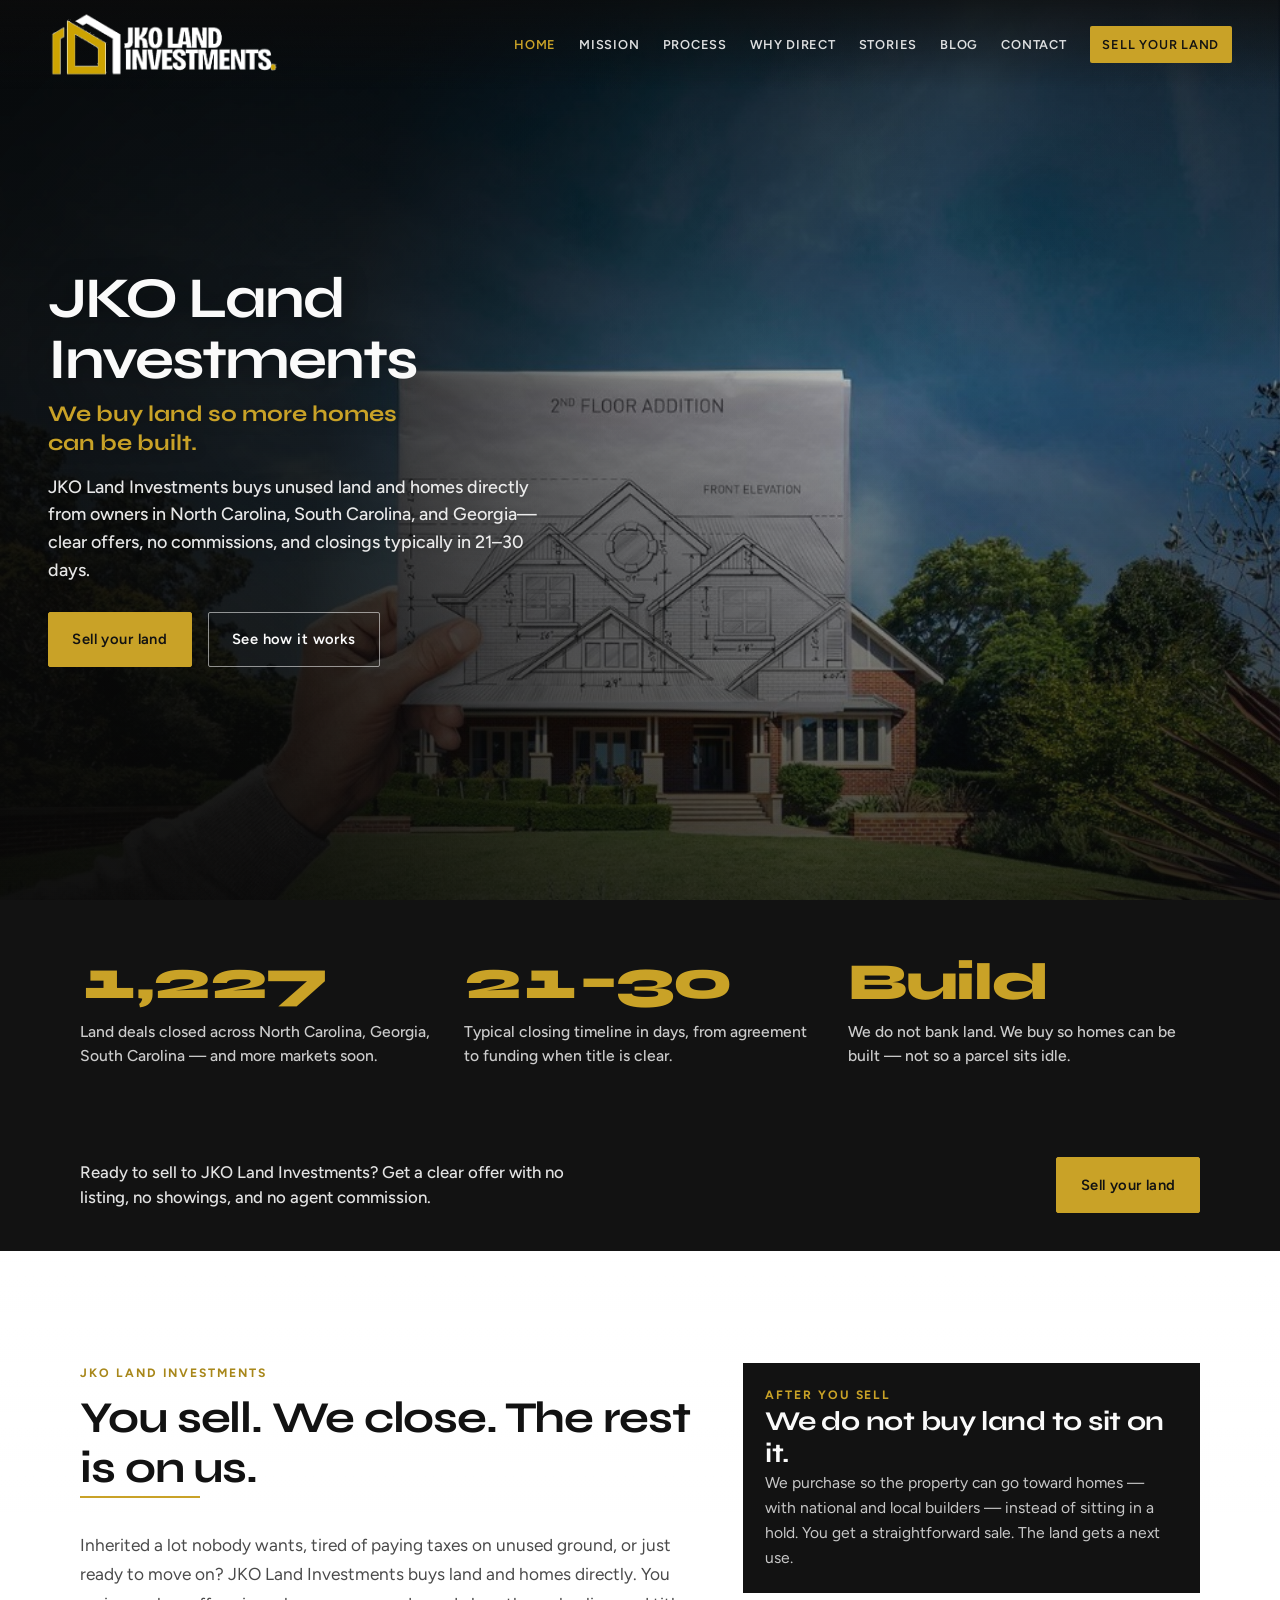
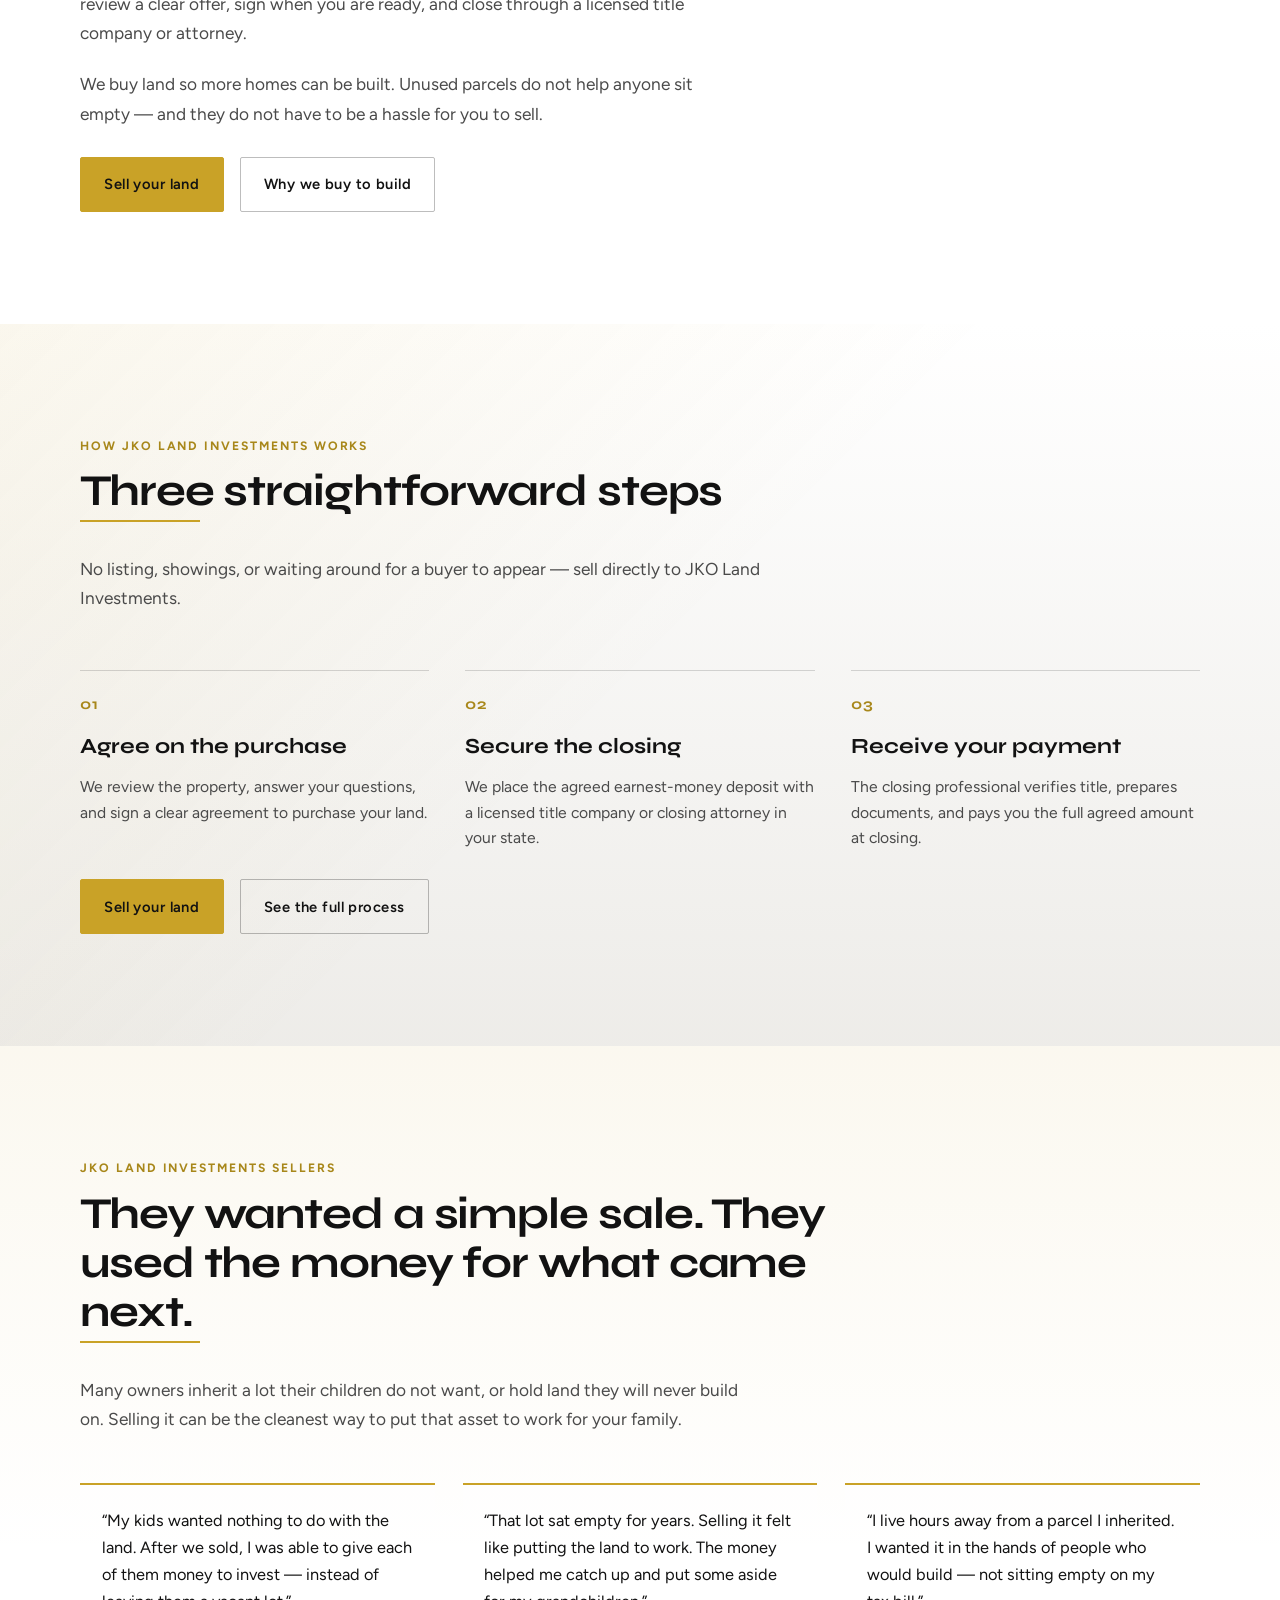
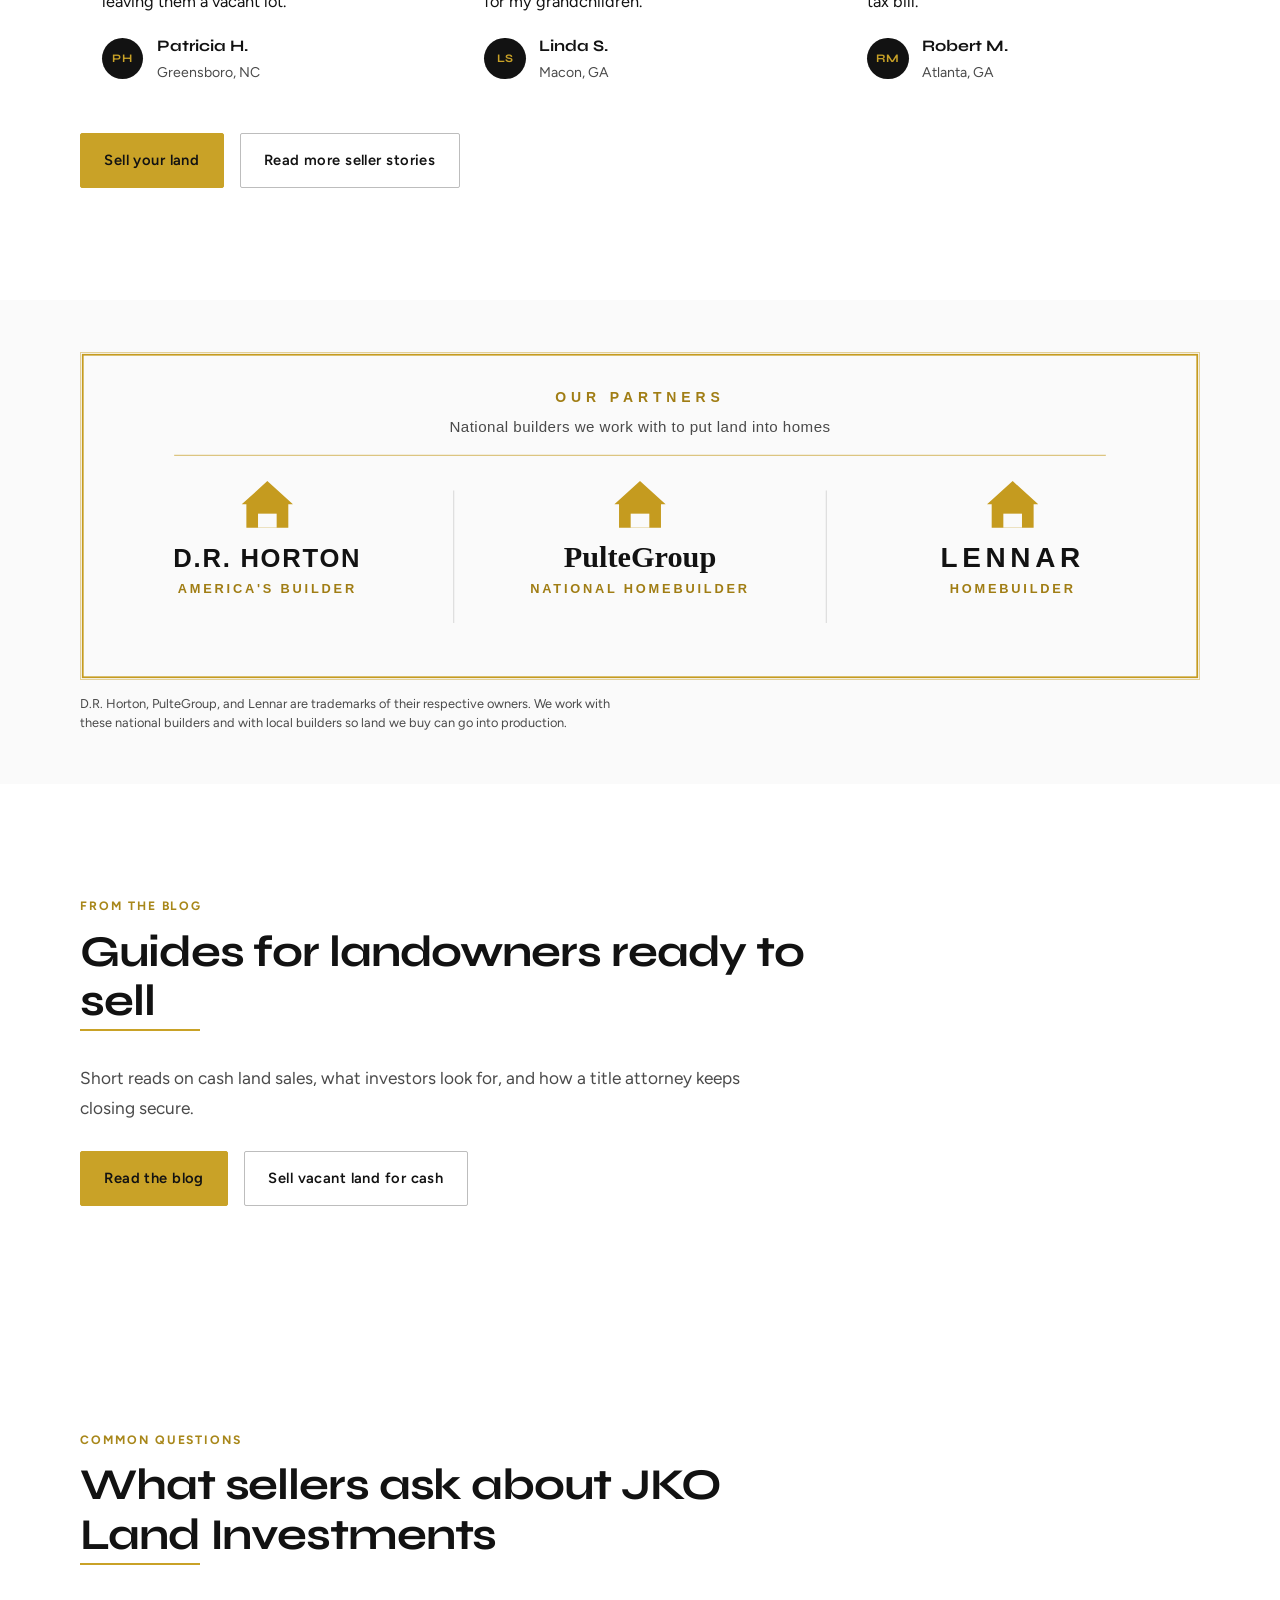
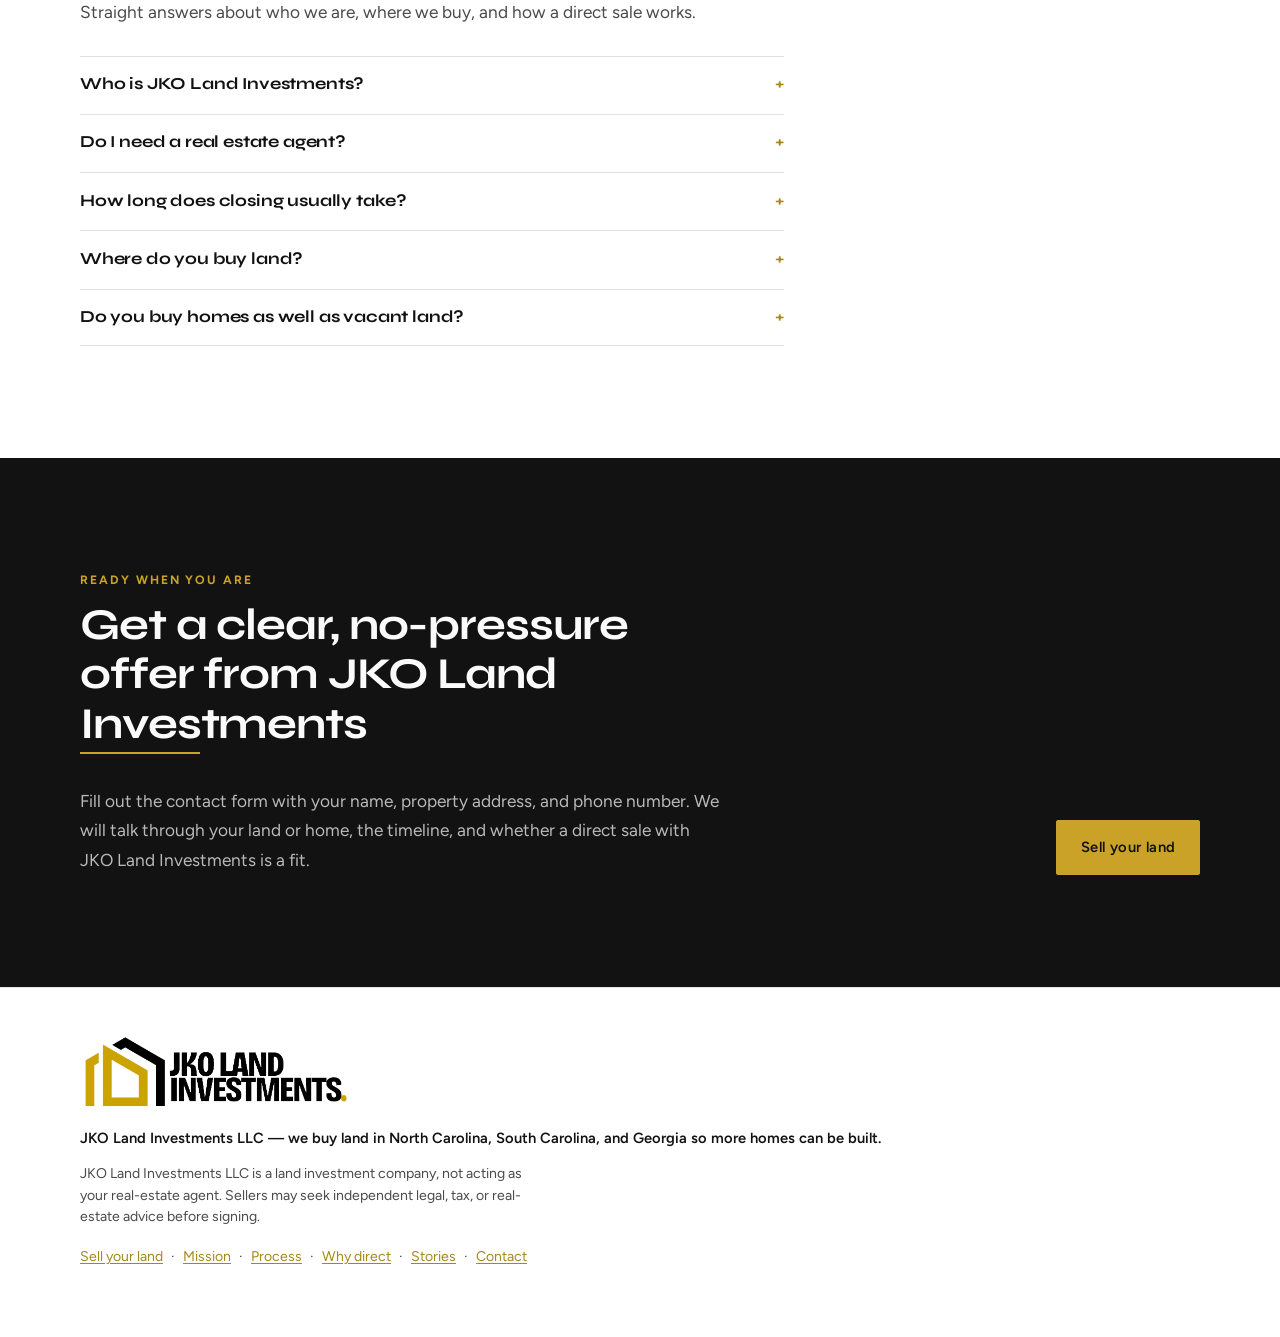
<file: index.html>
<!DOCTYPE html>
<html lang="en">
  <head>
    <meta charset="UTF-8" />
    <meta name="viewport" content="width=device-width, initial-scale=1.0" />
    <script>
      document.documentElement.classList.add("js");
    </script>
    <title>JKO Land Investments LLC - We buy vacant land for cash.</title>
    <meta
      name="description"
      content="JKO Land Investments LLC buys vacant land for cash in North Carolina, South Carolina, and Georgia. Fair offers, no agent hassle, no commissions—typical closings in 21–30 days."
    />
    <meta
      name="keywords"
      content="JKO Land Investments LLC, we buy vacant land for cash, sell vacant land, cash offer for land, North Carolina, South Carolina, Georgia"
    />
    <link rel="canonical" href="https://jkolandinvestments.com/" />
    <meta name="robots" content="index, follow, max-image-preview:large, max-snippet:-1" />
    <meta name="author" content="JKO Land Investments LLC" />
    <meta property="og:type" content="website" />
    <meta property="og:site_name" content="JKO Land Investments LLC" />
    <meta property="og:locale" content="en_US" />
    <meta property="og:url" content="https://jkolandinvestments.com/" />
    <meta
      property="og:title"
      content="JKO Land Investments LLC - We buy vacant land for cash."
    />
    <meta
      property="og:description"
      content="Sell vacant land for cash directly to JKO Land Investments LLC. Fair offers, no agent commissions, typical 21–30 day closings in NC, SC, and GA."
    />
    <meta property="og:image" content="https://jkolandinvestments.com/assets/hero.jpg" />
    <meta property="og:image:width" content="974" />
    <meta property="og:image:height" content="1024" />
    <meta property="og:image:alt" content="JKO Land Investments LLC - We buy vacant land for cash" />
    <meta name="twitter:card" content="summary_large_image" />
    <meta
      name="twitter:title"
      content="JKO Land Investments LLC - We buy vacant land for cash."
    />
    <meta
      name="twitter:description"
      content="Sell vacant land for cash. Fair offers, no commissions, typical 21–30 day closings in NC, SC, and GA."
    />
    <meta name="twitter:image" content="https://jkolandinvestments.com/assets/hero.jpg" />
    <script type="application/ld+json">
      {
        "@context": "https://schema.org",
        "@graph": [
          {
            "@type": ["Organization", "RealEstateAgent"],
            "@id": "https://jkolandinvestments.com/#organization",
            "name": "JKO Land Investments LLC",
            "alternateName": ["JKO Land Investments", "JKO"],
            "legalName": "JKO Land Investments LLC",
            "email": "acquisitions@jkolandinvestments.com",
            "url": "https://jkolandinvestments.com/",
            "logo": {
              "@type": "ImageObject",
              "url": "https://jkolandinvestments.com/assets/logo.png"
            },
            "image": "https://jkolandinvestments.com/assets/hero.jpg",
            "slogan": "We buy vacant land for cash.",
            "description": "JKO Land Investments LLC buys vacant land for cash from owners in North Carolina, South Carolina, and Georgia. Fair offers, no listing commissions, and closings through a licensed title company or attorney—typically in 21–30 days.",
            "areaServed": [
              { "@type": "State", "name": "North Carolina" },
              { "@type": "State", "name": "South Carolina" },
              { "@type": "State", "name": "Georgia" }
            ],
            "contactPoint": [
              {
                "@type": "ContactPoint",
                "email": "acquisitions@jkolandinvestments.com",
                "contactType": "sales",
                "areaServed": ["US-NC", "US-SC", "US-GA"],
                "availableLanguage": "English",
                "url": "https://jkolandinvestments.com/contact.html"
              }
            ],
            "knowsAbout": [
              "buying vacant land",
              "direct land purchase",
              "selling inherited land",
              "residential land for home building",
              "we buy land North Carolina",
              "we buy land South Carolina",
              "we buy land Georgia"
            ]
          },
          {
            "@type": "WebSite",
            "@id": "https://jkolandinvestments.com/#website",
            "url": "https://jkolandinvestments.com/",
            "name": "JKO Land Investments LLC",
            "alternateName": "JKO Land Investments",
            "description": "JKO Land Investments LLC - We buy vacant land for cash.",
            "publisher": { "@id": "https://jkolandinvestments.com/#organization" },
            "inLanguage": "en-US"
          },
          {
            "@type": "WebPage",
            "@id": "https://jkolandinvestments.com/#webpage",
            "url": "https://jkolandinvestments.com/",
            "name": "JKO Land Investments LLC - We buy vacant land for cash.",
            "isPartOf": { "@id": "https://jkolandinvestments.com/#website" },
            "about": { "@id": "https://jkolandinvestments.com/#organization" },
            "description": "JKO Land Investments LLC buys vacant land for cash in North Carolina, South Carolina, and Georgia. Fair offers, no commissions, typical closings in 21–30 days.",
            "inLanguage": "en-US",
            "primaryImageOfPage": {
              "@type": "ImageObject",
              "url": "https://jkolandinvestments.com/assets/hero.jpg"
            }
          },
          {
            "@type": "FAQPage",
            "@id": "https://jkolandinvestments.com/#faq",
            "mainEntity": [
              {
                "@type": "Question",
                "name": "Who is JKO Land Investments?",
                "acceptedAnswer": {
                  "@type": "Answer",
                  "text": "JKO Land Investments LLC is a land investment company that buys unused land and homes directly from owners in North Carolina, South Carolina, and Georgia so more homes can be built."
                }
              },
              {
                "@type": "Question",
                "name": "Do I need a real estate agent to sell land to JKO Land Investments?",
                "acceptedAnswer": {
                  "@type": "Answer",
                  "text": "No. You can sell directly to JKO Land Investments with no listing, no showings, and no agent commission. Closings still run through a licensed title company or attorney in your state."
                }
              },
              {
                "@type": "Question",
                "name": "How long does it take to sell land to JKO Land Investments?",
                "acceptedAnswer": {
                  "@type": "Answer",
                  "text": "Typical closings take 21–30 days from agreement to funding when title is clear, depending on title status and closing-provider requirements."
                }
              },
              {
                "@type": "Question",
                "name": "Where does JKO Land Investments buy land?",
                "acceptedAnswer": {
                  "@type": "Answer",
                  "text": "JKO Land Investments buys land and homes in North Carolina, South Carolina, and Georgia."
                }
              },
              {
                "@type": "Question",
                "name": "Does JKO Land Investments buy homes as well as vacant land?",
                "acceptedAnswer": {
                  "@type": "Answer",
                  "text": "Yes. JKO Land Investments buys unused land and homes directly from owners, then works toward putting properties into productive use rather than holding them idle."
                }
              }
            ]
          }
        ]
      }
    </script>
    <link rel="icon" href="assets/favicon.ico" sizes="any" />
    <link rel="icon" type="image/png" sizes="32x32" href="assets/favicon.png" />
    <link rel="icon" type="image/png" sizes="48x48" href="assets/favicon-48.png" />
    <link rel="apple-touch-icon" sizes="180x180" href="assets/apple-touch-icon.png" />
    <link rel="manifest" href="site.webmanifest" />
    <meta name="theme-color" content="#c9a227" />
    <link rel="preconnect" href="https://fonts.googleapis.com" />
    <link rel="preconnect" href="https://fonts.gstatic.com" crossorigin />
    <link
      href="https://fonts.googleapis.com/css2?family=Figtree:wght@400;500;600;700&family=Syne:wght@600;700;800&display=swap"
      rel="stylesheet"
    />
    <link rel="stylesheet" href="styles.css?v=20260912favicon" />
    <script defer src="script.js?v=20260912favicon"></script>
  </head>
  <body>
    <a class="skip-link" href="#main">Skip to content</a>
    <header class="site-header site-header-home" data-header>
      <a class="site-brand" href="index.html" aria-label="JKO Land Investments home">
        <img
          class="brand-light"
          src="assets/logo-light.png"
          alt=""
          width="799"
          height="318"
        />
        <img
          class="brand-dark"
          src="assets/logo.png"
          alt=""
          width="799"
          height="318"
        />
      </a>
      <button
        class="nav-toggle"
        type="button"
        aria-expanded="false"
        aria-controls="site-nav"
        aria-label="Open menu"
      >
        <span class="nav-toggle-bars" aria-hidden="true">
          <span></span><span></span><span></span>
        </span>
      </button>
      <nav id="site-nav" class="site-nav" aria-label="Primary">
        <a href="index.html" aria-current="page">Home</a>
        <a href="mission.html">Mission</a>
        <a href="process.html">Process</a>
        <a href="why-direct.html">Why direct</a>
        <a href="stories.html">Stories</a>
        <a href="blog.html">Blog</a>
        <a href="contact.html">Contact</a>
        <a class="nav-cta" href="contact.html">Sell your land</a>
      </nav>
    </header>

    <main id="main">
      <section class="hero" aria-label="Welcome">
        <div class="hero-media" aria-hidden="true">
          <img
            class="hero-image"
            src="assets/hero.jpg"
            alt=""
            width="974"
            height="1024"
          />
          <div class="hero-veil"></div>
        </div>
        <div class="hero-content">
          <h1>JKO Land Investments</h1>
          <p class="hero-purpose">We buy land so more homes can be built.</p>
          <p class="lede">
            JKO Land Investments buys unused land and homes directly from owners
            in North Carolina, South Carolina, and Georgia—clear offers, no
            commissions, and closings typically in 21–30 days.
          </p>
          <div class="cta-group">
            <a class="btn btn-primary" href="contact.html">Sell your land</a>
            <a class="btn btn-ghost" href="process.html">See how it works</a>
          </div>
        </div>
      </section>

      <section class="section proof" aria-label="Company snapshot">
        <div class="section-inner proof-grid reveal" data-reveal>
          <div class="proof-item">
            <p class="proof-value">1,227</p>
            <p class="proof-label">
              Land deals closed across North Carolina, Georgia, South Carolina —
              and more markets soon.
            </p>
          </div>
          <div class="proof-item">
            <p class="proof-value">21–30</p>
            <p class="proof-label">
              Typical closing timeline in days, from agreement to funding when
              title is clear.
            </p>
          </div>
          <div class="proof-item">
            <p class="proof-value proof-value-text">Build</p>
            <p class="proof-label">
              We do not bank land. We buy so homes can be built — not so a
              parcel sits idle.
            </p>
          </div>
        </div>
      </section>

      <section class="cta-band" aria-label="Sell your land">
        <div class="cta-band-inner reveal" data-reveal>
          <p>
            Ready to sell to JKO Land Investments? Get a clear offer with no
            listing, no showings, and no agent commission.
          </p>
          <a class="btn btn-primary" href="contact.html">Sell your land</a>
        </div>
      </section>

      <section class="section about">
        <div class="section-inner">
          <div class="mission-split">
            <header class="section-header reveal" data-reveal>
              <p class="eyebrow">JKO Land Investments</p>
              <h2 class="section-title" data-title>
                You sell. We close. The rest is on us.
              </h2>
              <p class="section-lede">
                Inherited a lot nobody wants, tired of paying taxes on unused
                ground, or just ready to move on? JKO Land Investments buys land
                and homes directly. You review a clear offer, sign when you are
                ready, and close through a licensed title company or attorney.
              </p>
              <p class="section-lede">
                We buy land so more homes can be built. Unused parcels do not
                help anyone sit empty — and they do not have to be a hassle for
                you to sell.
              </p>
              <p class="section-footer-link">
                <a class="btn btn-primary" href="contact.html">Sell your land</a>
                <a class="btn btn-ghost-ink" href="mission.html"
                  >Why we buy to build</a
                >
              </p>
            </header>
            <aside class="pledge reveal" data-reveal style="--delay: 120ms">
              <p class="pledge-kicker">After you sell</p>
              <p class="pledge-title">We do not buy land to sit on it.</p>
              <p class="pledge-body">
                We purchase so the property can go toward homes — with national
                and local builders — instead of sitting in a hold. You get a
                straightforward sale. The land gets a next use.
              </p>
            </aside>
          </div>
        </div>
      </section>

      <section class="section process">
        <div class="section-inner">
          <header class="section-header reveal" data-reveal>
            <p class="eyebrow">How JKO Land Investments works</p>
            <h2 class="section-title" data-title>Three straightforward steps</h2>
            <p class="section-lede">
              No listing, showings, or waiting around for a buyer to appear —
              sell directly to JKO Land Investments.
            </p>
          </header>

          <ol class="steps">
            <li class="step reveal" data-reveal style="--delay: 0ms">
              <span class="step-index" aria-hidden="true">01</span>
              <h3>Agree on the purchase</h3>
              <p>
                We review the property, answer your questions, and sign a clear
                agreement to purchase your land.
              </p>
            </li>
            <li class="step reveal" data-reveal style="--delay: 120ms">
              <span class="step-index" aria-hidden="true">02</span>
              <h3>Secure the closing</h3>
              <p>
                We place the agreed earnest-money deposit with a licensed title
                company or closing attorney in your state.
              </p>
            </li>
            <li class="step reveal" data-reveal style="--delay: 240ms">
              <span class="step-index" aria-hidden="true">03</span>
              <h3>Receive your payment</h3>
              <p>
                The closing professional verifies title, prepares documents, and
                pays you the full agreed amount at closing.
              </p>
            </li>
          </ol>
          <p class="section-footer-link reveal" data-reveal>
            <a class="btn btn-primary" href="contact.html">Sell your land</a>
            <a class="btn btn-ghost-ink" href="process.html"
              >See the full process</a
            >
          </p>
        </div>
      </section>

      <section class="section trust">
        <div class="section-inner">
          <header class="section-header reveal" data-reveal>
            <p class="eyebrow">JKO Land Investments sellers</p>
            <h2 class="section-title" data-title>
              They wanted a simple sale. They used the money for what came next.
            </h2>
            <p class="section-lede">
              Many owners inherit a lot their children do not want, or hold land
              they will never build on. Selling it can be the cleanest way to
              put that asset to work for your family.
            </p>
          </header>

          <div class="stories-preview">
            <article class="story-card reveal" data-reveal>
              <p class="story-quote">
                “My kids wanted nothing to do with the land. After we sold, I
                was able to give each of them money to invest — instead of
                leaving them a vacant lot.”
              </p>
              <footer>
                <span class="story-avatar" aria-hidden="true">PH</span>
                <cite>
                  <strong>Patricia H.</strong>
                  <span>Greensboro, NC</span>
                </cite>
              </footer>
            </article>
            <article class="story-card reveal" data-reveal style="--delay: 80ms">
              <p class="story-quote">
                “That lot sat empty for years. Selling it felt like putting the
                land to work. The money helped me catch up and put some aside
                for my grandchildren.”
              </p>
              <footer>
                <span class="story-avatar" aria-hidden="true">LS</span>
                <cite>
                  <strong>Linda S.</strong>
                  <span>Macon, GA</span>
                </cite>
              </footer>
            </article>
            <article
              class="story-card reveal"
              data-reveal
              style="--delay: 160ms"
            >
              <p class="story-quote">
                “I live hours away from a parcel I inherited. I wanted it in the
                hands of people who would build — not sitting empty on my tax
                bill.”
              </p>
              <footer>
                <span class="story-avatar" aria-hidden="true">RM</span>
                <cite>
                  <strong>Robert M.</strong>
                  <span>Atlanta, GA</span>
                </cite>
              </footer>
            </article>
          </div>
          <p class="section-footer-link reveal" data-reveal>
            <a class="btn btn-primary" href="contact.html">Sell your land</a>
            <a class="btn btn-ghost-ink" href="stories.html"
              >Read more seller stories</a
            >
          </p>
        </div>
      </section>

      <section class="partners" aria-label="Builder partners">
        <div class="partners-inner reveal" data-reveal>
          <img
            class="partners-graphic"
            src="assets/builder-partners.svg"
            alt="Our partners: D.R. Horton, PulteGroup, and Lennar"
            width="960"
            height="280"
          />
          <p class="partners-note">
            D.R. Horton, PulteGroup, and Lennar are trademarks of their
            respective owners. We work with these national builders and with
            local builders so land we buy can go into production.
          </p>
        </div>
      </section>


      <section class="section blog-promo">
        <div class="section-inner reveal" data-reveal>
          <header class="section-header">
            <p class="eyebrow">From the blog</p>
            <h2 class="section-title" data-title>Guides for landowners ready to sell</h2>
            <p class="section-lede">
              Short reads on cash land sales, what investors look for, and how a
              title attorney keeps closing secure.
            </p>
            <p class="section-footer-link">
              <a class="btn btn-primary" href="blog.html">Read the blog</a>
              <a class="btn btn-ghost-ink" href="blog-sell-vacant-land-for-cash.html"
                >Sell vacant land for cash</a
              >
            </p>
          </header>
        </div>
      </section>

      <section class="section faq" aria-labelledby="faq-title">
        <div class="section-inner">
          <header class="section-header reveal" data-reveal>
            <p class="eyebrow">Common questions</p>
            <h2 id="faq-title" class="section-title" data-title>
              What sellers ask about JKO Land Investments
            </h2>
            <p class="section-lede">
              Straight answers about who we are, where we buy, and how a direct
              sale works.
            </p>
          </header>
          <div class="faq-list">
            <details class="faq-item reveal" data-reveal>
              <summary>Who is JKO Land Investments?</summary>
              <p>
                JKO Land Investments LLC buys unused land and homes directly from
                owners in North Carolina, South Carolina, and Georgia so more
                homes can be built—not so parcels sit idle.
              </p>
            </details>
            <details class="faq-item reveal" data-reveal style="--delay: 60ms">
              <summary>Do I need a real estate agent?</summary>
              <p>
                No. Sell directly with no listing, no showings, and no agent
                commission. Closing still runs through a licensed title company
                or attorney in your state.
              </p>
            </details>
            <details class="faq-item reveal" data-reveal style="--delay: 120ms">
              <summary>How long does closing usually take?</summary>
              <p>
                Typically 21–30 days from agreement to funding when title is
                clear. Timing depends on title status and the closing provider.
              </p>
            </details>
            <details class="faq-item reveal" data-reveal style="--delay: 180ms">
              <summary>Where do you buy land?</summary>
              <p>
                North Carolina, South Carolina, and Georgia. Share your property
                details on our
                <a href="contact.html">contact form</a>.
              </p>
            </details>
            <details class="faq-item reveal" data-reveal style="--delay: 240ms">
              <summary>Do you buy homes as well as vacant land?</summary>
              <p>
                Yes. We buy unused land and homes, then work toward putting the
                property into productive use rather than holding it empty.
              </p>
            </details>
          </div>
        </div>
      </section>

      <section class="section guide">
        <div class="section-inner guide-inner reveal" data-reveal>
          <div>
            <p class="eyebrow">Ready when you are</p>
            <h2 class="section-title" data-title>
              Get a clear, no-pressure offer from JKO Land Investments
            </h2>
            <p class="section-lede">
              Fill out the contact form with your name, property address, and
              phone number. We will talk through your land or home, the
              timeline, and whether a direct sale with JKO Land Investments is a
              fit.
            </p>
          </div>
          <a class="btn btn-primary" href="contact.html">Sell your land</a>
        </div>
      </section>
    </main>

    <footer class="site-footer">
      <div class="footer-inner">
        <a class="footer-logo" href="index.html" aria-label="JKO Land Investments home">
          <img src="assets/logo.png" alt="JKO Land Investments" width="799" height="318" />
        </a>
        <p class="footer-tag">
          JKO Land Investments LLC — we buy land in North Carolina, South
          Carolina, and Georgia so more homes can be built.
        </p>
        <p class="footer-legal">
          JKO Land Investments LLC is a land investment company,
          not acting as your real-estate agent. Sellers may seek independent
          legal, tax, or real-estate advice before signing.
        </p>
        <p class="footer-links">
          <a href="contact.html">Sell your land</a>
          <span class="footer-sep" aria-hidden="true">·</span>
          <a href="mission.html">Mission</a>
          <span class="footer-sep" aria-hidden="true">·</span>
          <a href="process.html">Process</a>
          <span class="footer-sep" aria-hidden="true">·</span>
          <a href="why-direct.html">Why direct</a>
          <span class="footer-sep" aria-hidden="true">·</span>
          <a href="stories.html">Stories</a>
          <span class="footer-sep" aria-hidden="true">·</span>
          <a href="contact.html">Contact</a>
        </p>
        <p class="footer-links">
        </p>
      </div>
    </footer>
  </body>
</html>
</file>
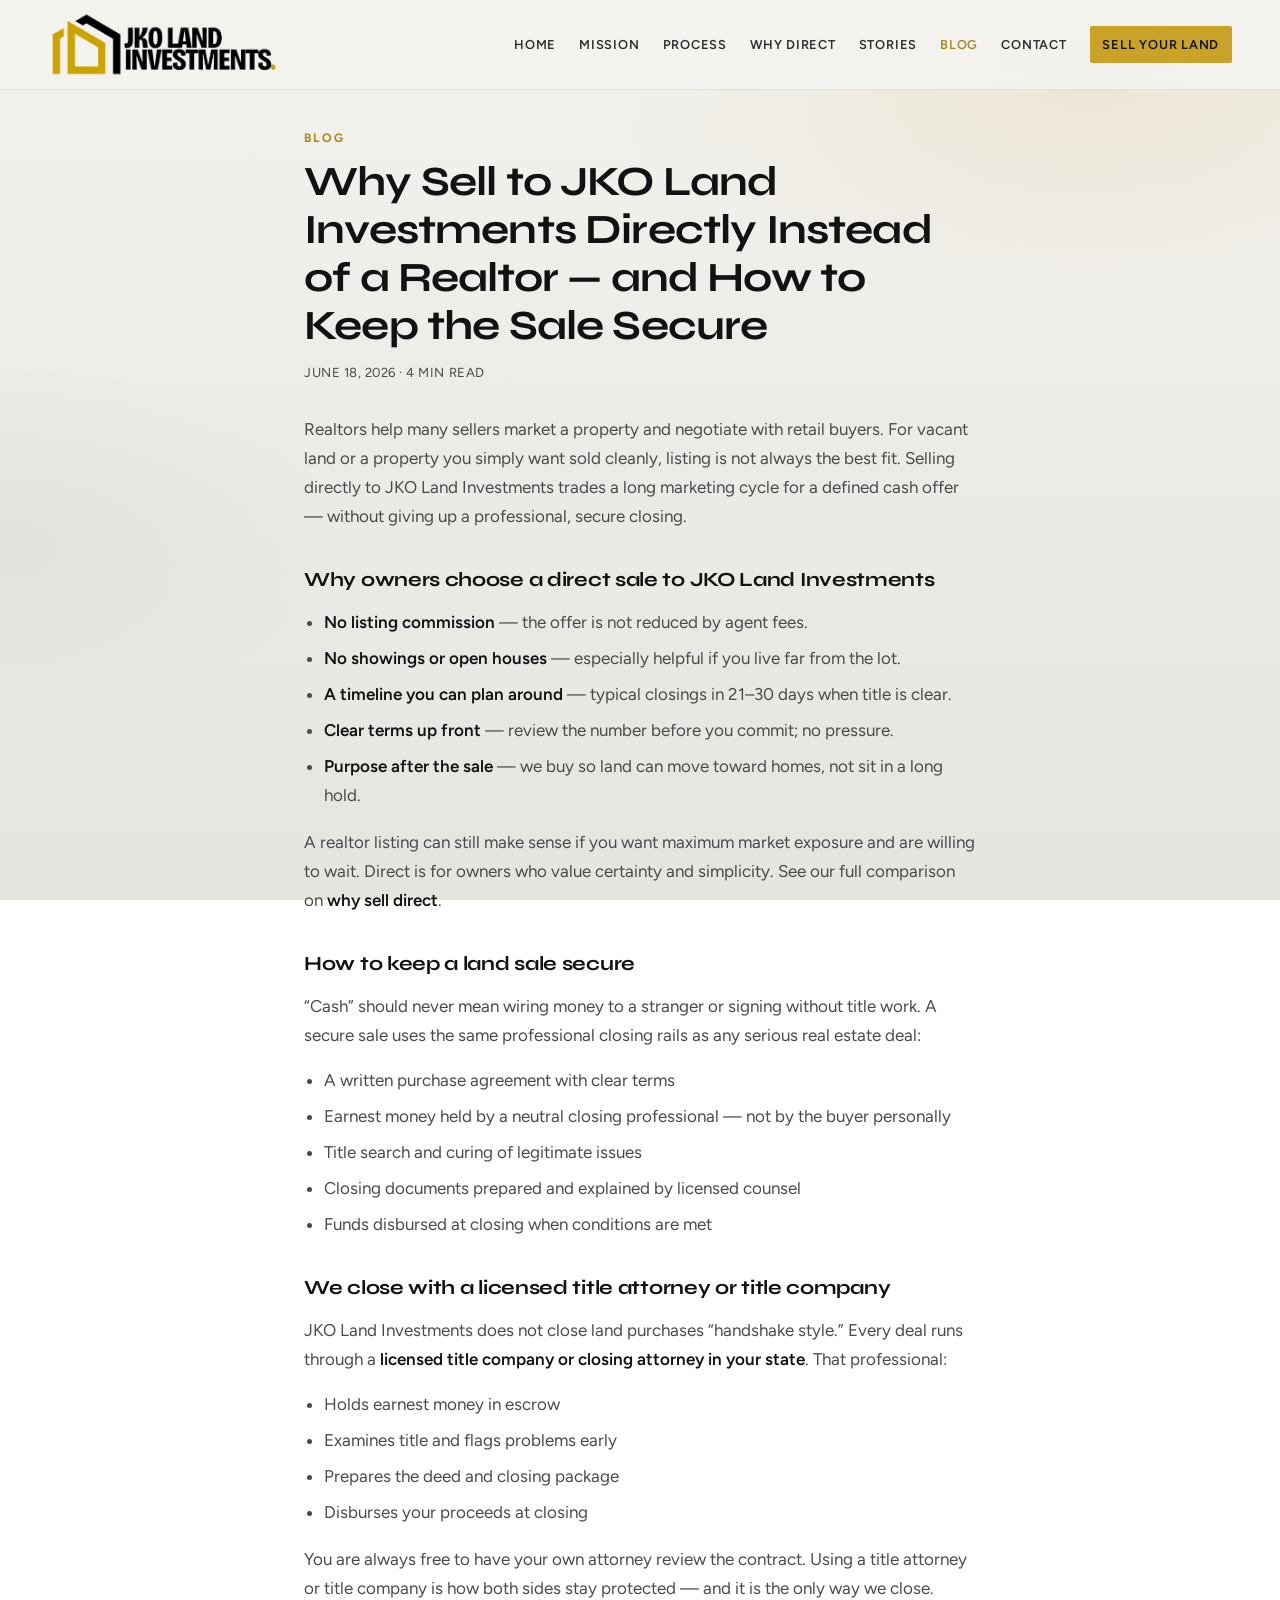
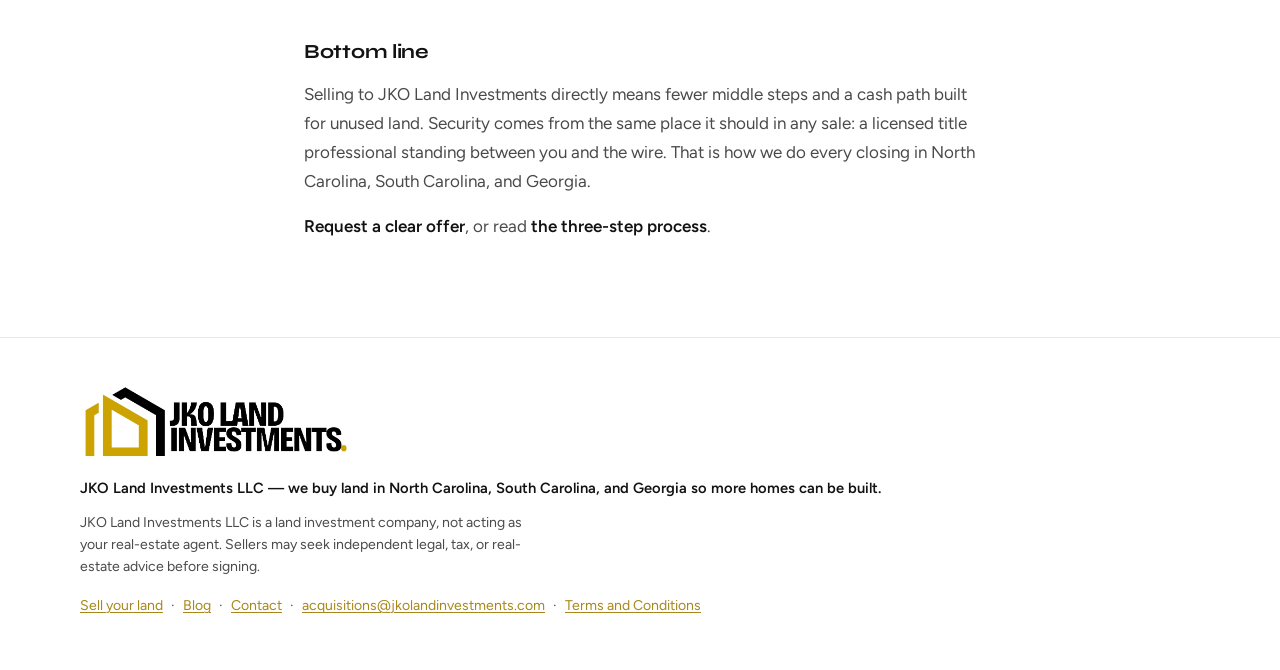
<file: blog-sell-direct-vs-realtor-secure-closing.html>
<!DOCTYPE html>
<html lang="en">
  <head>
    <meta charset="UTF-8" />
    <meta name="viewport" content="width=device-width, initial-scale=1.0" />
    <script>
      document.documentElement.classList.add("js");
    </script>
    <title>
      Sell to JKO Land Investments vs a Realtor — Secure Closings with a Title
      Attorney
    </title>
    <meta
      name="description"
      content="Why sell land directly to JKO Land Investments instead of listing with a realtor, and how a licensed title attorney or title company keeps your cash sale secure."
    />
    <link
      rel="canonical"
      href="https://jkolandinvestments.com/blog-sell-direct-vs-realtor-secure-closing.html"
    />
    <meta name="robots" content="index, follow" />
    <meta property="og:type" content="article" />
    <meta property="og:site_name" content="JKO Land Investments LLC" />
    <meta property="og:locale" content="en_US" />
    <meta
      property="og:url"
      content="https://jkolandinvestments.com/blog-sell-direct-vs-realtor-secure-closing.html"
    />
    <meta
      property="og:title"
      content="Sell to JKO Land Investments vs a Realtor — Secure Closings with a Title Attorney"
    />
    <meta
      property="og:description"
      content="Direct sale vs listing, plus why JKO Land Investments closes every deal through a licensed title attorney or title company."
    />
    <meta property="og:image" content="https://jkolandinvestments.com/assets/hero.jpg" />
    <meta name="twitter:card" content="summary_large_image" />
    <meta
      name="twitter:title"
      content="Sell to JKO Land Investments vs a Realtor — Secure Title Closings"
    />
    <meta
      name="twitter:description"
      content="Why sell direct, and how a title attorney keeps your land sale secure."
    />
    <meta name="twitter:image" content="https://jkolandinvestments.com/assets/hero.jpg" />
    <script type="application/ld+json">
      {
        "@context": "https://schema.org",
        "@type": "BlogPosting",
        "headline": "Why Sell to JKO Land Investments Directly Instead of a Realtor — and How to Keep the Sale Secure",
        "description": "Why sell land directly to JKO Land Investments instead of listing with a realtor, and how a title attorney keeps the sale secure.",
        "datePublished": "2026-06-18",
        "dateModified": "2026-06-18",
        "author": {
          "@type": "Organization",
          "name": "JKO Land Investments LLC"
        },
        "publisher": {
          "@type": "Organization",
          "name": "JKO Land Investments LLC",
          "logo": {
            "@type": "ImageObject",
            "url": "https://jkolandinvestments.com/assets/logo.png"
          }
        },
        "mainEntityOfPage": "https://jkolandinvestments.com/blog-sell-direct-vs-realtor-secure-closing.html",
        "image": "https://jkolandinvestments.com/assets/hero.jpg"
      }
    </script>
    <link rel="icon" href="assets/favicon.ico" sizes="any" />
    <link rel="icon" type="image/png" sizes="32x32" href="assets/favicon.png" />
    <link rel="icon" type="image/png" sizes="48x48" href="assets/favicon-48.png" />
    <link rel="apple-touch-icon" sizes="180x180" href="assets/apple-touch-icon.png" />
    <link rel="manifest" href="site.webmanifest" />
    <meta name="theme-color" content="#c9a227" />
    <link rel="preconnect" href="https://fonts.googleapis.com" />
    <link rel="preconnect" href="https://fonts.gstatic.com" crossorigin />
    <link
      href="https://fonts.googleapis.com/css2?family=Figtree:wght@400;500;600;700&family=Syne:wght@600;700;800&display=swap"
      rel="stylesheet"
    />
    <link rel="stylesheet" href="styles.css?v=20260912favicon" />
    <script defer src="script.js?v=20260912favicon"></script>
  </head>
  <body>
    <a class="skip-link" href="#main">Skip to content</a>
    <header class="site-header site-header-solid" data-header>
      <a class="site-brand" href="index.html" aria-label="JKO Land Investments home">
        <img class="brand-light" src="assets/logo-light.png" alt="" width="799" height="318" />
        <img class="brand-dark" src="assets/logo.png" alt="" width="799" height="318" />
      </a>
      <button
        class="nav-toggle"
        type="button"
        aria-expanded="false"
        aria-controls="site-nav"
        aria-label="Open menu"
      >
        <span class="nav-toggle-bars" aria-hidden="true">
          <span></span><span></span><span></span>
        </span>
      </button>
      <nav id="site-nav" class="site-nav" aria-label="Primary">
        <a href="index.html">Home</a>
        <a href="mission.html">Mission</a>
        <a href="process.html">Process</a>
        <a href="why-direct.html">Why direct</a>
        <a href="stories.html">Stories</a>
        <a href="blog.html" aria-current="page">Blog</a>
        <a href="contact.html">Contact</a>
        <a class="nav-cta" href="contact.html">Sell your land</a>
      </nav>
    </header>

    <main id="main" class="blog-post">
      <article class="blog-article">
        <header class="blog-article-header reveal" data-reveal>
          <p class="eyebrow"><a href="blog.html">Blog</a></p>
          <h1>
            Why Sell to JKO Land Investments Directly Instead of a Realtor —
            and How to Keep the Sale Secure
          </h1>
          <p class="blog-date">June 18, 2026 · 4 min read</p>
        </header>

        <div class="blog-body reveal" data-reveal>
          <p>
            Realtors help many sellers market a property and negotiate with
            retail buyers. For vacant land or a property you simply want sold
            cleanly, listing is not always the best fit. Selling directly to
            JKO Land Investments trades a long marketing cycle for a defined
            cash offer — without giving up a professional, secure closing.
          </p>

          <h2>Why owners choose a direct sale to JKO Land Investments</h2>
          <ul>
            <li>
              <strong>No listing commission</strong> — the offer is not reduced
              by agent fees.
            </li>
            <li>
              <strong>No showings or open houses</strong> — especially helpful
              if you live far from the lot.
            </li>
            <li>
              <strong>A timeline you can plan around</strong> — typical closings
              in 21–30 days when title is clear.
            </li>
            <li>
              <strong>Clear terms up front</strong> — review the number before
              you commit; no pressure.
            </li>
            <li>
              <strong>Purpose after the sale</strong> — we buy so land can move
              toward homes, not sit in a long hold.
            </li>
          </ul>
          <p>
            A realtor listing can still make sense if you want maximum market
            exposure and are willing to wait. Direct is for owners who value
            certainty and simplicity. See our full comparison on
            <a href="why-direct.html">why sell direct</a>.
          </p>

          <h2>How to keep a land sale secure</h2>
          <p>
            “Cash” should never mean wiring money to a stranger or signing
            without title work. A secure sale uses the same professional
            closing rails as any serious real estate deal:
          </p>
          <ul>
            <li>A written purchase agreement with clear terms</li>
            <li>
              Earnest money held by a neutral closing professional — not by the
              buyer personally
            </li>
            <li>Title search and curing of legitimate issues</li>
            <li>Closing documents prepared and explained by licensed counsel</li>
            <li>Funds disbursed at closing when conditions are met</li>
          </ul>

          <h2>We close with a licensed title attorney or title company</h2>
          <p>
            JKO Land Investments does not close land purchases “handshake style.”
            Every deal runs through a <strong>licensed title company or closing
            attorney in your state</strong>. That professional:
          </p>
          <ul>
            <li>Holds earnest money in escrow</li>
            <li>Examines title and flags problems early</li>
            <li>Prepares the deed and closing package</li>
            <li>Disburses your proceeds at closing</li>
          </ul>
          <p>
            You are always free to have your own attorney review the contract.
            Using a title attorney or title company is how both sides stay
            protected — and it is the only way we close.
          </p>

          <h2>Bottom line</h2>
          <p>
            Selling to JKO Land Investments directly means fewer middle steps and
            a cash path built for unused land. Security comes from the same place
            it should in any sale: a licensed title professional standing between
            you and the wire. That is how we do every closing in North Carolina,
            South Carolina, and Georgia.
          </p>

          <p>
            <a href="contact.html">Request a clear offer</a>, or read
            <a href="process.html">the three-step process</a>.
          </p>
        </div>
      </article>
    </main>

    <footer class="site-footer">
      <div class="footer-inner">
        <a class="footer-logo" href="index.html" aria-label="JKO Land Investments home">
          <img src="assets/logo.png" alt="JKO Land Investments" width="799" height="318" />
        </a>
        <p class="footer-tag">
          JKO Land Investments LLC — we buy land in North Carolina, South
          Carolina, and Georgia so more homes can be built.
        </p>
        <p class="footer-legal">
          JKO Land Investments LLC is a land investment company,
          not acting as your real-estate agent. Sellers may seek independent
          legal, tax, or real-estate advice before signing.
        </p>
        <p class="footer-links">
          <a href="contact.html">Sell your land</a>
          <span class="footer-sep" aria-hidden="true">·</span>
          <a href="blog.html">Blog</a>
          <span class="footer-sep" aria-hidden="true">·</span>
          <a href="contact.html">Contact</a>
          <span class="footer-sep" aria-hidden="true">·</span>
          <a href="mailto:acquisitions@jkolandinvestments.com">acquisitions@jkolandinvestments.com</a>
          <span class="footer-sep" aria-hidden="true">·</span>
          <a href="terms.html">Terms and Conditions</a>
        </p>
      </div>
    </footer>
  </body>
</html>
</file>
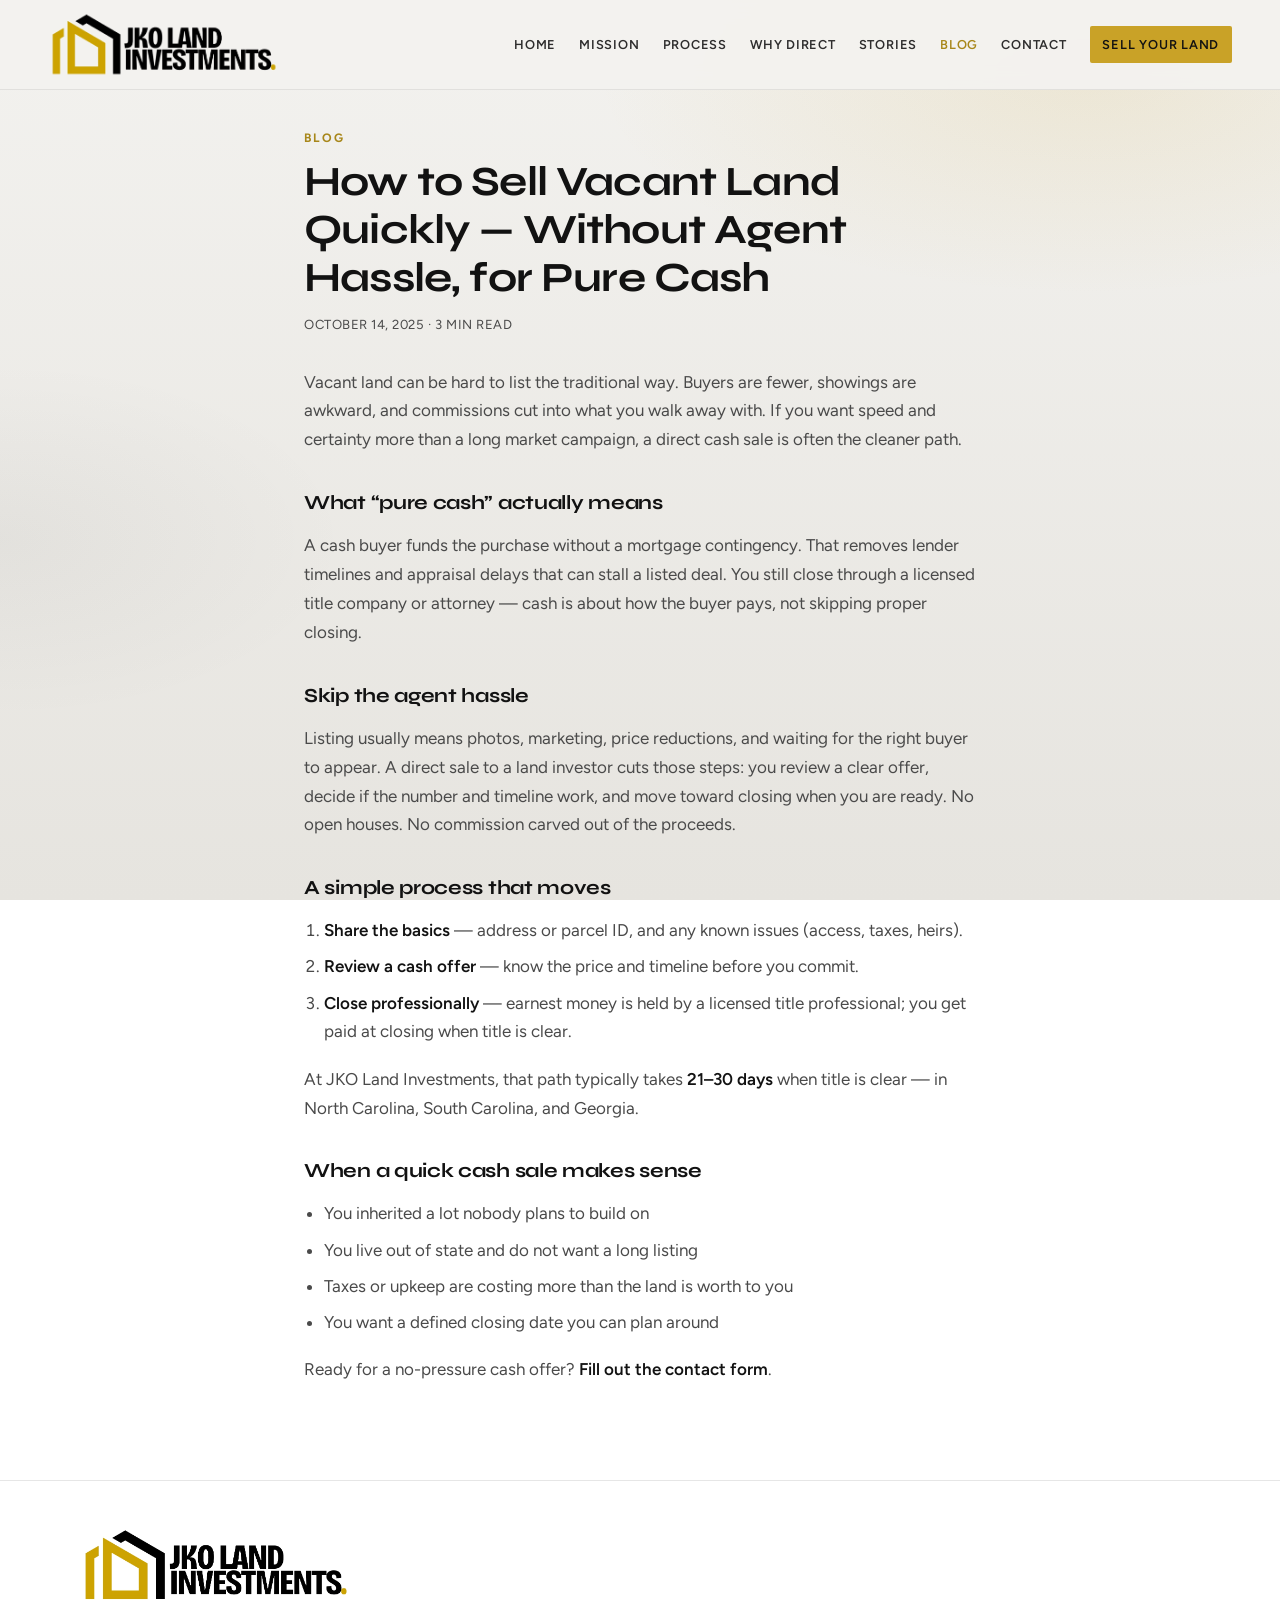
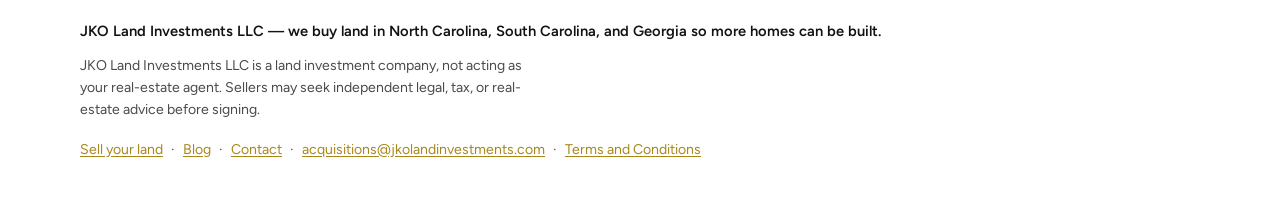
<file: blog-sell-vacant-land-for-cash.html>
<!DOCTYPE html>
<html lang="en">
  <head>
    <meta charset="UTF-8" />
    <meta name="viewport" content="width=device-width, initial-scale=1.0" />
    <script>
      document.documentElement.classList.add("js");
    </script>
    <title>
      How to Sell Vacant Land Quickly for Cash | JKO Land Investments
    </title>
    <meta
      name="description"
      content="Sell vacant land quickly for cash without listing or agent commissions. How a direct sale to JKO Land Investments works in NC, SC, and GA — typically in 21–30 days."
    />
    <link
      rel="canonical"
      href="https://jkolandinvestments.com/blog-sell-vacant-land-for-cash.html"
    />
    <meta name="robots" content="index, follow" />
    <meta property="og:type" content="article" />
    <meta property="og:site_name" content="JKO Land Investments LLC" />
    <meta property="og:locale" content="en_US" />
    <meta
      property="og:url"
      content="https://jkolandinvestments.com/blog-sell-vacant-land-for-cash.html"
    />
    <meta
      property="og:title"
      content="How to Sell Vacant Land Quickly for Cash | JKO Land Investments"
    />
    <meta
      property="og:description"
      content="Skip the agent hassle. Sell vacant land for cash with a clear offer and a typical 21–30 day closing."
    />
    <meta property="og:image" content="https://jkolandinvestments.com/assets/hero.jpg" />
    <meta name="twitter:card" content="summary_large_image" />
    <meta
      name="twitter:title"
      content="How to Sell Vacant Land Quickly for Cash"
    />
    <meta
      name="twitter:description"
      content="A no-hassle path to selling vacant land for cash in NC, SC, and GA."
    />
    <meta name="twitter:image" content="https://jkolandinvestments.com/assets/hero.jpg" />
    <script type="application/ld+json">
      {
        "@context": "https://schema.org",
        "@type": "BlogPosting",
        "headline": "How to Sell Vacant Land Quickly — Without Agent Hassle, for Pure Cash",
        "description": "Sell vacant land quickly for cash without listing or agent commissions through a direct sale.",
        "datePublished": "2025-10-14",
        "dateModified": "2025-10-14",
        "author": {
          "@type": "Organization",
          "name": "JKO Land Investments LLC"
        },
        "publisher": {
          "@type": "Organization",
          "name": "JKO Land Investments LLC",
          "logo": {
            "@type": "ImageObject",
            "url": "https://jkolandinvestments.com/assets/logo.png"
          }
        },
        "mainEntityOfPage": "https://jkolandinvestments.com/blog-sell-vacant-land-for-cash.html",
        "image": "https://jkolandinvestments.com/assets/hero.jpg"
      }
    </script>
    <link rel="icon" href="assets/favicon.ico" sizes="any" />
    <link rel="icon" type="image/png" sizes="32x32" href="assets/favicon.png" />
    <link rel="icon" type="image/png" sizes="48x48" href="assets/favicon-48.png" />
    <link rel="apple-touch-icon" sizes="180x180" href="assets/apple-touch-icon.png" />
    <link rel="manifest" href="site.webmanifest" />
    <meta name="theme-color" content="#c9a227" />
    <link rel="preconnect" href="https://fonts.googleapis.com" />
    <link rel="preconnect" href="https://fonts.gstatic.com" crossorigin />
    <link
      href="https://fonts.googleapis.com/css2?family=Figtree:wght@400;500;600;700&family=Syne:wght@600;700;800&display=swap"
      rel="stylesheet"
    />
    <link rel="stylesheet" href="styles.css?v=20260912favicon" />
    <script defer src="script.js?v=20260912favicon"></script>
  </head>
  <body>
    <a class="skip-link" href="#main">Skip to content</a>
    <header class="site-header site-header-solid" data-header>
      <a class="site-brand" href="index.html" aria-label="JKO Land Investments home">
        <img class="brand-light" src="assets/logo-light.png" alt="" width="799" height="318" />
        <img class="brand-dark" src="assets/logo.png" alt="" width="799" height="318" />
      </a>
      <button
        class="nav-toggle"
        type="button"
        aria-expanded="false"
        aria-controls="site-nav"
        aria-label="Open menu"
      >
        <span class="nav-toggle-bars" aria-hidden="true">
          <span></span><span></span><span></span>
        </span>
      </button>
      <nav id="site-nav" class="site-nav" aria-label="Primary">
        <a href="index.html">Home</a>
        <a href="mission.html">Mission</a>
        <a href="process.html">Process</a>
        <a href="why-direct.html">Why direct</a>
        <a href="stories.html">Stories</a>
        <a href="blog.html" aria-current="page">Blog</a>
        <a href="contact.html">Contact</a>
        <a class="nav-cta" href="contact.html">Sell your land</a>
      </nav>
    </header>

    <main id="main" class="blog-post">
      <article class="blog-article">
        <header class="blog-article-header reveal" data-reveal>
          <p class="eyebrow"><a href="blog.html">Blog</a></p>
          <h1>
            How to Sell Vacant Land Quickly — Without Agent Hassle, for Pure
            Cash
          </h1>
          <p class="blog-date">October 14, 2025 · 3 min read</p>
        </header>

        <div class="blog-body reveal" data-reveal>
          <p>
            Vacant land can be hard to list the traditional way. Buyers are
            fewer, showings are awkward, and commissions cut into what you walk
            away with. If you want speed and certainty more than a long market
            campaign, a direct cash sale is often the cleaner path.
          </p>

          <h2>What “pure cash” actually means</h2>
          <p>
            A cash buyer funds the purchase without a mortgage contingency. That
            removes lender timelines and appraisal delays that can stall a
            listed deal. You still close through a licensed title company or
            attorney — cash is about how the buyer pays, not skipping proper
            closing.
          </p>

          <h2>Skip the agent hassle</h2>
          <p>
            Listing usually means photos, marketing, price reductions, and
            waiting for the right buyer to appear. A direct sale to a land
            investor cuts those steps: you review a clear offer, decide if the
            number and timeline work, and move toward closing when you are
            ready. No open houses. No commission carved out of the proceeds.
          </p>

          <h2>A simple process that moves</h2>
          <ol>
            <li>
              <strong>Share the basics</strong> — address or parcel ID, and any
              known issues (access, taxes, heirs).
            </li>
            <li>
              <strong>Review a cash offer</strong> — know the price and timeline
              before you commit.
            </li>
            <li>
              <strong>Close professionally</strong> — earnest money is held by a
              licensed title professional; you get paid at closing when title is
              clear.
            </li>
          </ol>
          <p>
            At JKO Land Investments, that path typically takes
            <a href="process.html">21–30 days</a> when title is clear — in North
            Carolina, South Carolina, and Georgia.
          </p>

          <h2>When a quick cash sale makes sense</h2>
          <ul>
            <li>You inherited a lot nobody plans to build on</li>
            <li>You live out of state and do not want a long listing</li>
            <li>Taxes or upkeep are costing more than the land is worth to you</li>
            <li>You want a defined closing date you can plan around</li>
          </ul>

          <p>
            Ready for a no-pressure cash offer?
            <a href="contact.html">Fill out the contact form</a>.
          </p>
        </div>
      </article>
    </main>

    <footer class="site-footer">
      <div class="footer-inner">
        <a class="footer-logo" href="index.html" aria-label="JKO Land Investments home">
          <img src="assets/logo.png" alt="JKO Land Investments" width="799" height="318" />
        </a>
        <p class="footer-tag">
          JKO Land Investments LLC — we buy land in North Carolina, South
          Carolina, and Georgia so more homes can be built.
        </p>
        <p class="footer-legal">
          JKO Land Investments LLC is a land investment company,
          not acting as your real-estate agent. Sellers may seek independent
          legal, tax, or real-estate advice before signing.
        </p>
        <p class="footer-links">
          <a href="contact.html">Sell your land</a>
          <span class="footer-sep" aria-hidden="true">·</span>
          <a href="blog.html">Blog</a>
          <span class="footer-sep" aria-hidden="true">·</span>
          <a href="contact.html">Contact</a>
          <span class="footer-sep" aria-hidden="true">·</span>
          <a href="mailto:acquisitions@jkolandinvestments.com">acquisitions@jkolandinvestments.com</a>
          <span class="footer-sep" aria-hidden="true">·</span>
          <a href="terms.html">Terms and Conditions</a>
        </p>
      </div>
    </footer>
  </body>
</html>
</file>
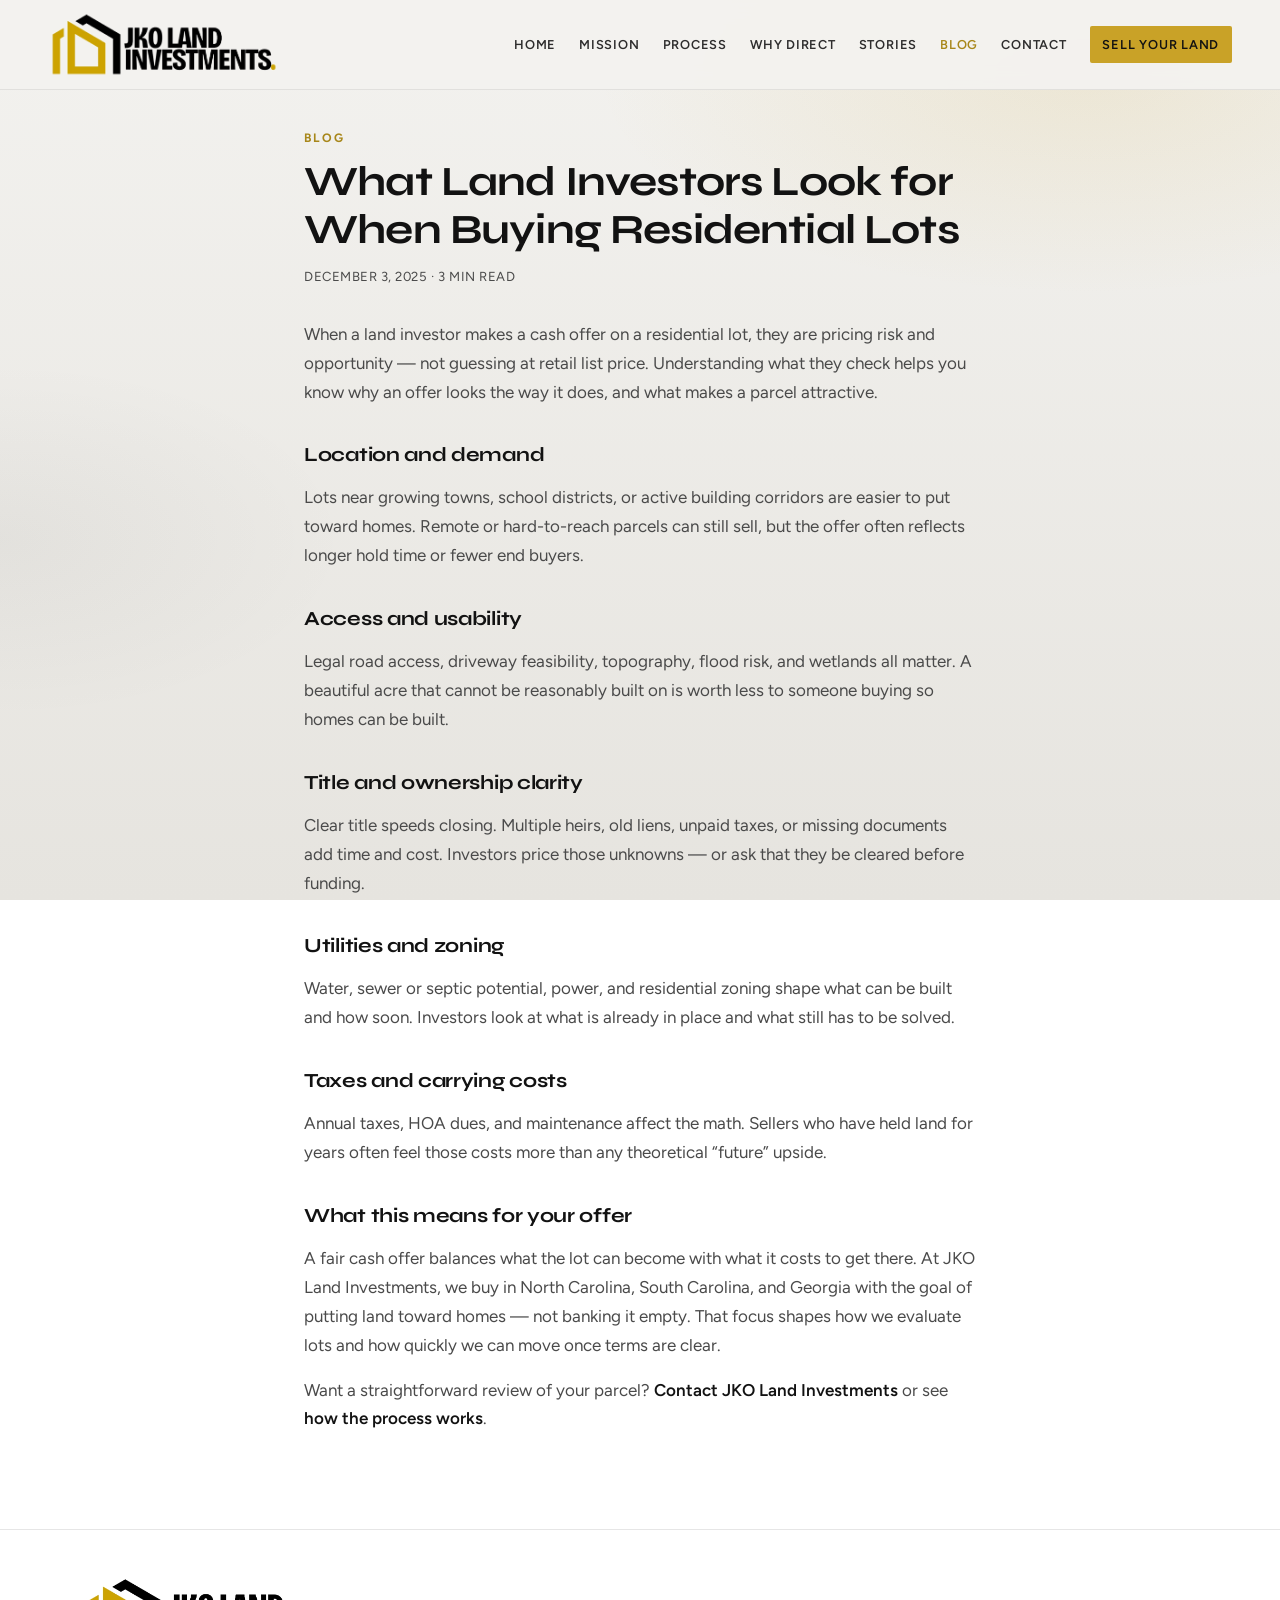
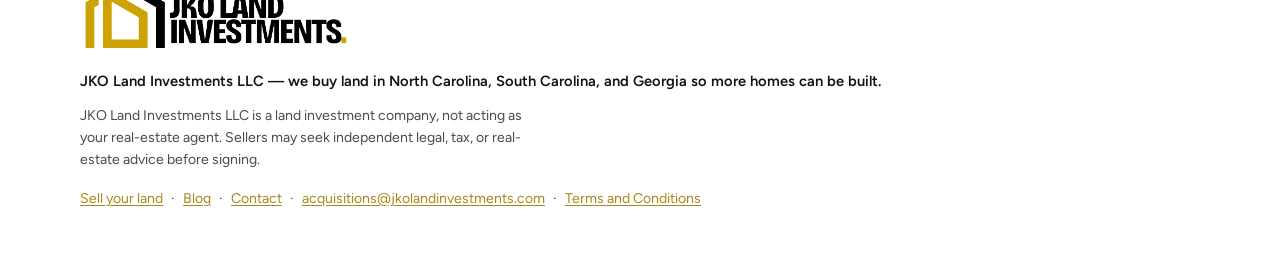
<file: blog-what-land-investors-look-for.html>
<!DOCTYPE html>
<html lang="en">
  <head>
    <meta charset="UTF-8" />
    <meta name="viewport" content="width=device-width, initial-scale=1.0" />
    <script>
      document.documentElement.classList.add("js");
    </script>
    <title>
      What Land Investors Look for in Residential Lots | JKO Land Investments
    </title>
    <meta
      name="description"
      content="What land investors evaluate when buying residential lots: location, access, title, utilities, zoning, and buildability — and how that shapes a fair cash offer."
    />
    <link
      rel="canonical"
      href="https://jkolandinvestments.com/blog-what-land-investors-look-for.html"
    />
    <meta name="robots" content="index, follow" />
    <meta property="og:type" content="article" />
    <meta property="og:site_name" content="JKO Land Investments LLC" />
    <meta property="og:locale" content="en_US" />
    <meta
      property="og:url"
      content="https://jkolandinvestments.com/blog-what-land-investors-look-for.html"
    />
    <meta
      property="og:title"
      content="What Land Investors Look for in Residential Lots | JKO Land Investments"
    />
    <meta
      property="og:description"
      content="Location, access, title, utilities, and buildability — how investors price residential lots."
    />
    <meta property="og:image" content="https://jkolandinvestments.com/assets/hero.jpg" />
    <meta name="twitter:card" content="summary_large_image" />
    <meta
      name="twitter:title"
      content="What Land Investors Look for in Residential Lots"
    />
    <meta
      name="twitter:description"
      content="The factors that shape a fair cash offer on a residential lot."
    />
    <meta name="twitter:image" content="https://jkolandinvestments.com/assets/hero.jpg" />
    <script type="application/ld+json">
      {
        "@context": "https://schema.org",
        "@type": "BlogPosting",
        "headline": "What Land Investors Look for When Buying Residential Lots",
        "description": "What land investors evaluate when buying residential lots and how that shapes a fair cash offer.",
        "datePublished": "2025-12-03",
        "dateModified": "2025-12-03",
        "author": {
          "@type": "Organization",
          "name": "JKO Land Investments LLC"
        },
        "publisher": {
          "@type": "Organization",
          "name": "JKO Land Investments LLC",
          "logo": {
            "@type": "ImageObject",
            "url": "https://jkolandinvestments.com/assets/logo.png"
          }
        },
        "mainEntityOfPage": "https://jkolandinvestments.com/blog-what-land-investors-look-for.html",
        "image": "https://jkolandinvestments.com/assets/hero.jpg"
      }
    </script>
    <link rel="icon" href="assets/favicon.ico" sizes="any" />
    <link rel="icon" type="image/png" sizes="32x32" href="assets/favicon.png" />
    <link rel="icon" type="image/png" sizes="48x48" href="assets/favicon-48.png" />
    <link rel="apple-touch-icon" sizes="180x180" href="assets/apple-touch-icon.png" />
    <link rel="manifest" href="site.webmanifest" />
    <meta name="theme-color" content="#c9a227" />
    <link rel="preconnect" href="https://fonts.googleapis.com" />
    <link rel="preconnect" href="https://fonts.gstatic.com" crossorigin />
    <link
      href="https://fonts.googleapis.com/css2?family=Figtree:wght@400;500;600;700&family=Syne:wght@600;700;800&display=swap"
      rel="stylesheet"
    />
    <link rel="stylesheet" href="styles.css?v=20260912favicon" />
    <script defer src="script.js?v=20260912favicon"></script>
  </head>
  <body>
    <a class="skip-link" href="#main">Skip to content</a>
    <header class="site-header site-header-solid" data-header>
      <a class="site-brand" href="index.html" aria-label="JKO Land Investments home">
        <img class="brand-light" src="assets/logo-light.png" alt="" width="799" height="318" />
        <img class="brand-dark" src="assets/logo.png" alt="" width="799" height="318" />
      </a>
      <button
        class="nav-toggle"
        type="button"
        aria-expanded="false"
        aria-controls="site-nav"
        aria-label="Open menu"
      >
        <span class="nav-toggle-bars" aria-hidden="true">
          <span></span><span></span><span></span>
        </span>
      </button>
      <nav id="site-nav" class="site-nav" aria-label="Primary">
        <a href="index.html">Home</a>
        <a href="mission.html">Mission</a>
        <a href="process.html">Process</a>
        <a href="why-direct.html">Why direct</a>
        <a href="stories.html">Stories</a>
        <a href="blog.html" aria-current="page">Blog</a>
        <a href="contact.html">Contact</a>
        <a class="nav-cta" href="contact.html">Sell your land</a>
      </nav>
    </header>

    <main id="main" class="blog-post">
      <article class="blog-article">
        <header class="blog-article-header reveal" data-reveal>
          <p class="eyebrow"><a href="blog.html">Blog</a></p>
          <h1>What Land Investors Look for When Buying Residential Lots</h1>
          <p class="blog-date">December 3, 2025 · 3 min read</p>
        </header>

        <div class="blog-body reveal" data-reveal>
          <p>
            When a land investor makes a cash offer on a residential lot, they
            are pricing risk and opportunity — not guessing at retail list
            price. Understanding what they check helps you know why an offer
            looks the way it does, and what makes a parcel attractive.
          </p>

          <h2>Location and demand</h2>
          <p>
            Lots near growing towns, school districts, or active building
            corridors are easier to put toward homes. Remote or hard-to-reach
            parcels can still sell, but the offer often reflects longer hold
            time or fewer end buyers.
          </p>

          <h2>Access and usability</h2>
          <p>
            Legal road access, driveway feasibility, topography, flood risk,
            and wetlands all matter. A beautiful acre that cannot be reasonably
            built on is worth less to someone buying so homes can be built.
          </p>

          <h2>Title and ownership clarity</h2>
          <p>
            Clear title speeds closing. Multiple heirs, old liens, unpaid taxes,
            or missing documents add time and cost. Investors price those
            unknowns — or ask that they be cleared before funding.
          </p>

          <h2>Utilities and zoning</h2>
          <p>
            Water, sewer or septic potential, power, and residential zoning
            shape what can be built and how soon. Investors look at what is
            already in place and what still has to be solved.
          </p>

          <h2>Taxes and carrying costs</h2>
          <p>
            Annual taxes, HOA dues, and maintenance affect the math. Sellers
            who have held land for years often feel those costs more than any
            theoretical “future” upside.
          </p>

          <h2>What this means for your offer</h2>
          <p>
            A fair cash offer balances what the lot can become with what it
            costs to get there. At JKO Land Investments, we buy in North
            Carolina, South Carolina, and Georgia with the goal of putting land
            toward homes — not banking it empty. That focus shapes how we
            evaluate lots and how quickly we can move once terms are clear.
          </p>

          <p>
            Want a straightforward review of your parcel?
            <a href="contact.html">Contact JKO Land Investments</a> or see
            <a href="process.html">how the process works</a>.
          </p>
        </div>
      </article>
    </main>

    <footer class="site-footer">
      <div class="footer-inner">
        <a class="footer-logo" href="index.html" aria-label="JKO Land Investments home">
          <img src="assets/logo.png" alt="JKO Land Investments" width="799" height="318" />
        </a>
        <p class="footer-tag">
          JKO Land Investments LLC — we buy land in North Carolina, South
          Carolina, and Georgia so more homes can be built.
        </p>
        <p class="footer-legal">
          JKO Land Investments LLC is a land investment company,
          not acting as your real-estate agent. Sellers may seek independent
          legal, tax, or real-estate advice before signing.
        </p>
        <p class="footer-links">
          <a href="contact.html">Sell your land</a>
          <span class="footer-sep" aria-hidden="true">·</span>
          <a href="blog.html">Blog</a>
          <span class="footer-sep" aria-hidden="true">·</span>
          <a href="contact.html">Contact</a>
          <span class="footer-sep" aria-hidden="true">·</span>
          <a href="mailto:acquisitions@jkolandinvestments.com">acquisitions@jkolandinvestments.com</a>
          <span class="footer-sep" aria-hidden="true">·</span>
          <a href="terms.html">Terms and Conditions</a>
        </p>
      </div>
    </footer>
  </body>
</html>
</file>
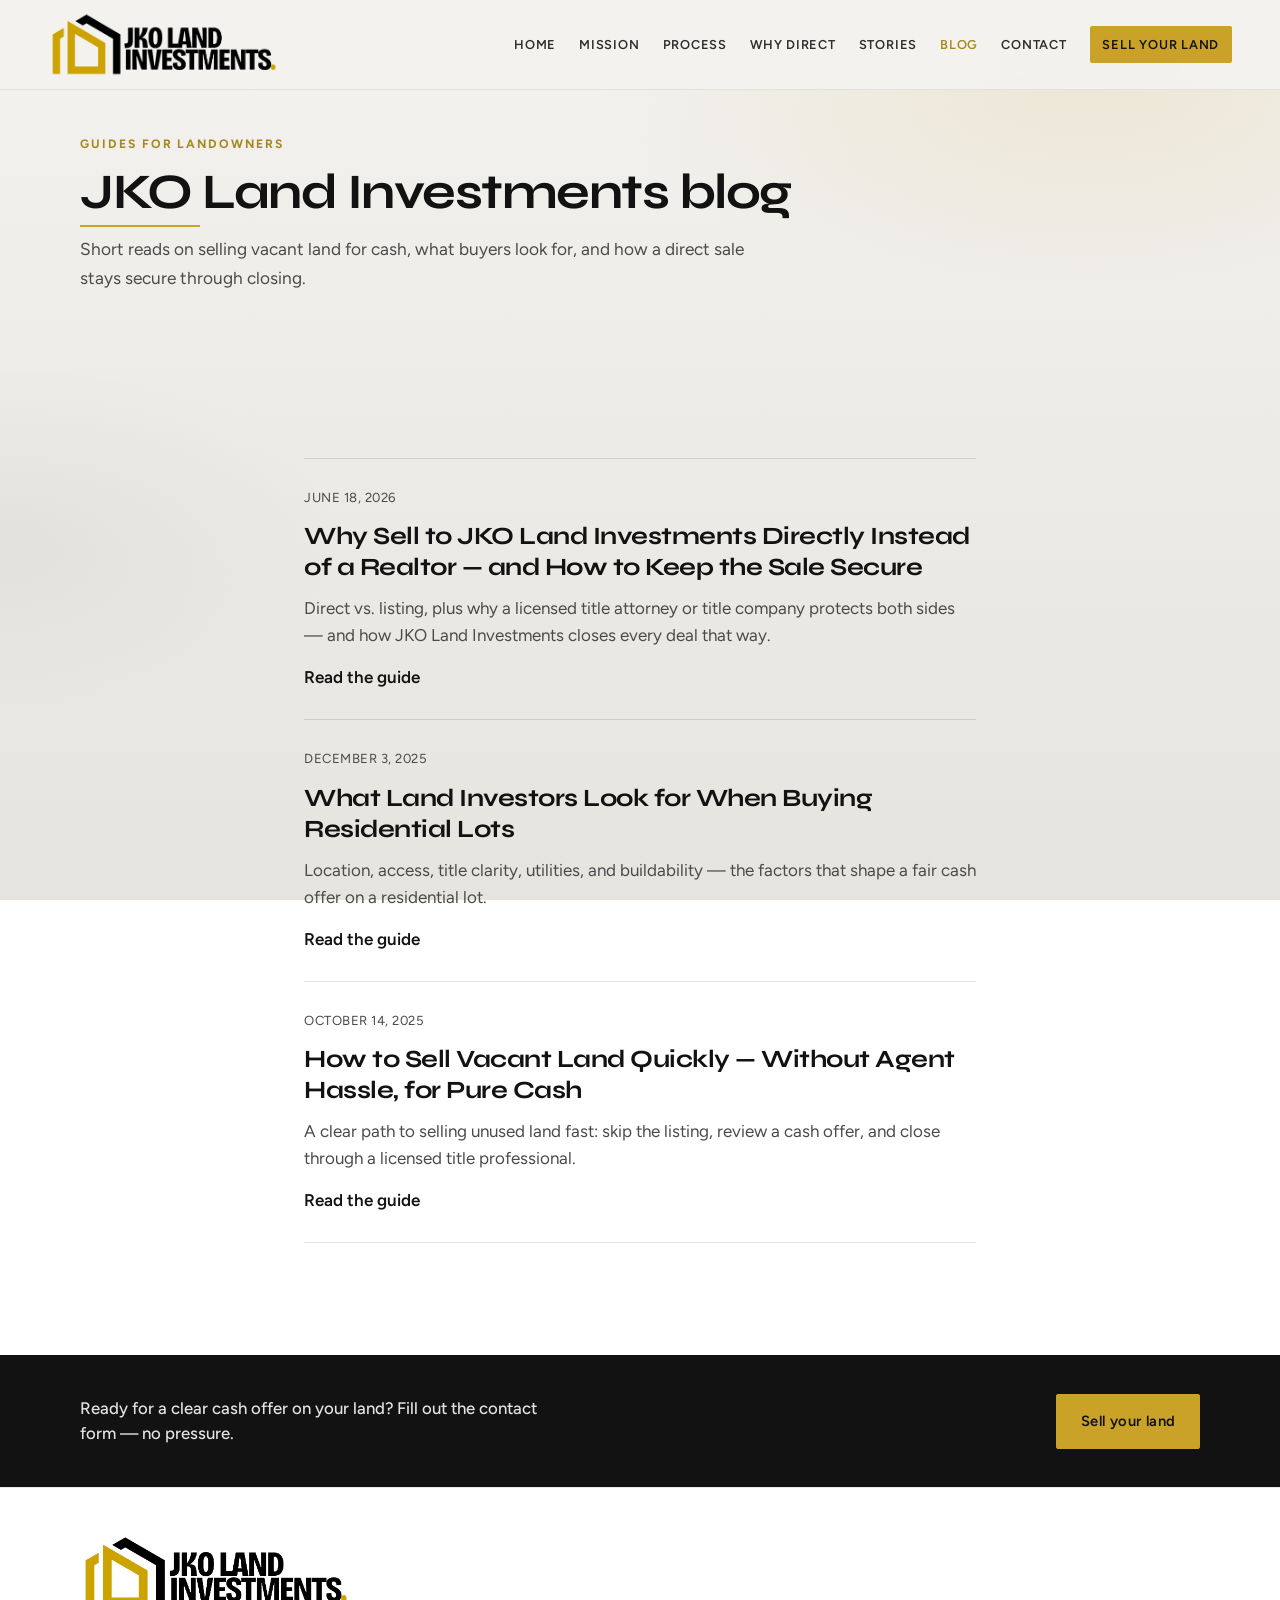
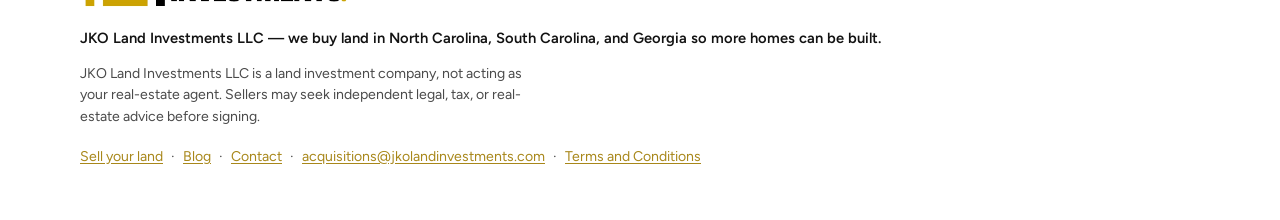
<file: blog.html>
<!DOCTYPE html>
<html lang="en">
  <head>
    <meta charset="UTF-8" />
    <meta name="viewport" content="width=device-width, initial-scale=1.0" />
    <script>
      document.documentElement.classList.add("js");
    </script>
    <title>Land Selling Blog | JKO Land Investments</title>
    <meta
      name="description"
      content="Short guides from JKO Land Investments on selling vacant land for cash, what land investors look for, and why a direct sale with a title attorney is more secure."
    />
    <link rel="canonical" href="https://jkolandinvestments.com/blog.html" />
    <meta name="robots" content="index, follow" />
    <meta property="og:type" content="website" />
    <meta property="og:site_name" content="JKO Land Investments LLC" />
    <meta property="og:locale" content="en_US" />
    <meta property="og:url" content="https://jkolandinvestments.com/blog.html" />
    <meta property="og:title" content="Land Selling Blog | JKO Land Investments" />
    <meta
      property="og:description"
      content="Mini guides on selling vacant land for cash, what investors look for, and secure closings with a title attorney."
    />
    <meta property="og:image" content="https://jkolandinvestments.com/assets/hero.jpg" />
    <meta name="twitter:card" content="summary_large_image" />
    <meta name="twitter:title" content="Land Selling Blog | JKO Land Investments" />
    <meta
      name="twitter:description"
      content="Short guides on cash land sales, investor criteria, and secure closings."
    />
    <meta name="twitter:image" content="https://jkolandinvestments.com/assets/hero.jpg" />
    <link rel="icon" href="assets/favicon.ico" sizes="any" />
    <link rel="icon" type="image/png" sizes="32x32" href="assets/favicon.png" />
    <link rel="icon" type="image/png" sizes="48x48" href="assets/favicon-48.png" />
    <link rel="apple-touch-icon" sizes="180x180" href="assets/apple-touch-icon.png" />
    <link rel="manifest" href="site.webmanifest" />
    <meta name="theme-color" content="#c9a227" />
    <link rel="preconnect" href="https://fonts.googleapis.com" />
    <link rel="preconnect" href="https://fonts.gstatic.com" crossorigin />
    <link
      href="https://fonts.googleapis.com/css2?family=Figtree:wght@400;500;600;700&family=Syne:wght@600;700;800&display=swap"
      rel="stylesheet"
    />
    <link rel="stylesheet" href="styles.css?v=20260912favicon" />
    <script defer src="script.js?v=20260912favicon"></script>
  </head>
  <body>
    <a class="skip-link" href="#main">Skip to content</a>
    <header class="site-header site-header-solid" data-header>
      <a class="site-brand" href="index.html" aria-label="JKO Land Investments home">
        <img
          class="brand-light"
          src="assets/logo-light.png"
          alt=""
          width="799"
          height="318"
        />
        <img
          class="brand-dark"
          src="assets/logo.png"
          alt=""
          width="799"
          height="318"
        />
      </a>
      <button
        class="nav-toggle"
        type="button"
        aria-expanded="false"
        aria-controls="site-nav"
        aria-label="Open menu"
      >
        <span class="nav-toggle-bars" aria-hidden="true">
          <span></span><span></span><span></span>
        </span>
      </button>
      <nav id="site-nav" class="site-nav" aria-label="Primary">
        <a href="index.html">Home</a>
        <a href="mission.html">Mission</a>
        <a href="process.html">Process</a>
        <a href="why-direct.html">Why direct</a>
        <a href="stories.html">Stories</a>
        <a href="blog.html" aria-current="page">Blog</a>
        <a href="contact.html">Contact</a>
        <a class="nav-cta" href="contact.html">Sell your land</a>
      </nav>
    </header>

    <main id="main">
      <header class="page-hero">
        <div class="page-hero-inner reveal" data-reveal>
          <p class="eyebrow">Guides for landowners</p>
          <h1 class="section-title" data-title>JKO Land Investments blog</h1>
          <p class="page-lede">
            Short reads on selling vacant land for cash, what buyers look for,
            and how a direct sale stays secure through closing.
          </p>
        </div>
      </header>

      <section class="section blog-index">
        <div class="section-inner blog-index-list">
          <article class="blog-teaser reveal" data-reveal>
            <p class="blog-date">June 18, 2026</p>
            <h2>
              <a href="blog-sell-direct-vs-realtor-secure-closing.html"
                >Why Sell to JKO Land Investments Directly Instead of a Realtor
                — and How to Keep the Sale Secure</a
              >
            </h2>
            <p>
              Direct vs. listing, plus why a licensed title attorney or title
              company protects both sides — and how JKO Land Investments closes
              every deal that way.
            </p>
            <a
              class="text-link"
              href="blog-sell-direct-vs-realtor-secure-closing.html"
              >Read the guide</a
            >
          </article>

          <article class="blog-teaser reveal" data-reveal style="--delay: 80ms">
            <p class="blog-date">December 3, 2025</p>
            <h2>
              <a href="blog-what-land-investors-look-for.html"
                >What Land Investors Look for When Buying Residential Lots</a
              >
            </h2>
            <p>
              Location, access, title clarity, utilities, and buildability —
              the factors that shape a fair cash offer on a residential lot.
            </p>
            <a class="text-link" href="blog-what-land-investors-look-for.html"
              >Read the guide</a
            >
          </article>

          <article class="blog-teaser reveal" data-reveal style="--delay: 160ms">
            <p class="blog-date">October 14, 2025</p>
            <h2>
              <a href="blog-sell-vacant-land-for-cash.html"
                >How to Sell Vacant Land Quickly — Without Agent Hassle, for Pure
                Cash</a
              >
            </h2>
            <p>
              A clear path to selling unused land fast: skip the listing,
              review a cash offer, and close through a licensed title
              professional.
            </p>
            <a class="text-link" href="blog-sell-vacant-land-for-cash.html"
              >Read the guide</a
            >
          </article>
        </div>
      </section>

      <section class="cta-band" aria-label="Sell your land">
        <div class="cta-band-inner reveal" data-reveal>
          <p>
            Ready for a clear cash offer on your land? Fill out the contact form
            — no pressure.
          </p>
          <a class="btn btn-primary" href="contact.html">Sell your land</a>
        </div>
      </section>
    </main>

    <footer class="site-footer">
      <div class="footer-inner">
        <a class="footer-logo" href="index.html" aria-label="JKO Land Investments home">
          <img src="assets/logo.png" alt="JKO Land Investments" width="799" height="318" />
        </a>
        <p class="footer-tag">
          JKO Land Investments LLC — we buy land in North Carolina, South
          Carolina, and Georgia so more homes can be built.
        </p>
        <p class="footer-legal">
          JKO Land Investments LLC is a land investment company,
          not acting as your real-estate agent. Sellers may seek independent
          legal, tax, or real-estate advice before signing.
        </p>
        <p class="footer-links">
          <a href="contact.html">Sell your land</a>
          <span class="footer-sep" aria-hidden="true">·</span>
          <a href="blog.html">Blog</a>
          <span class="footer-sep" aria-hidden="true">·</span>
          <a href="contact.html">Contact</a>
          <span class="footer-sep" aria-hidden="true">·</span>
          <a href="mailto:acquisitions@jkolandinvestments.com">acquisitions@jkolandinvestments.com</a>
          <span class="footer-sep" aria-hidden="true">·</span>
          <a href="terms.html">Terms and Conditions</a>
        </p>
      </div>
    </footer>
  </body>
</html>
</file>
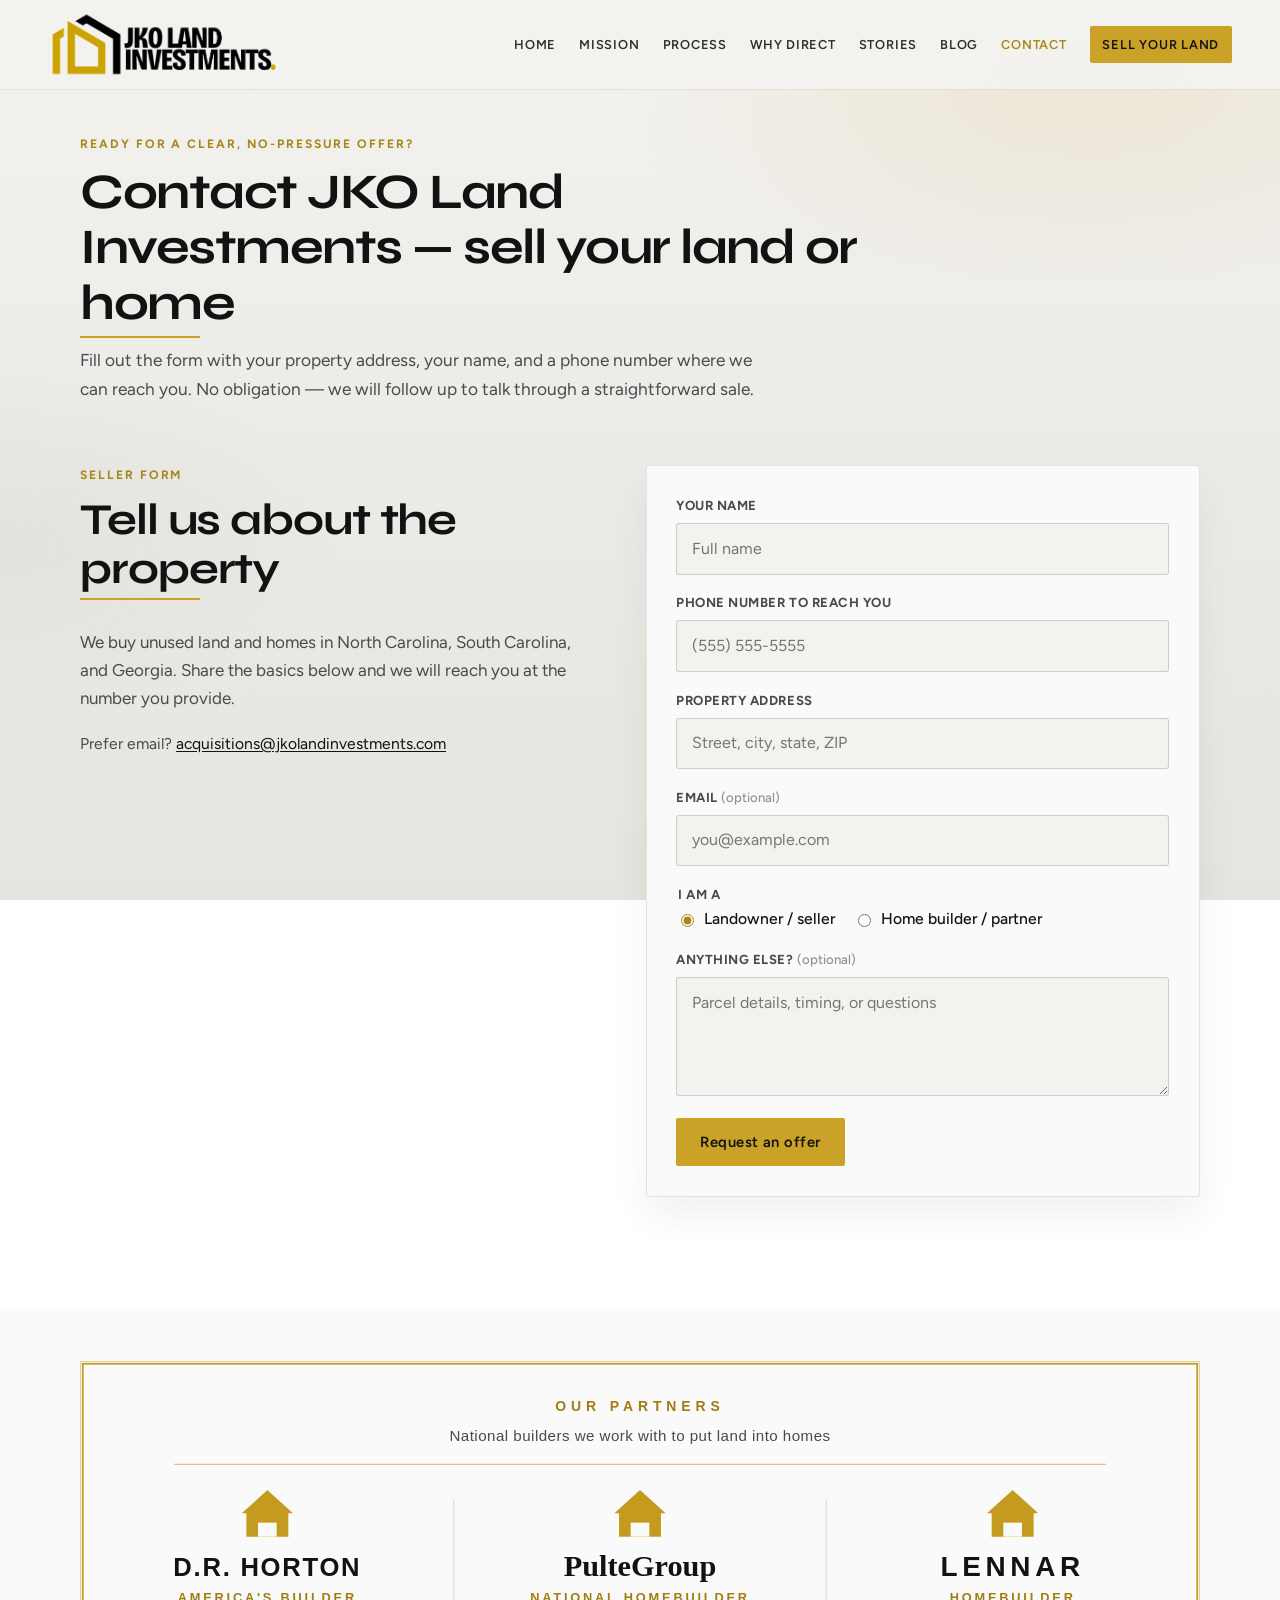
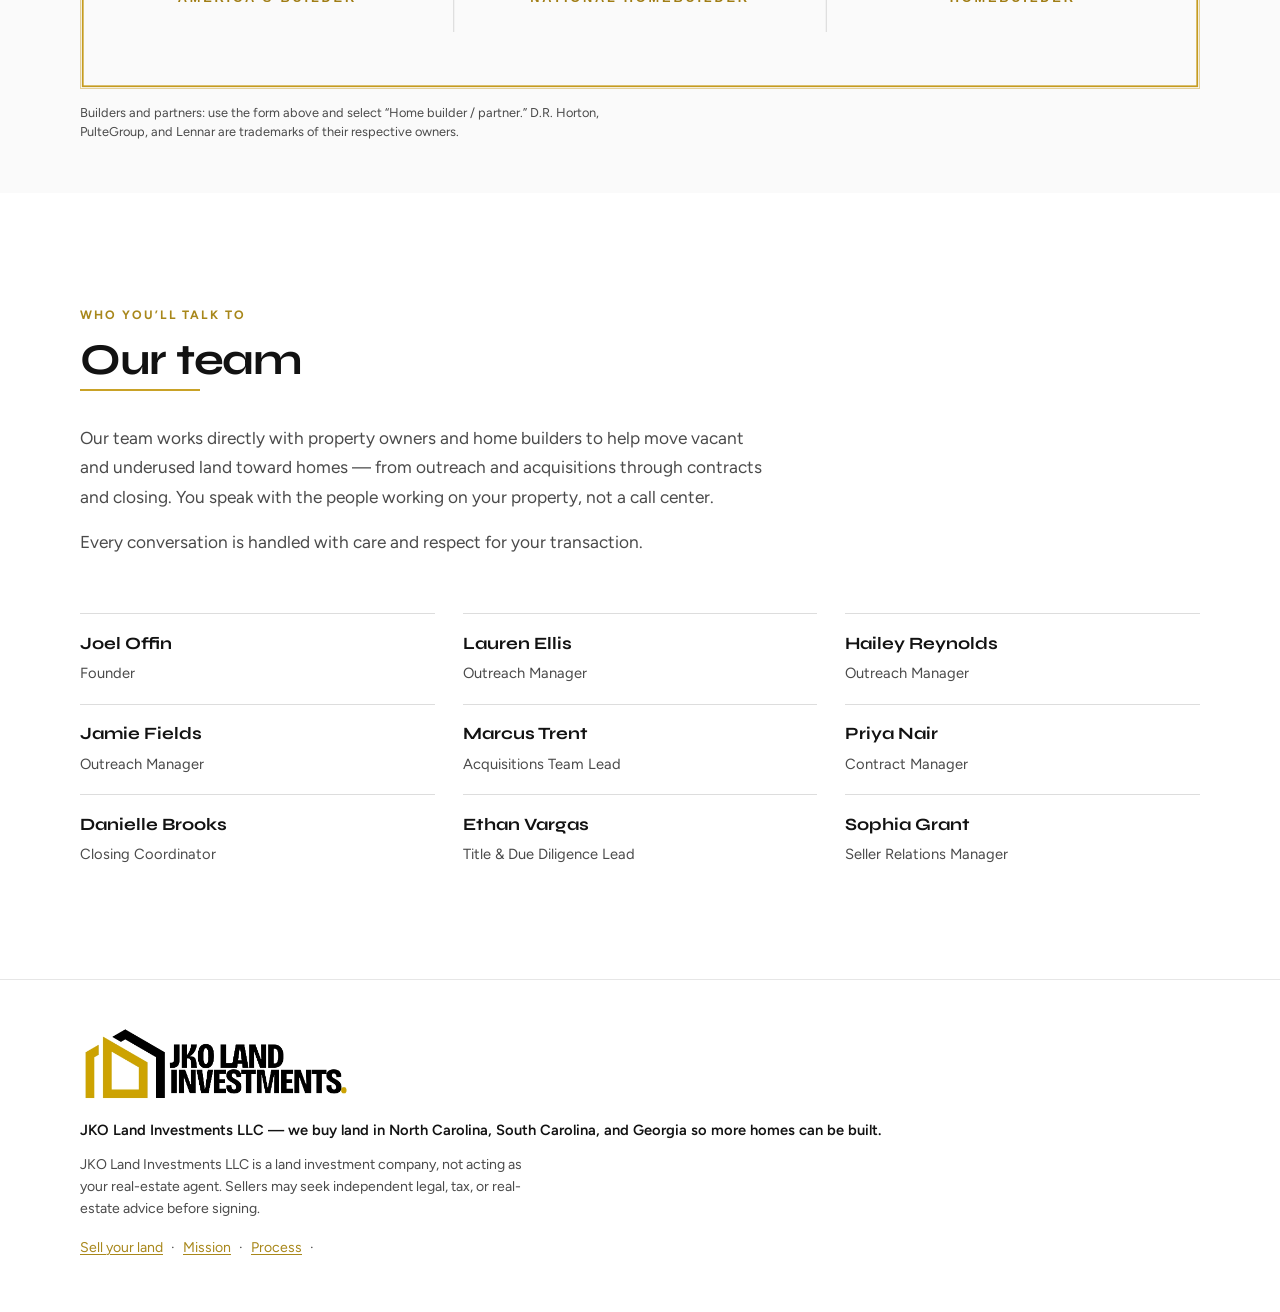
<file: contact.html>
<!DOCTYPE html>
<html lang="en">
  <head>
    <meta charset="UTF-8" />
    <meta name="viewport" content="width=device-width, initial-scale=1.0" />
    <script>
      document.documentElement.classList.add("js");
    </script>
    <title>Contact JKO Land Investments — Sell Land in NC, SC &amp; GA</title>
    <meta
      name="description"
      content="Tell JKO Land Investments about your land or home in North Carolina, Georgia, or South Carolina. Share your name, property address, and phone number for a no-pressure offer."
    />
    <link rel="canonical" href="https://jkolandinvestments.com/contact.html" />
    <meta name="robots" content="index, follow" />
    <meta property="og:type" content="website" />
    <meta property="og:site_name" content="JKO Land Investments LLC" />
    <meta property="og:locale" content="en_US" />
    <meta property="og:url" content="https://jkolandinvestments.com/contact.html" />
    <meta
      property="og:title"
      content="Contact JKO Land Investments — Sell Land in NC, SC &amp; GA"
    />
    <meta
      property="og:description"
      content="Fill out the form with your name, property address, and phone number for a no-pressure offer in NC, GA, or SC."
    />
    <meta property="og:image" content="https://jkolandinvestments.com/assets/hero.jpg" />
    <meta name="twitter:card" content="summary_large_image" />
    <meta
      name="twitter:title"
      content="Contact JKO Land Investments — Sell Land in NC, SC &amp; GA"
    />
    <meta
      name="twitter:description"
      content="No-pressure land offers in North Carolina, Georgia, and South Carolina."
    />
    <meta name="twitter:image" content="https://jkolandinvestments.com/assets/hero.jpg" />
    <script type="application/ld+json">
      {
        "@context": "https://schema.org",
        "@type": "ContactPage",
        "name": "Contact JKO Land Investments",
        "url": "https://jkolandinvestments.com/contact.html",
        "description": "Contact JKO Land Investments for a no-pressure land or home offer in North Carolina, Georgia, or South Carolina.",
        "mainEntity": {
          "@type": "Organization",
          "name": "JKO Land Investments LLC",
          "url": "https://jkolandinvestments.com/",
          "email": "acquisitions@jkolandinvestments.com",
          "contactPoint": [
            {
              "@type": "ContactPoint",
              "email": "acquisitions@jkolandinvestments.com",
              "contactType": "sales",
              "areaServed": ["US-NC", "US-SC", "US-GA"],
              "availableLanguage": "English"
            }
          ]
        }
      }
    </script>
    <link rel="icon" href="assets/favicon.ico" sizes="any" />
    <link rel="icon" type="image/png" sizes="32x32" href="assets/favicon.png" />
    <link rel="icon" type="image/png" sizes="48x48" href="assets/favicon-48.png" />
    <link rel="apple-touch-icon" sizes="180x180" href="assets/apple-touch-icon.png" />
    <link rel="manifest" href="site.webmanifest" />
    <meta name="theme-color" content="#c9a227" />
    <link rel="preconnect" href="https://fonts.googleapis.com" />
    <link rel="preconnect" href="https://fonts.gstatic.com" crossorigin />
    <link
      href="https://fonts.googleapis.com/css2?family=Figtree:wght@400;500;600;700&family=Syne:wght@600;700;800&display=swap"
      rel="stylesheet"
    />
    <link rel="stylesheet" href="styles.css?v=20260921contact" />
    <script defer src="script.js?v=20260921contact"></script>
    <script defer src="contact-form.js?v=20260921resend"></script>
  </head>
  <body>
    <a class="skip-link" href="#main">Skip to content</a>
    <header class="site-header site-header-solid" data-header>
      <a class="site-brand" href="index.html" aria-label="JKO Land Investments home">
        <img
          class="brand-light"
          src="assets/logo-light.png"
          alt=""
          width="799"
          height="318"
        />
        <img
          class="brand-dark"
          src="assets/logo.png"
          alt=""
          width="799"
          height="318"
        />
      </a>
      <button
        class="nav-toggle"
        type="button"
        aria-expanded="false"
        aria-controls="site-nav"
        aria-label="Open menu"
      >
        <span class="nav-toggle-bars" aria-hidden="true">
          <span></span><span></span><span></span>
        </span>
      </button>
      <nav id="site-nav" class="site-nav" aria-label="Primary">
        <a href="index.html">Home</a>
        <a href="mission.html">Mission</a>
        <a href="process.html">Process</a>
        <a href="why-direct.html">Why direct</a>
        <a href="stories.html">Stories</a>
        <a href="blog.html">Blog</a>
        <a href="contact.html" aria-current="page">Contact</a>
        <a class="nav-cta" href="contact.html">Sell your land</a>
      </nav>
    </header>

    <main id="main">
      <header class="page-hero">
        <div class="page-hero-inner reveal" data-reveal>
          <p class="eyebrow">Ready for a clear, no-pressure offer?</p>
          <h1 class="section-title" data-title>
            Contact JKO Land Investments — sell your land or home
          </h1>
          <p class="page-lede">
            Fill out the form with your property address, your name, and a phone
            number where we can reach you. No obligation — we will follow up to
            talk through a straightforward sale.
          </p>
        </div>
      </header>

      <section class="section contact contact-plain" aria-labelledby="contact-form-title">
        <div class="section-inner contact-layout">
          <div class="contact-intro reveal" data-reveal>
            <p class="eyebrow">Seller form</p>
            <h2 id="contact-form-title" class="section-title" data-title>
              Tell us about the property
            </h2>
            <p class="contact-lede">
              We buy unused land and homes in North Carolina, South Carolina, and
              Georgia. Share the basics below and we will reach you at the number
              you provide.
            </p>
            <p class="contact-email-note">
              Prefer email?
              <a href="mailto:acquisitions@jkolandinvestments.com"
                >acquisitions@jkolandinvestments.com</a
              >
            </p>
          </div>

          <form
            id="contact-form"
            class="contact-form reveal"
            data-reveal
            style="--delay: 80ms"
            novalidate
          >
            <div class="form-honeypot" aria-hidden="true">
              <label for="company_website">Company website</label>
              <input
                type="text"
                id="company_website"
                name="company_website"
                tabindex="-1"
                autocomplete="off"
              />
            </div>

            <div class="form-field">
              <label for="full_name">Your name</label>
              <input
                id="full_name"
                name="full_name"
                type="text"
                autocomplete="name"
                required
                maxlength="200"
                placeholder="Full name"
              />
            </div>

            <div class="form-field">
              <label for="phone">Phone number to reach you</label>
              <input
                id="phone"
                name="phone"
                type="tel"
                autocomplete="tel"
                required
                maxlength="40"
                placeholder="(555) 555-5555"
              />
            </div>

            <div class="form-field">
              <label for="property_address">Property address</label>
              <input
                id="property_address"
                name="property_address"
                type="text"
                autocomplete="street-address"
                required
                maxlength="500"
                placeholder="Street, city, state, ZIP"
              />
            </div>

            <div class="form-field">
              <label for="email">Email <span class="optional">(optional)</span></label>
              <input
                id="email"
                name="email"
                type="email"
                autocomplete="email"
                maxlength="200"
                placeholder="you@example.com"
              />
            </div>

            <fieldset class="form-fieldset">
              <legend>I am a</legend>
              <div class="form-radios">
                <label class="form-radio">
                  <input type="radio" name="role" value="landowner" checked />
                  <span>Landowner / seller</span>
                </label>
                <label class="form-radio">
                  <input type="radio" name="role" value="builder_partner" />
                  <span>Home builder / partner</span>
                </label>
              </div>
            </fieldset>

            <div class="form-field">
              <label for="message">Anything else? <span class="optional">(optional)</span></label>
              <textarea
                id="message"
                name="message"
                rows="4"
                maxlength="2000"
                placeholder="Parcel details, timing, or questions"
              ></textarea>
            </div>

            <p id="contact-form-status" class="form-status" role="status" aria-live="polite" hidden></p>

            <button class="btn btn-primary" type="submit">Request an offer</button>
          </form>
        </div>
      </section>

      <section class="partners" aria-label="Builder partners">
        <div class="partners-inner reveal" data-reveal>
          <img
            class="partners-graphic"
            src="assets/builder-partners.svg"
            alt="Our partners: D.R. Horton, PulteGroup, and Lennar"
            width="960"
            height="280"
          />
          <p class="partners-note">
            Builders and partners: use the form above and select “Home builder /
            partner.” D.R. Horton, PulteGroup, and Lennar are trademarks of their
            respective owners.
          </p>
        </div>
      </section>

      <section id="team" class="section team">
        <div class="section-inner">
          <header class="section-header reveal" data-reveal>
            <p class="eyebrow">Who you’ll talk to</p>
            <h2 class="section-title" data-title>Our team</h2>
            <div class="team-copy">
              <p>
                Our team works directly with property owners and home builders to
                help move vacant and underused land toward homes — from outreach
                and acquisitions through contracts and closing. You speak with
                the people working on your property, not a call center.
              </p>
              <p>
                Every conversation is handled with care and respect for your
                transaction.
              </p>
            </div>
          </header>

          <ul class="team-grid">
            <li class="team-card reveal" data-reveal>
              <strong>Joel Offin</strong>
              <span>Founder</span>
            </li>
            <li class="team-card reveal" data-reveal style="--delay: 40ms">
              <strong>Lauren Ellis</strong>
              <span>Outreach Manager</span>
            </li>
            <li class="team-card reveal" data-reveal style="--delay: 80ms">
              <strong>Hailey Reynolds</strong>
              <span>Outreach Manager</span>
            </li>
            <li class="team-card reveal" data-reveal style="--delay: 120ms">
              <strong>Jamie Fields</strong>
              <span>Outreach Manager</span>
            </li>
            <li class="team-card reveal" data-reveal style="--delay: 160ms">
              <strong>Marcus Trent</strong>
              <span>Acquisitions Team Lead</span>
            </li>
            <li class="team-card reveal" data-reveal style="--delay: 200ms">
              <strong>Priya Nair</strong>
              <span>Contract Manager</span>
            </li>
            <li class="team-card reveal" data-reveal style="--delay: 240ms">
              <strong>Danielle Brooks</strong>
              <span>Closing Coordinator</span>
            </li>
            <li class="team-card reveal" data-reveal style="--delay: 280ms">
              <strong>Ethan Vargas</strong>
              <span>Title &amp; Due Diligence Lead</span>
            </li>
            <li class="team-card reveal" data-reveal style="--delay: 320ms">
              <strong>Sophia Grant</strong>
              <span>Seller Relations Manager</span>
            </li>
          </ul>
        </div>
      </section>
    </main>

    <footer class="site-footer">
      <div class="footer-inner">
        <a class="footer-logo" href="index.html" aria-label="JKO Land Investments home">
          <img src="assets/logo.png" alt="JKO Land Investments" width="799" height="318" />
        </a>
        <p class="footer-tag">
          JKO Land Investments LLC — we buy land in North Carolina, South
          Carolina, and Georgia so more homes can be built.
        </p>
        <p class="footer-legal">
          JKO Land Investments LLC is a land investment company,
          not acting as your real-estate agent. Sellers may seek independent
          legal, tax, or real-estate advice before signing.
        </p>
        <p class="footer-links">
          <a href="contact.html">Sell your land</a>
          <span class="footer-sep" aria-hidden="true">·</span>
          <a href="mission.html">Mission</a>
          <span class="footer-sep" aria-hidden="true">·</span>
          <a href="process.html">Process</a>
          <span class="footer-sep" aria-hidden="true">·</span>
        </p>
      </div>
    </footer>
  </body>
</html>
</file>
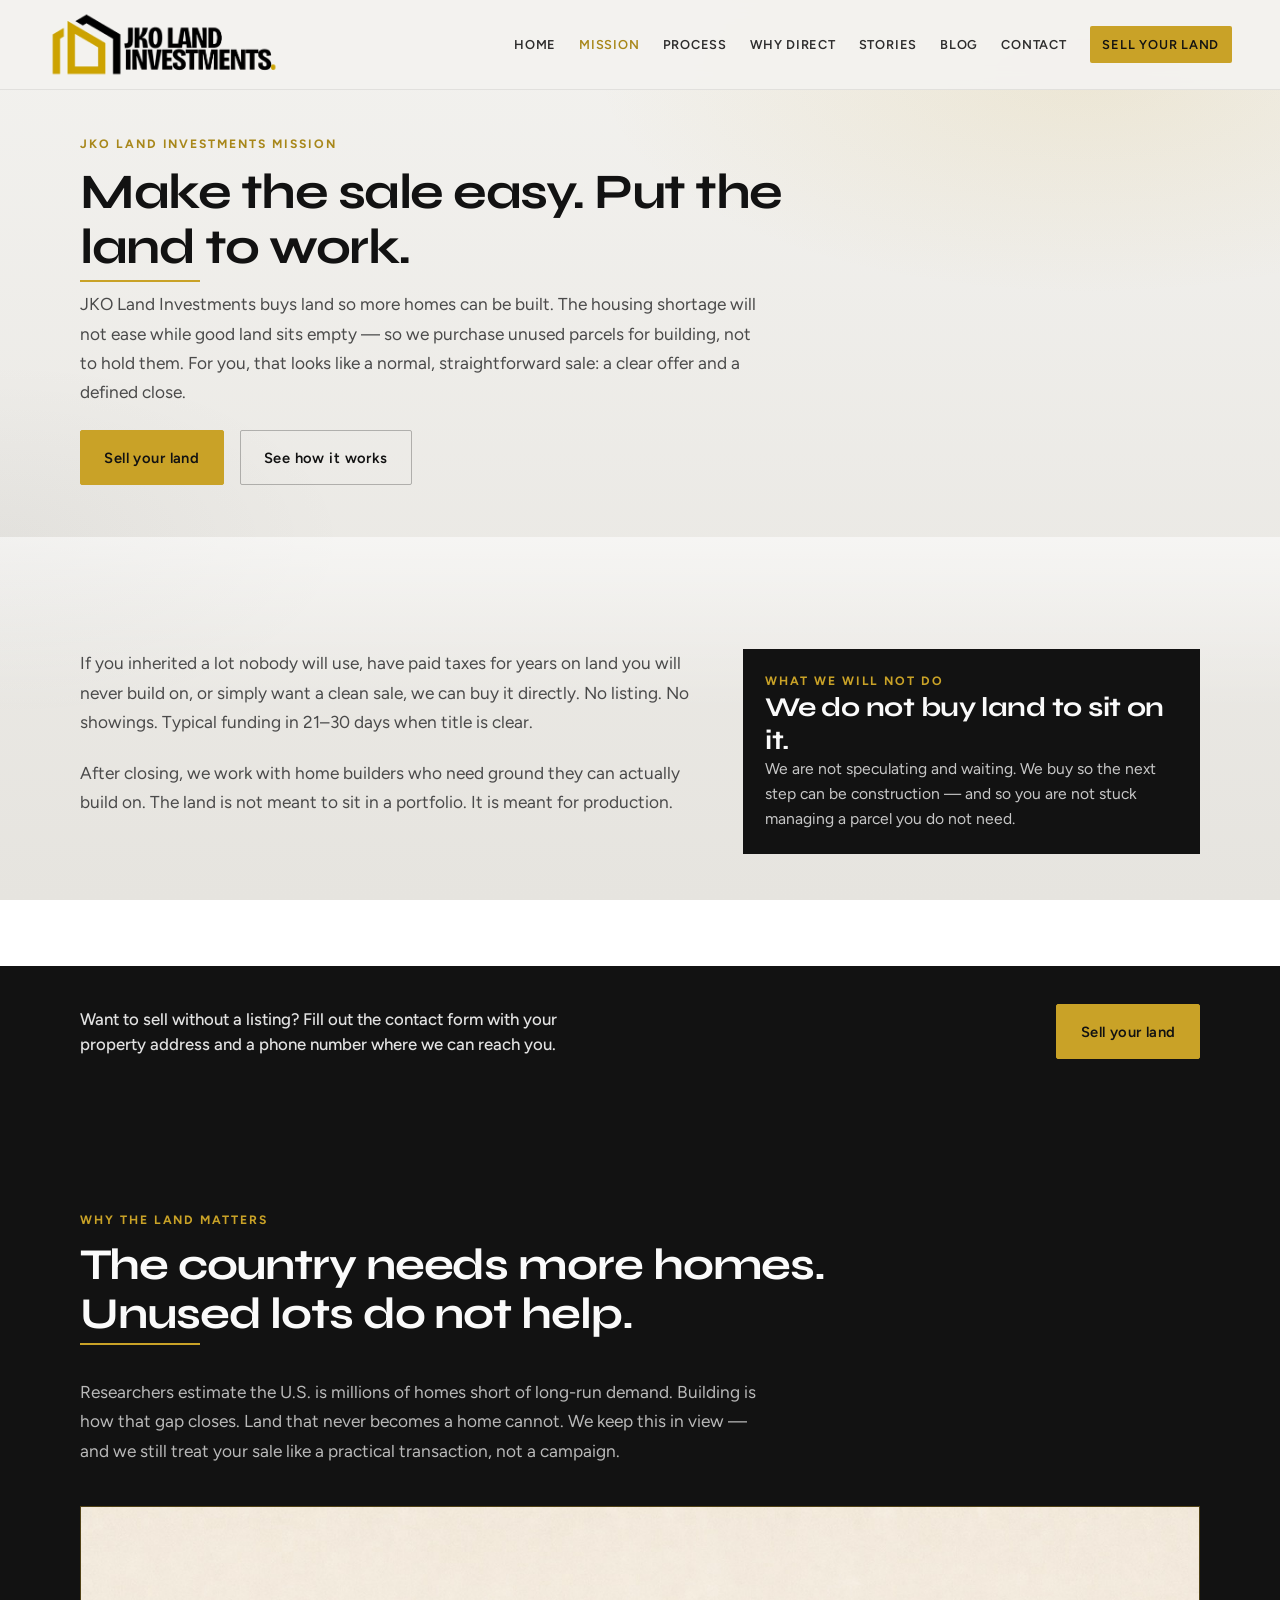
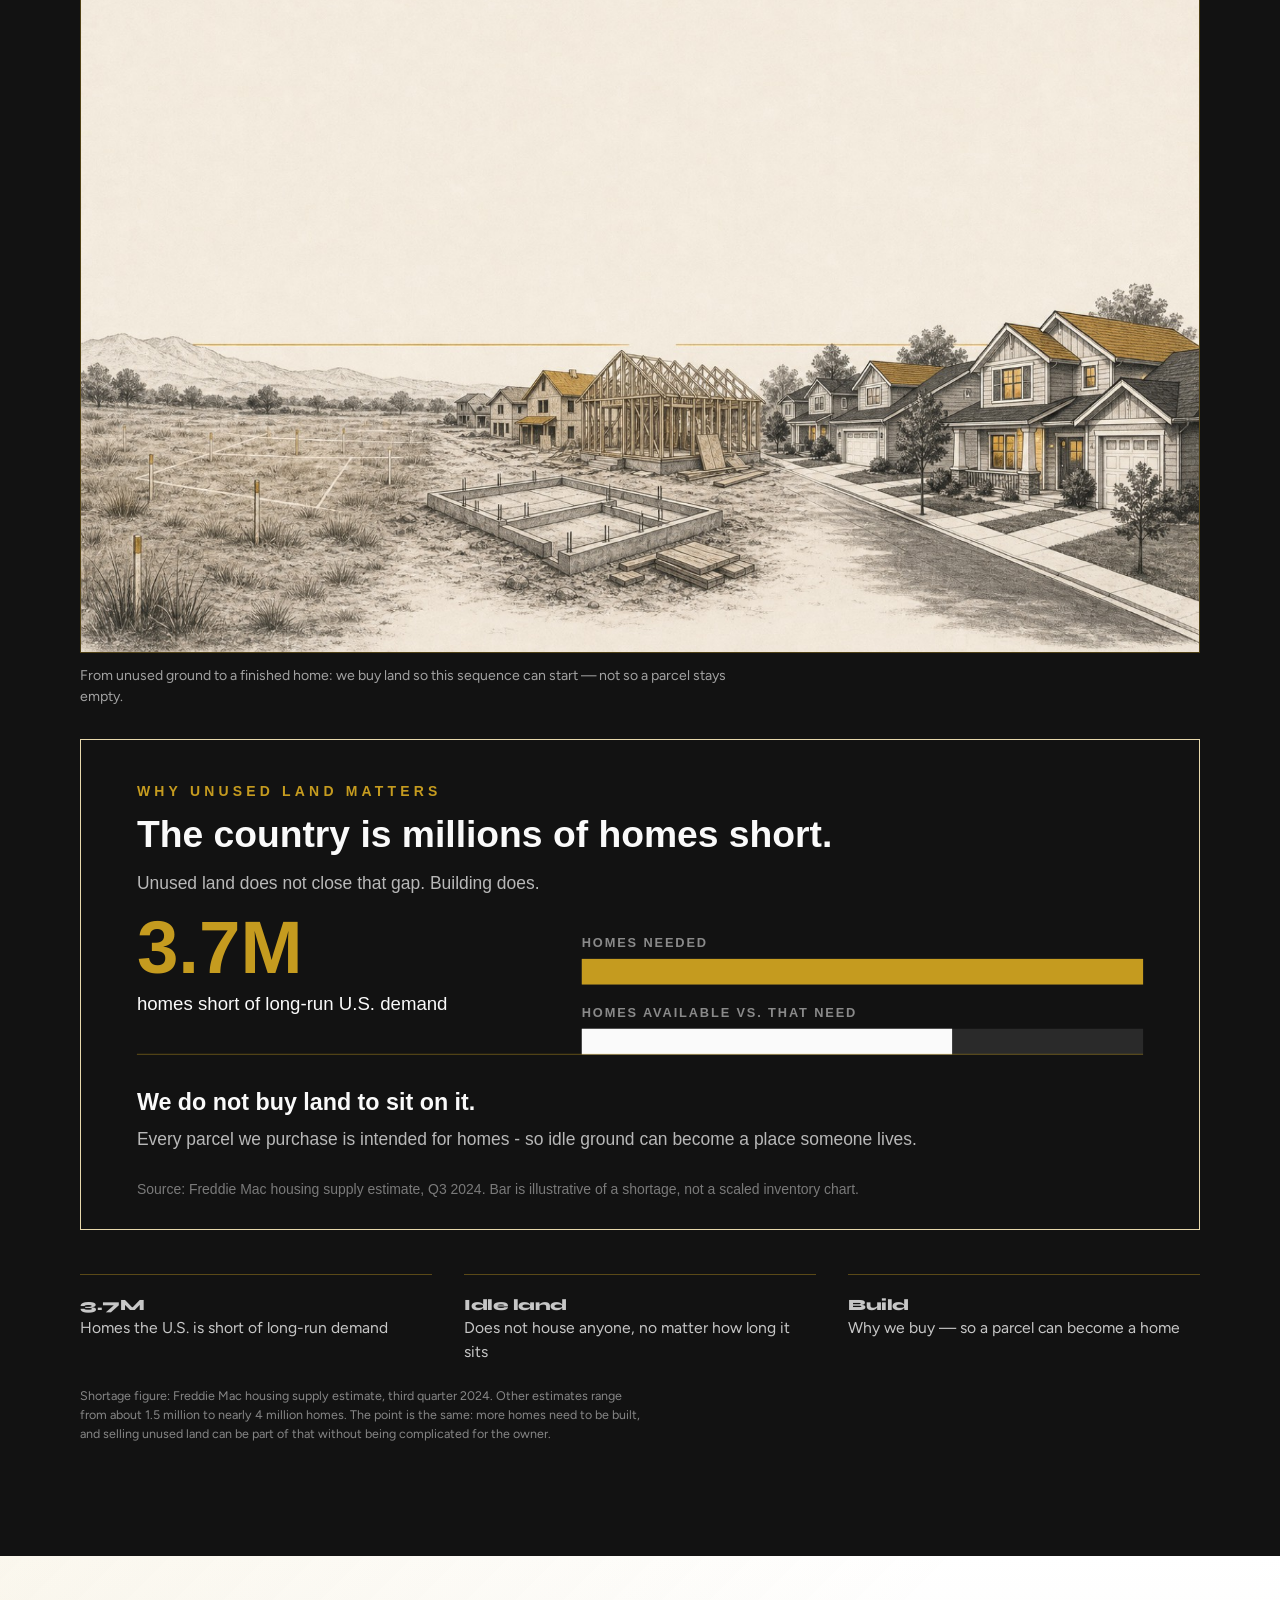
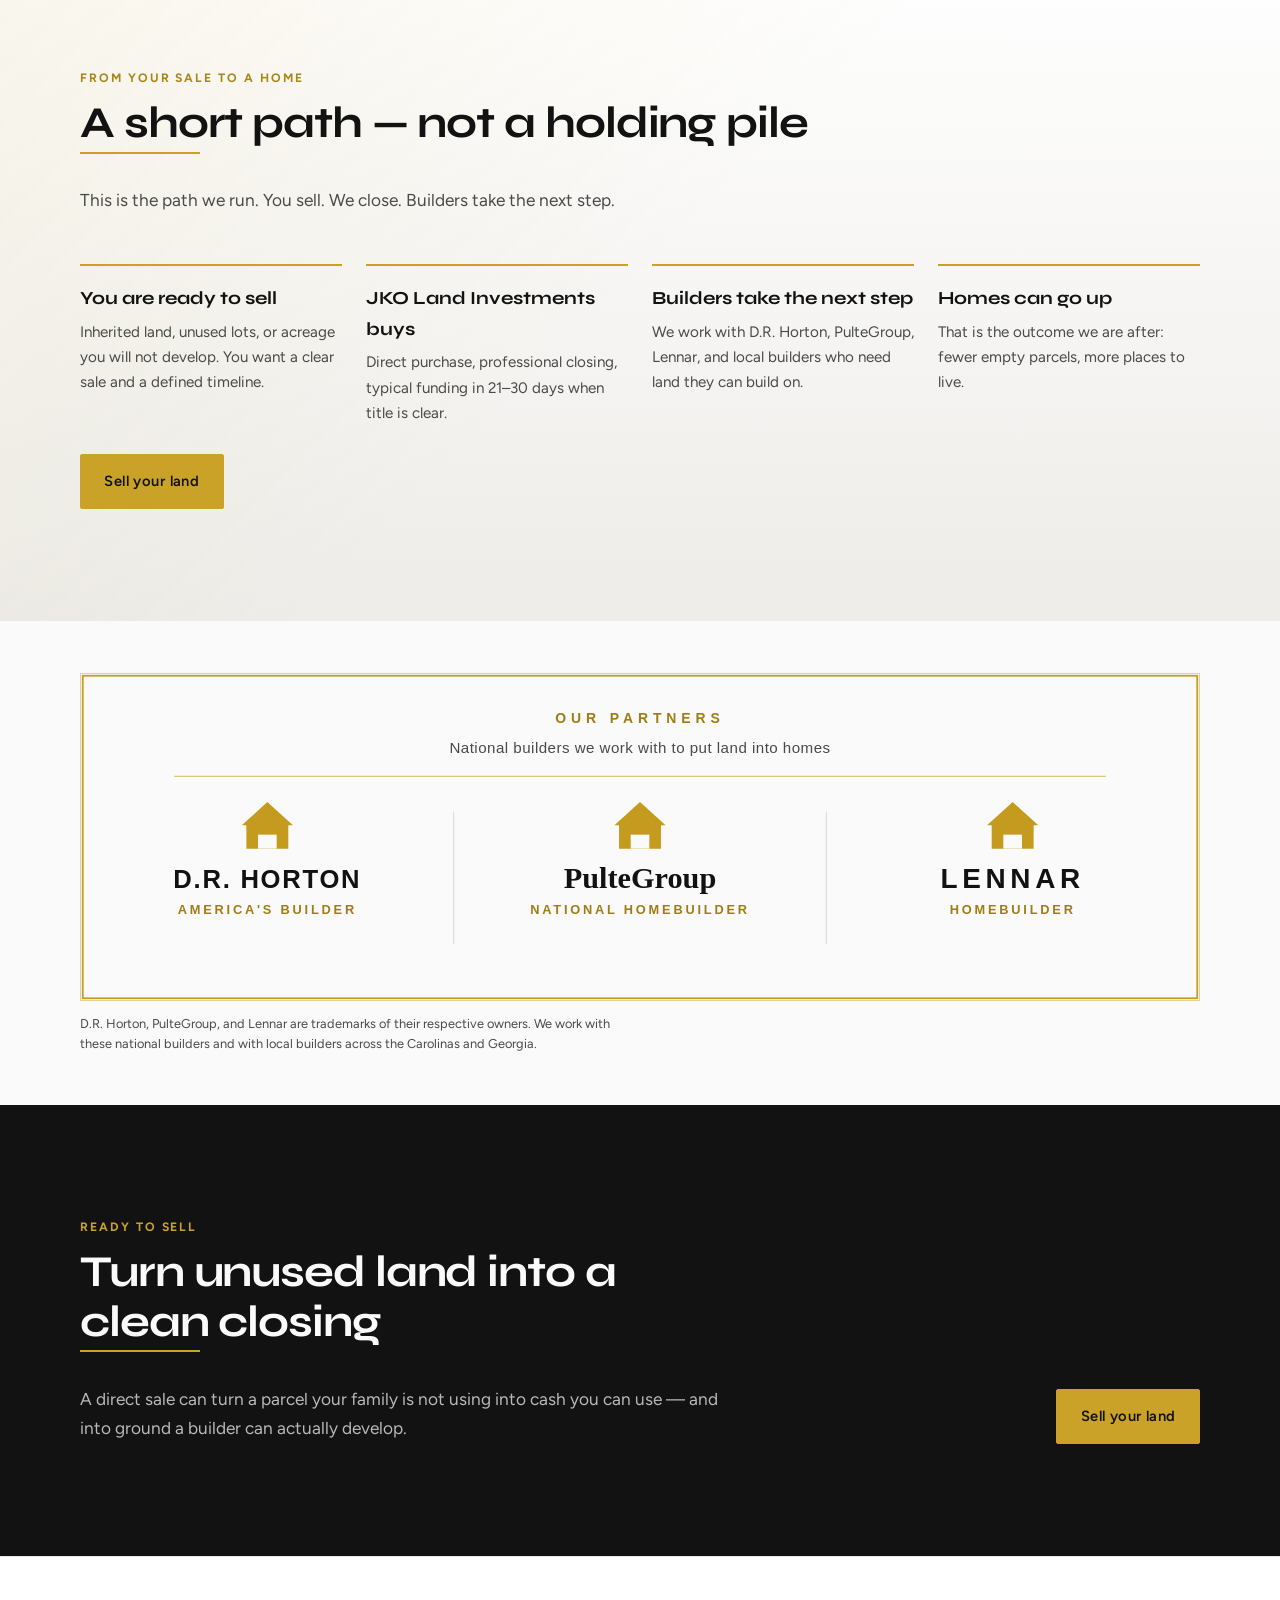
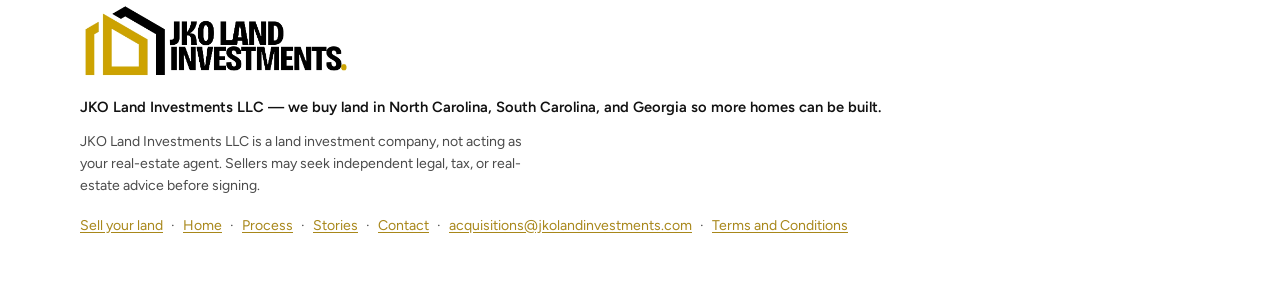
<file: mission.html>
<!DOCTYPE html>
<html lang="en">
  <head>
    <meta charset="UTF-8" />
    <meta name="viewport" content="width=device-width, initial-scale=1.0" />
    <script>
      document.documentElement.classList.add("js");
    </script>
    <title>JKO Land Investments Mission | Buy Land to Build Homes</title>
    <meta
      name="description"
      content="JKO Land Investments’s mission: make it easy to sell unused land in NC, SC, and GA, then put that land toward home building—not a long-term hold. Clear offers and typical 21–30 day closings."
    />
    <link rel="canonical" href="https://jkolandinvestments.com/mission.html" />
    <meta name="robots" content="index, follow" />
    <meta property="og:type" content="website" />
    <meta property="og:site_name" content="JKO Land Investments LLC" />
    <meta property="og:locale" content="en_US" />
    <meta property="og:url" content="https://jkolandinvestments.com/mission.html" />
    <meta
      property="og:title"
      content="JKO Land Investments Mission | Buy Land to Build Homes"
    />
    <meta
      property="og:description"
      content="We make selling unused land simple, then put it toward homes—not a hold. Clear offers and typical 21–30 day closings in North Carolina, Georgia, and South Carolina."
    />
    <meta property="og:image" content="https://jkolandinvestments.com/assets/hero.jpg" />
    <meta name="twitter:card" content="summary_large_image" />
    <meta
      name="twitter:title"
      content="JKO Land Investments Mission | Buy Land to Build Homes"
    />
    <meta
      name="twitter:description"
      content="We make selling unused land simple, then put it toward homes—not a hold."
    />
    <meta name="twitter:image" content="https://jkolandinvestments.com/assets/hero.jpg" />
    <link rel="icon" href="assets/favicon.ico" sizes="any" />
    <link rel="icon" type="image/png" sizes="32x32" href="assets/favicon.png" />
    <link rel="icon" type="image/png" sizes="48x48" href="assets/favicon-48.png" />
    <link rel="apple-touch-icon" sizes="180x180" href="assets/apple-touch-icon.png" />
    <link rel="manifest" href="site.webmanifest" />
    <meta name="theme-color" content="#c9a227" />
    <link rel="preconnect" href="https://fonts.googleapis.com" />
    <link rel="preconnect" href="https://fonts.gstatic.com" crossorigin />
    <link
      href="https://fonts.googleapis.com/css2?family=Figtree:wght@400;500;600;700&family=Syne:wght@600;700;800&display=swap"
      rel="stylesheet"
    />
    <link rel="stylesheet" href="styles.css?v=20260912favicon" />
    <script defer src="script.js?v=20260912favicon"></script>
  </head>
  <body>
    <a class="skip-link" href="#main">Skip to content</a>
    <header class="site-header site-header-solid" data-header>
      <a class="site-brand" href="index.html" aria-label="JKO Land Investments home">
        <img
          class="brand-light"
          src="assets/logo-light.png"
          alt=""
          width="799"
          height="318"
        />
        <img
          class="brand-dark"
          src="assets/logo.png"
          alt=""
          width="799"
          height="318"
        />
      </a>
      <button
        class="nav-toggle"
        type="button"
        aria-expanded="false"
        aria-controls="site-nav"
        aria-label="Open menu"
      >
        <span class="nav-toggle-bars" aria-hidden="true">
          <span></span><span></span><span></span>
        </span>
      </button>
      <nav id="site-nav" class="site-nav" aria-label="Primary">
        <a href="index.html">Home</a>
        <a href="mission.html" aria-current="page">Mission</a>
        <a href="process.html">Process</a>
        <a href="why-direct.html">Why direct</a>
        <a href="stories.html">Stories</a>
        <a href="blog.html">Blog</a>
        <a href="contact.html">Contact</a>
        <a class="nav-cta" href="contact.html">Sell your land</a>
      </nav>
    </header>

    <main id="main">
      <header class="page-hero">
        <div class="page-hero-inner reveal" data-reveal>
          <p class="eyebrow">JKO Land Investments mission</p>
          <h1 class="section-title" data-title>
            Make the sale easy. Put the land to work.
          </h1>
          <p class="page-lede">
            JKO Land Investments buys land so more homes can be built. The
            housing shortage will not ease while good land sits empty — so we
            purchase unused parcels for building, not to hold them. For you,
            that looks like a normal, straightforward sale: a clear offer and a
            defined close.
          </p>
          <div class="cta-group">
            <a class="btn btn-primary" href="contact.html">Sell your land</a>
            <a class="btn btn-ghost-ink" href="process.html">See how it works</a>
          </div>
        </div>
      </header>

      <section class="section about">
        <div class="section-inner">
          <div class="mission-split">
            <div class="reveal" data-reveal>
              <p class="section-lede" style="margin-top: 0">
                If you inherited a lot nobody will use, have paid taxes for
                years on land you will never build on, or simply want a clean
                sale, we can buy it directly. No listing. No showings. Typical
                funding in 21–30 days when title is clear.
              </p>
              <p class="section-lede">
                After closing, we work with home builders who need ground they
                can actually build on. The land is not meant to sit in a
                portfolio. It is meant for production.
              </p>
            </div>
            <aside class="pledge reveal" data-reveal style="--delay: 120ms">
              <p class="pledge-kicker">What we will not do</p>
              <p class="pledge-title">We do not buy land to sit on it.</p>
              <p class="pledge-body">
                We are not speculating and waiting. We buy so the next step can
                be construction — and so you are not stuck managing a parcel you
                do not need.
              </p>
            </aside>
          </div>
        </div>
      </section>

      <section class="cta-band" aria-label="Sell your land">
        <div class="cta-band-inner reveal" data-reveal>
          <p>
            Want to sell without a listing? Fill out the contact form with your
            property address and a phone number where we can reach you.
          </p>
          <a class="btn btn-primary" href="contact.html">Sell your land</a>
        </div>
      </section>

      <section class="section crisis" aria-label="Why unused land matters">
        <div class="section-inner">
          <header class="section-header reveal" data-reveal>
            <p class="eyebrow">Why the land matters</p>
            <h2 class="section-title" data-title>
              The country needs more homes. Unused lots do not help.
            </h2>
            <p class="section-lede">
              Researchers estimate the U.S. is millions of homes short of
              long-run demand. Building is how that gap closes. Land that never
              becomes a home cannot. We keep this in view — and we still treat
              your sale like a practical transaction, not a campaign.
            </p>
          </header>

          <figure class="crisis-figure reveal" data-reveal>
            <img
              src="assets/housing-crisis.jpg"
              alt="Illustration of vacant land becoming foundations, framing, and finished homes"
              width="1536"
              height="1024"
            />
            <figcaption class="crisis-caption">
              From unused ground to a finished home: we buy land so this sequence
              can start — not so a parcel stays empty.
            </figcaption>
          </figure>

          <img
            class="partners-graphic reveal"
            data-reveal
            style="margin-top: 2rem"
            src="assets/housing-shortage.svg"
            alt="Infographic: the U.S. is about 3.7 million homes short of long-run demand. JKO Land Investments does not buy land to sit on it."
            width="960"
            height="420"
          />

          <ul class="crisis-stats">
            <li class="reveal" data-reveal>
              <p class="crisis-value">3.7M</p>
              <p>Homes the U.S. is short of long-run demand</p>
            </li>
            <li class="reveal" data-reveal style="--delay: 80ms">
              <p class="crisis-value">Idle land</p>
              <p>Does not house anyone, no matter how long it sits</p>
            </li>
            <li class="reveal" data-reveal style="--delay: 160ms">
              <p class="crisis-value">Build</p>
              <p>Why we buy — so a parcel can become a home</p>
            </li>
          </ul>
          <p class="crisis-source">
            Shortage figure: Freddie Mac housing supply estimate, third quarter
            2024. Other estimates range from about 1.5 million to nearly 4
            million homes. The point is the same: more homes need to be built,
            and selling unused land can be part of that without being
            complicated for the owner.
          </p>
        </div>
      </section>

      <section class="section process">
        <div class="section-inner">
          <header class="section-header reveal" data-reveal>
            <p class="eyebrow">From your sale to a home</p>
            <h2 class="section-title" data-title>
              A short path — not a holding pile
            </h2>
            <p class="section-lede">
              This is the path we run. You sell. We close. Builders take the
              next step.
            </p>
          </header>
          <ol class="pipeline">
            <li class="reveal" data-reveal>
              <h3>You are ready to sell</h3>
              <p>
                Inherited land, unused lots, or acreage you will not develop.
                You want a clear sale and a defined timeline.
              </p>
            </li>
            <li class="reveal" data-reveal style="--delay: 80ms">
              <h3>JKO Land Investments buys</h3>
              <p>
                Direct purchase, professional closing, typical funding in 21–30
                days when title is clear.
              </p>
            </li>
            <li class="reveal" data-reveal style="--delay: 160ms">
              <h3>Builders take the next step</h3>
              <p>
                We work with D.R. Horton, PulteGroup, Lennar, and local builders
                who need land they can build on.
              </p>
            </li>
            <li class="reveal" data-reveal style="--delay: 240ms">
              <h3>Homes can go up</h3>
              <p>
                That is the outcome we are after: fewer empty parcels, more
                places to live.
              </p>
            </li>
          </ol>
          <p class="section-footer-link reveal" data-reveal>
            <a class="btn btn-primary" href="contact.html">Sell your land</a>
          </p>
        </div>
      </section>

      <section class="partners" aria-label="Builder partners">
        <div class="partners-inner reveal" data-reveal>
          <img
            class="partners-graphic"
            src="assets/builder-partners.svg"
            alt="Our partners: D.R. Horton, PulteGroup, and Lennar"
            width="960"
            height="280"
          />
          <p class="partners-note">
            D.R. Horton, PulteGroup, and Lennar are trademarks of their
            respective owners. We work with these national builders and with
            local builders across the Carolinas and Georgia.
          </p>
        </div>
      </section>

      <section class="section guide">
        <div class="section-inner guide-inner reveal" data-reveal>
          <div>
            <p class="eyebrow">Ready to sell</p>
            <h2 class="section-title" data-title>
              Turn unused land into a clean closing
            </h2>
            <p class="section-lede">
              A direct sale can turn a parcel your family is not using into cash
              you can use — and into ground a builder can actually develop.
            </p>
          </div>
          <a class="btn btn-primary" href="contact.html">Sell your land</a>
        </div>
      </section>
    </main>

    <footer class="site-footer">
      <div class="footer-inner">
        <a class="footer-logo" href="index.html" aria-label="JKO Land Investments home">
          <img src="assets/logo.png" alt="JKO Land Investments" width="799" height="318" />
        </a>
        <p class="footer-tag">
          JKO Land Investments LLC — we buy land in North Carolina, South
          Carolina, and Georgia so more homes can be built.
        </p>
        <p class="footer-legal">
          JKO Land Investments LLC is a land investment company,
          not acting as your real-estate agent. Sellers may seek independent
          legal, tax, or real-estate advice before signing.
        </p>
        <p class="footer-links">
          <a href="contact.html">Sell your land</a>
          <span class="footer-sep" aria-hidden="true">·</span>
          <a href="index.html">Home</a>
          <span class="footer-sep" aria-hidden="true">·</span>
          <a href="process.html">Process</a>
          <span class="footer-sep" aria-hidden="true">·</span>
          <a href="stories.html">Stories</a>
          <span class="footer-sep" aria-hidden="true">·</span>
          <a href="contact.html">Contact</a>
          <span class="footer-sep" aria-hidden="true">·</span>
          <a href="mailto:acquisitions@jkolandinvestments.com">acquisitions@jkolandinvestments.com</a>
          <span class="footer-sep" aria-hidden="true">·</span>
          <a href="terms.html">Terms and Conditions</a>
        </p>
      </div>
    </footer>
  </body>
</html>
</file>
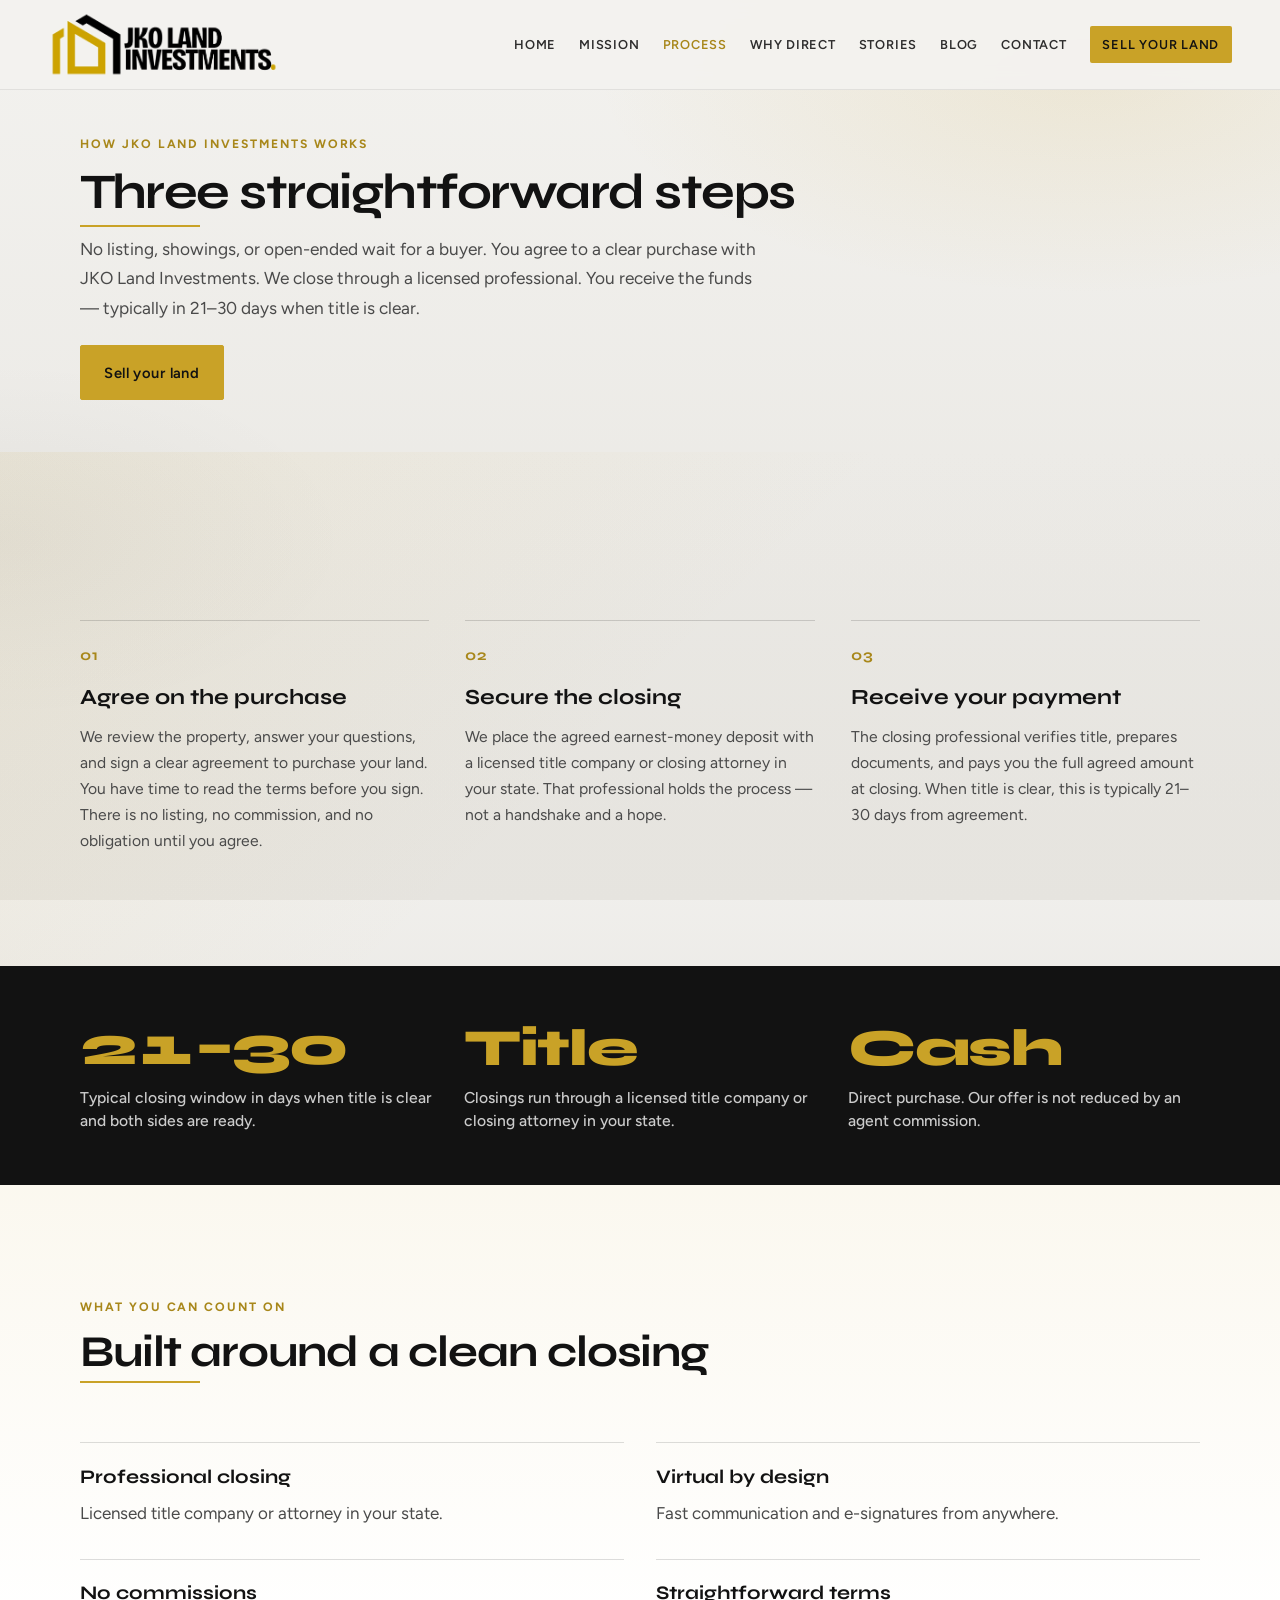
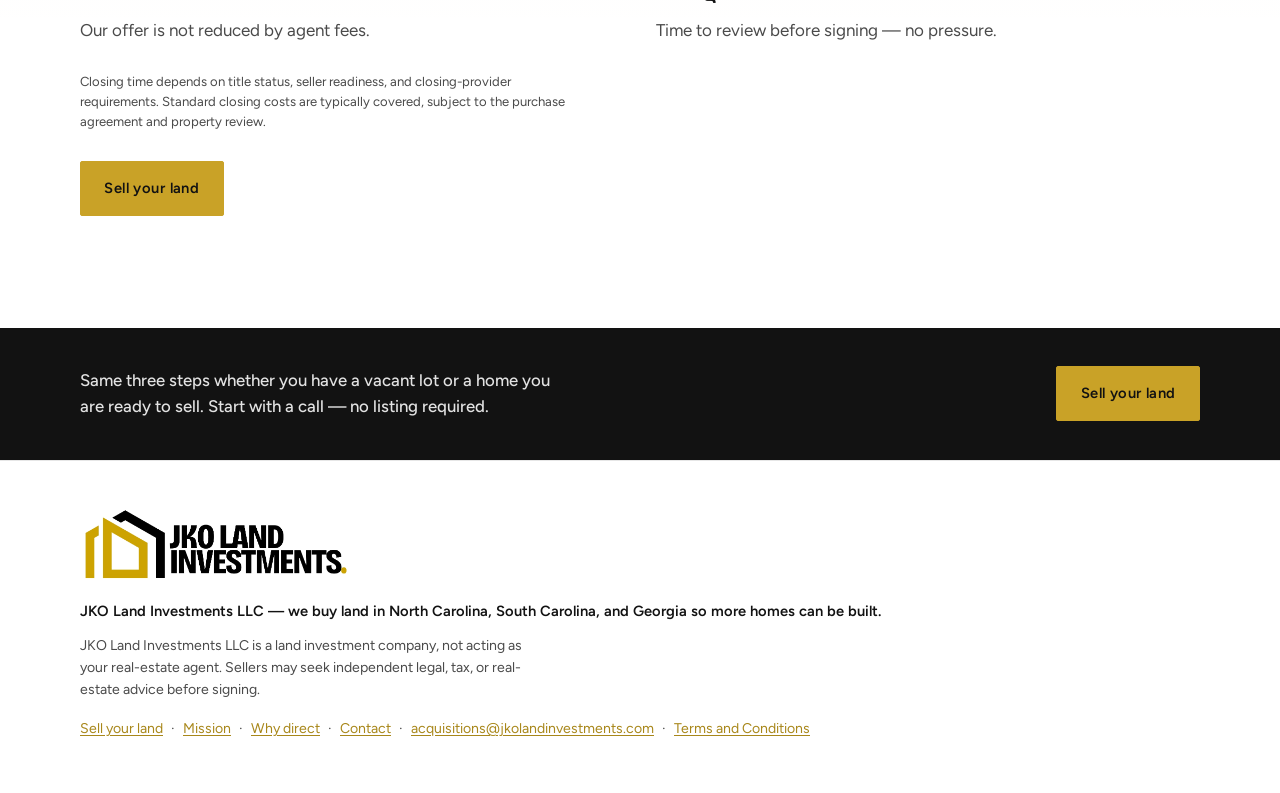
<file: process.html>
<!DOCTYPE html>
<html lang="en">
  <head>
    <meta charset="UTF-8" />
    <meta name="viewport" content="width=device-width, initial-scale=1.0" />
    <script>
      document.documentElement.classList.add("js");
    </script>
    <title>JKO Land Investments Process | Sell Land in 21–30 Days</title>
    <meta
      name="description"
      content="Sell land directly to JKO Land Investments in three steps: agree on a clear purchase offer, close with a licensed title professional, and get paid—typically in 21–30 days in NC, SC, and GA."
    />
    <link rel="canonical" href="https://jkolandinvestments.com/process.html" />
    <meta name="robots" content="index, follow" />
    <meta property="og:type" content="website" />
    <meta property="og:site_name" content="JKO Land Investments LLC" />
    <meta property="og:locale" content="en_US" />
    <meta property="og:url" content="https://jkolandinvestments.com/process.html" />
    <meta
      property="og:title"
      content="JKO Land Investments Process | Sell Land in 21–30 Days"
    />
    <meta
      property="og:description"
      content="Three steps to sell land: agree on the purchase, close with a licensed title professional, and receive payment—typically in 21–30 days."
    />
    <meta property="og:image" content="https://jkolandinvestments.com/assets/hero.jpg" />
    <meta name="twitter:card" content="summary_large_image" />
    <meta
      name="twitter:title"
      content="JKO Land Investments Process | Sell Land in 21–30 Days"
    />
    <meta
      name="twitter:description"
      content="Agree on a clear offer, close with a title professional, and get paid—typically in 21–30 days."
    />
    <meta name="twitter:image" content="https://jkolandinvestments.com/assets/hero.jpg" />
    <script type="application/ld+json">
      {
        "@context": "https://schema.org",
        "@type": "HowTo",
        "name": "How to sell land to JKO Land Investments",
        "description": "Sell unused land or a home directly to JKO Land Investments in North Carolina, South Carolina, or Georgia.",
        "totalTime": "P30D",
        "step": [
          {
            "@type": "HowToStep",
            "position": 1,
            "name": "Agree on the purchase",
            "text": "Review a clear offer for your land or home with no listing, showings, or agent commission."
          },
          {
            "@type": "HowToStep",
            "position": 2,
            "name": "Secure closing",
            "text": "A licensed title company or attorney in your state handles title work and closing."
          },
          {
            "@type": "HowToStep",
            "position": 3,
            "name": "Receive payment",
            "text": "Close and receive funds—typically within 21–30 days when title is clear."
          }
        ]
      }
    </script>
    <link rel="icon" href="assets/favicon.ico" sizes="any" />
    <link rel="icon" type="image/png" sizes="32x32" href="assets/favicon.png" />
    <link rel="icon" type="image/png" sizes="48x48" href="assets/favicon-48.png" />
    <link rel="apple-touch-icon" sizes="180x180" href="assets/apple-touch-icon.png" />
    <link rel="manifest" href="site.webmanifest" />
    <meta name="theme-color" content="#c9a227" />
    <link rel="preconnect" href="https://fonts.googleapis.com" />
    <link rel="preconnect" href="https://fonts.gstatic.com" crossorigin />
    <link
      href="https://fonts.googleapis.com/css2?family=Figtree:wght@400;500;600;700&family=Syne:wght@600;700;800&display=swap"
      rel="stylesheet"
    />
    <link rel="stylesheet" href="styles.css?v=20260912favicon" />
    <script defer src="script.js?v=20260912favicon"></script>
  </head>
  <body>
    <a class="skip-link" href="#main">Skip to content</a>
    <header class="site-header site-header-solid" data-header>
      <a class="site-brand" href="index.html" aria-label="JKO Land Investments home">
        <img
          class="brand-light"
          src="assets/logo-light.png"
          alt=""
          width="799"
          height="318"
        />
        <img
          class="brand-dark"
          src="assets/logo.png"
          alt=""
          width="799"
          height="318"
        />
      </a>
      <button
        class="nav-toggle"
        type="button"
        aria-expanded="false"
        aria-controls="site-nav"
        aria-label="Open menu"
      >
        <span class="nav-toggle-bars" aria-hidden="true">
          <span></span><span></span><span></span>
        </span>
      </button>
      <nav id="site-nav" class="site-nav" aria-label="Primary">
        <a href="index.html">Home</a>
        <a href="mission.html">Mission</a>
        <a href="process.html" aria-current="page">Process</a>
        <a href="why-direct.html">Why direct</a>
        <a href="stories.html">Stories</a>
        <a href="blog.html">Blog</a>
        <a href="contact.html">Contact</a>
        <a class="nav-cta" href="contact.html">Sell your land</a>
      </nav>
    </header>

    <main id="main">
      <header class="page-hero">
        <div class="page-hero-inner reveal" data-reveal>
          <p class="eyebrow">How JKO Land Investments works</p>
          <h1 class="section-title" data-title>Three straightforward steps</h1>
          <p class="page-lede">
            No listing, showings, or open-ended wait for a buyer. You agree to
            a clear purchase with JKO Land Investments. We close through a
            licensed professional. You receive the funds — typically in 21–30
            days when title is clear.
          </p>
          <div class="cta-group">
            <a class="btn btn-primary" href="contact.html">Sell your land</a>
          </div>
        </div>
      </header>

      <section class="section process">
        <div class="section-inner">
          <ol class="steps">
            <li class="step reveal" data-reveal style="--delay: 0ms">
              <span class="step-index" aria-hidden="true">01</span>
              <h3>Agree on the purchase</h3>
              <p>
                We review the property, answer your questions, and sign a clear
                agreement to purchase your land. You have time to read the terms
                before you sign. There is no listing, no commission, and no
                obligation until you agree.
              </p>
            </li>
            <li class="step reveal" data-reveal style="--delay: 120ms">
              <span class="step-index" aria-hidden="true">02</span>
              <h3>Secure the closing</h3>
              <p>
                We place the agreed earnest-money deposit with a licensed title
                company or closing attorney in your state. That professional
                holds the process — not a handshake and a hope.
              </p>
            </li>
            <li class="step reveal" data-reveal style="--delay: 240ms">
              <span class="step-index" aria-hidden="true">03</span>
              <h3>Receive your payment</h3>
              <p>
                The closing professional verifies title, prepares documents, and
                pays you the full agreed amount at closing. When title is clear,
                this is typically 21–30 days from agreement.
              </p>
            </li>
          </ol>
        </div>
      </section>

      <section class="section proof" aria-label="What to expect">
        <div class="section-inner proof-grid reveal" data-reveal>
          <div class="proof-item">
            <p class="proof-value">21–30</p>
            <p class="proof-label">
              Typical closing window in days when title is clear and both sides
              are ready.
            </p>
          </div>
          <div class="proof-item">
            <p class="proof-value proof-value-text">Title</p>
            <p class="proof-label">
              Closings run through a licensed title company or closing attorney
              in your state.
            </p>
          </div>
          <div class="proof-item">
            <p class="proof-value proof-value-text">Cash</p>
            <p class="proof-label">
              Direct purchase. Our offer is not reduced by an agent commission.
            </p>
          </div>
        </div>
      </section>

      <section class="section trust">
        <div class="section-inner">
          <header class="section-header reveal" data-reveal>
            <p class="eyebrow">What you can count on</p>
            <h2 class="section-title" data-title>Built around a clean closing</h2>
          </header>
          <ul class="trust-list">
            <li class="reveal" data-reveal style="--delay: 0ms">
              <h3>Professional closing</h3>
              <p>Licensed title company or attorney in your state.</p>
            </li>
            <li class="reveal" data-reveal style="--delay: 80ms">
              <h3>Virtual by design</h3>
              <p>Fast communication and e-signatures from anywhere.</p>
            </li>
            <li class="reveal" data-reveal style="--delay: 160ms">
              <h3>No commissions</h3>
              <p>Our offer is not reduced by agent fees.</p>
            </li>
            <li class="reveal" data-reveal style="--delay: 240ms">
              <h3>Straightforward terms</h3>
              <p>Time to review before signing — no pressure.</p>
            </li>
          </ul>
          <p class="fine-print reveal" data-reveal>
            Closing time depends on title status, seller readiness, and
            closing-provider requirements. Standard closing costs are typically
            covered, subject to the purchase agreement and property review.
          </p>
          <p class="section-footer-link reveal" data-reveal>
            <a class="btn btn-primary" href="contact.html">Sell your land</a>
          </p>
        </div>
      </section>

      <section class="cta-band" aria-label="Sell your land">
        <div class="cta-band-inner reveal" data-reveal>
          <p>
            Same three steps whether you have a vacant lot or a home you are
            ready to sell. Start with a call — no listing required.
          </p>
          <a class="btn btn-primary" href="contact.html">Sell your land</a>
        </div>
      </section>

    </main>

    <footer class="site-footer">
      <div class="footer-inner">
        <a class="footer-logo" href="index.html" aria-label="JKO Land Investments home">
          <img src="assets/logo.png" alt="JKO Land Investments" width="799" height="318" />
        </a>
        <p class="footer-tag">
          JKO Land Investments LLC — we buy land in North Carolina, South
          Carolina, and Georgia so more homes can be built.
        </p>
        <p class="footer-legal">
          JKO Land Investments LLC is a land investment company,
          not acting as your real-estate agent. Sellers may seek independent
          legal, tax, or real-estate advice before signing.
        </p>
        <p class="footer-links">
          <a href="contact.html">Sell your land</a>
          <span class="footer-sep" aria-hidden="true">·</span>
          <a href="mission.html">Mission</a>
          <span class="footer-sep" aria-hidden="true">·</span>
          <a href="why-direct.html">Why direct</a>
          <span class="footer-sep" aria-hidden="true">·</span>
          <a href="contact.html">Contact</a>
          <span class="footer-sep" aria-hidden="true">·</span>
          <a href="mailto:acquisitions@jkolandinvestments.com">acquisitions@jkolandinvestments.com</a>
          <span class="footer-sep" aria-hidden="true">·</span>
          <a href="terms.html">Terms and Conditions</a>
        </p>
      </div>
    </footer>
  </body>
</html>
</file>
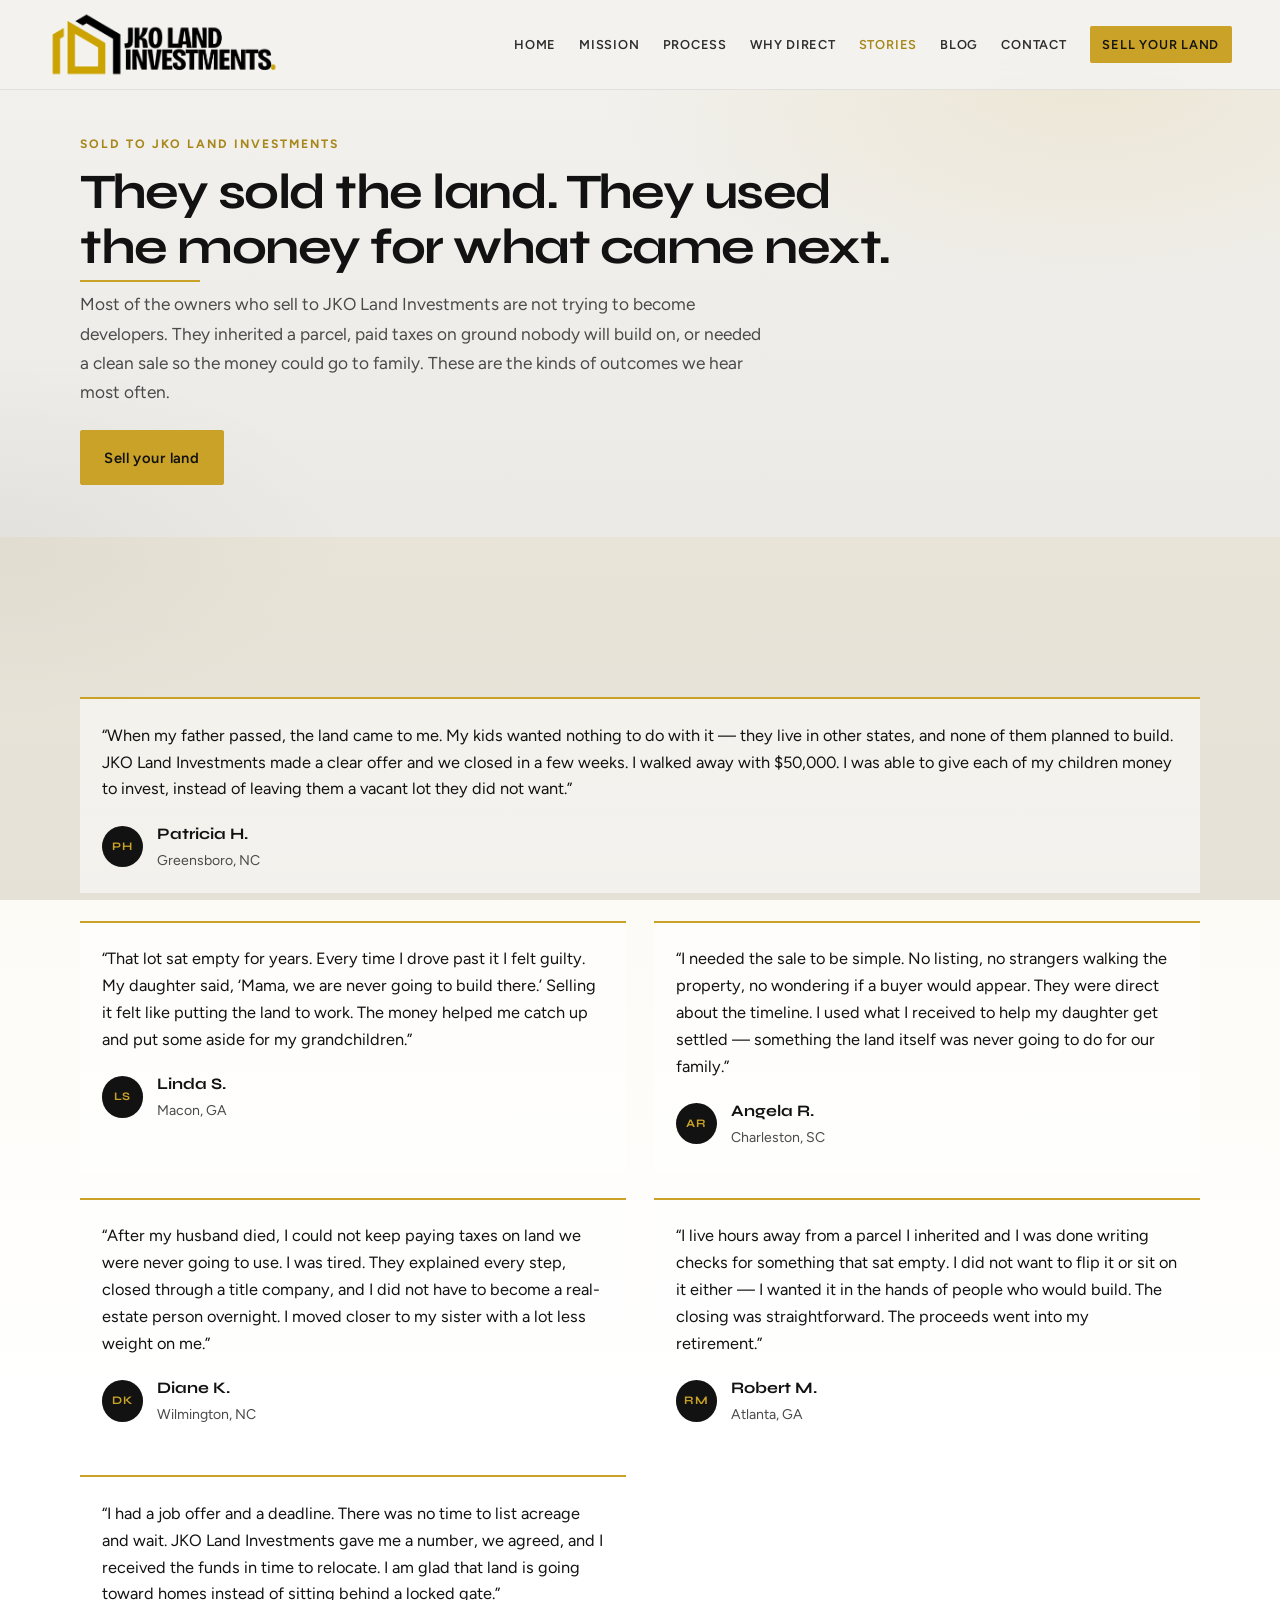
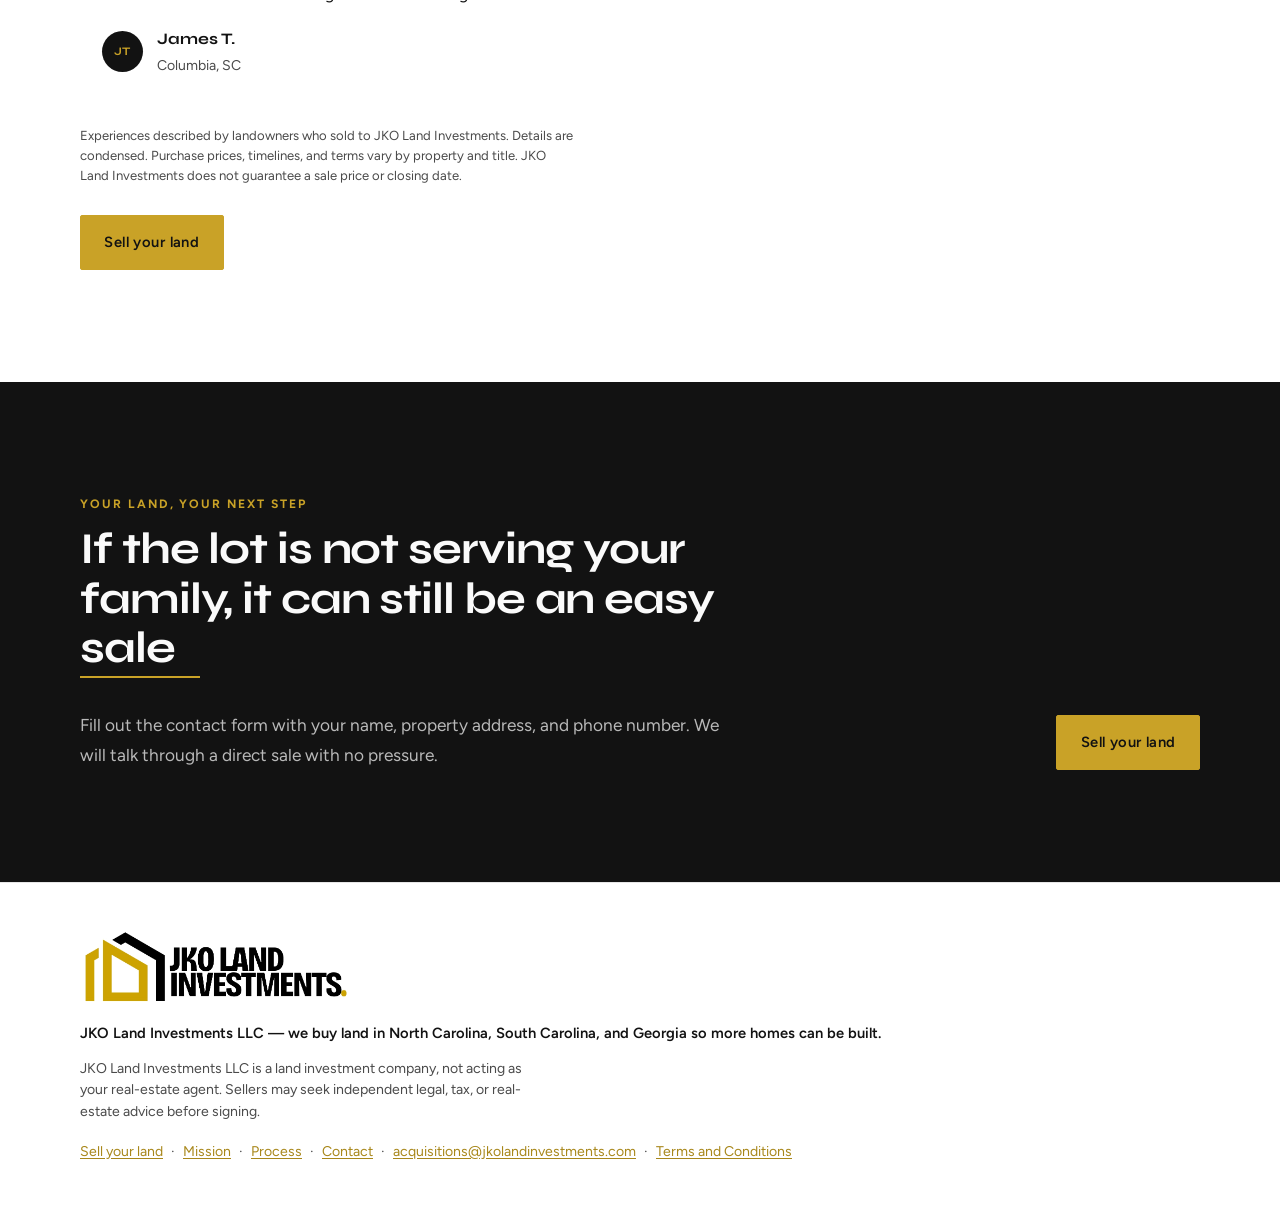
<file: stories.html>
<!DOCTYPE html>
<html lang="en">
  <head>
    <meta charset="UTF-8" />
    <meta name="viewport" content="width=device-width, initial-scale=1.0" />
    <script>
      document.documentElement.classList.add("js");
    </script>
    <title>JKO Land Investments Seller Stories | Landowners Who Sold Direct</title>
    <meta
      name="description"
      content="Real stories from landowners who sold directly to JKO Land Investments—inherited lots kids didn’t want, unused acreage, and sales that funded family goals instead of sitting vacant."
    />
    <link rel="canonical" href="https://jkolandinvestments.com/stories.html" />
    <meta name="robots" content="index, follow" />
    <meta property="og:type" content="website" />
    <meta property="og:site_name" content="JKO Land Investments LLC" />
    <meta property="og:locale" content="en_US" />
    <meta property="og:url" content="https://jkolandinvestments.com/stories.html" />
    <meta
      property="og:title"
      content="JKO Land Investments Seller Stories | Landowners Who Sold Direct"
    />
    <meta
      property="og:description"
      content="Inherited lots, unused acreage, and straightforward sales that helped families move on—without a traditional listing."
    />
    <meta property="og:image" content="https://jkolandinvestments.com/assets/hero.jpg" />
    <meta name="twitter:card" content="summary_large_image" />
    <meta
      name="twitter:title"
      content="JKO Land Investments Seller Stories | Landowners Who Sold Direct"
    />
    <meta
      name="twitter:description"
      content="Inherited lots, unused acreage, and sales that funded family goals instead of sitting vacant."
    />
    <meta name="twitter:image" content="https://jkolandinvestments.com/assets/hero.jpg" />
    <link rel="icon" href="assets/favicon.ico" sizes="any" />
    <link rel="icon" type="image/png" sizes="32x32" href="assets/favicon.png" />
    <link rel="icon" type="image/png" sizes="48x48" href="assets/favicon-48.png" />
    <link rel="apple-touch-icon" sizes="180x180" href="assets/apple-touch-icon.png" />
    <link rel="manifest" href="site.webmanifest" />
    <meta name="theme-color" content="#c9a227" />
    <link rel="preconnect" href="https://fonts.googleapis.com" />
    <link rel="preconnect" href="https://fonts.gstatic.com" crossorigin />
    <link
      href="https://fonts.googleapis.com/css2?family=Figtree:wght@400;500;600;700&family=Syne:wght@600;700;800&display=swap"
      rel="stylesheet"
    />
    <link rel="stylesheet" href="styles.css?v=20260912favicon" />
    <script defer src="script.js?v=20260912favicon"></script>
  </head>
  <body>
    <a class="skip-link" href="#main">Skip to content</a>
    <header class="site-header site-header-solid" data-header>
      <a class="site-brand" href="index.html" aria-label="JKO Land Investments home">
        <img
          class="brand-light"
          src="assets/logo-light.png"
          alt=""
          width="799"
          height="318"
        />
        <img
          class="brand-dark"
          src="assets/logo.png"
          alt=""
          width="799"
          height="318"
        />
      </a>
      <button
        class="nav-toggle"
        type="button"
        aria-expanded="false"
        aria-controls="site-nav"
        aria-label="Open menu"
      >
        <span class="nav-toggle-bars" aria-hidden="true">
          <span></span><span></span><span></span>
        </span>
      </button>
      <nav id="site-nav" class="site-nav" aria-label="Primary">
        <a href="index.html">Home</a>
        <a href="mission.html">Mission</a>
        <a href="process.html">Process</a>
        <a href="why-direct.html">Why direct</a>
        <a href="stories.html" aria-current="page">Stories</a>
        <a href="blog.html">Blog</a>
        <a href="contact.html">Contact</a>
        <a class="nav-cta" href="contact.html">Sell your land</a>
      </nav>
    </header>

    <main id="main">
      <header class="page-hero">
        <div class="page-hero-inner reveal" data-reveal>
          <p class="eyebrow">Sold to JKO Land Investments</p>
          <h1 class="section-title" data-title>
            They sold the land. They used the money for what came next.
          </h1>
          <p class="page-lede">
            Most of the owners who sell to JKO Land Investments are not trying
            to become developers. They inherited a parcel, paid taxes on ground
            nobody will build on, or needed a clean sale so the money could go
            to family. These are the kinds of outcomes we hear most often.
          </p>
          <div class="cta-group">
            <a class="btn btn-primary" href="contact.html">Sell your land</a>
          </div>
        </div>
      </header>

      <section class="section trust">
        <div class="section-inner">
          <div class="stories-grid">
            <article class="story-card reveal" data-reveal>
              <p class="story-quote">
                “When my father passed, the land came to me. My kids wanted
                nothing to do with it — they live in other states, and none of
                them planned to build. JKO Land Investments made a clear offer and we
                closed in a few weeks. I walked away with $50,000. I was able to
                give each of my children money to invest, instead of leaving
                them a vacant lot they did not want.”
              </p>
              <footer>
                <span class="story-avatar" aria-hidden="true">PH</span>
                <cite>
                  <strong>Patricia H.</strong>
                  <span>Greensboro, NC</span>
                </cite>
              </footer>
            </article>

            <article class="story-card reveal" data-reveal style="--delay: 80ms">
              <p class="story-quote">
                “That lot sat empty for years. Every time I drove past it I felt
                guilty. My daughter said, ‘Mama, we are never going to build
                there.’ Selling it felt like putting the land to work. The money
                helped me catch up and put some aside for my grandchildren.”
              </p>
              <footer>
                <span class="story-avatar" aria-hidden="true">LS</span>
                <cite>
                  <strong>Linda S.</strong>
                  <span>Macon, GA</span>
                </cite>
              </footer>
            </article>

            <article
              class="story-card reveal"
              data-reveal
              style="--delay: 120ms"
            >
              <p class="story-quote">
                “I needed the sale to be simple. No listing, no strangers walking
                the property, no wondering if a buyer would appear. They were
                direct about the timeline. I used what I received to help my
                daughter get settled — something the land itself was never going
                to do for our family.”
              </p>
              <footer>
                <span class="story-avatar" aria-hidden="true">AR</span>
                <cite>
                  <strong>Angela R.</strong>
                  <span>Charleston, SC</span>
                </cite>
              </footer>
            </article>

            <article
              class="story-card reveal"
              data-reveal
              style="--delay: 160ms"
            >
              <p class="story-quote">
                “After my husband died, I could not keep paying taxes on land we
                were never going to use. I was tired. They explained every step,
                closed through a title company, and I did not have to become a
                real-estate person overnight. I moved closer to my sister with a
                lot less weight on me.”
              </p>
              <footer>
                <span class="story-avatar" aria-hidden="true">DK</span>
                <cite>
                  <strong>Diane K.</strong>
                  <span>Wilmington, NC</span>
                </cite>
              </footer>
            </article>

            <article
              class="story-card reveal"
              data-reveal
              style="--delay: 200ms"
            >
              <p class="story-quote">
                “I live hours away from a parcel I inherited and I was done
                writing checks for something that sat empty. I did not want to
                flip it or sit on it either — I wanted it in the hands of people
                who would build. The closing was straightforward. The proceeds
                went into my retirement.”
              </p>
              <footer>
                <span class="story-avatar" aria-hidden="true">RM</span>
                <cite>
                  <strong>Robert M.</strong>
                  <span>Atlanta, GA</span>
                </cite>
              </footer>
            </article>

            <article
              class="story-card reveal"
              data-reveal
              style="--delay: 240ms"
            >
              <p class="story-quote">
                “I had a job offer and a deadline. There was no time to list
                acreage and wait. JKO Land Investments gave me a number, we agreed, and I
                received the funds in time to relocate. I am glad that land is
                going toward homes instead of sitting behind a locked gate.”
              </p>
              <footer>
                <span class="story-avatar" aria-hidden="true">JT</span>
                <cite>
                  <strong>James T.</strong>
                  <span>Columbia, SC</span>
                </cite>
              </footer>
            </article>
          </div>
          <p class="fine-print reveal" data-reveal>
            Experiences described by landowners who sold to JKO Land Investments. Details
            are condensed. Purchase prices, timelines, and terms vary by
            property and title. JKO Land Investments does not guarantee a sale price or
            closing date.
          </p>
          <p class="section-footer-link reveal" data-reveal>
            <a class="btn btn-primary" href="contact.html">Sell your land</a>
          </p>
        </div>
      </section>

      <section class="section guide">
        <div class="section-inner guide-inner reveal" data-reveal>
          <div>
            <p class="eyebrow">Your land, your next step</p>
            <h2 class="section-title" data-title>
              If the lot is not serving your family, it can still be an easy sale
            </h2>
            <p class="section-lede">
              Fill out the contact form with your name, property address, and
              phone number. We will talk through a direct sale with no pressure.
            </p>
          </div>
          <a class="btn btn-primary" href="contact.html">Sell your land</a>
        </div>
      </section>
    </main>

    <footer class="site-footer">
      <div class="footer-inner">
        <a class="footer-logo" href="index.html" aria-label="JKO Land Investments home">
          <img src="assets/logo.png" alt="JKO Land Investments" width="799" height="318" />
        </a>
        <p class="footer-tag">
          JKO Land Investments LLC — we buy land in North Carolina, South
          Carolina, and Georgia so more homes can be built.
        </p>
        <p class="footer-legal">
          JKO Land Investments LLC is a land investment company,
          not acting as your real-estate agent. Sellers may seek independent
          legal, tax, or real-estate advice before signing.
        </p>
        <p class="footer-links">
          <a href="contact.html">Sell your land</a>
          <span class="footer-sep" aria-hidden="true">·</span>
          <a href="mission.html">Mission</a>
          <span class="footer-sep" aria-hidden="true">·</span>
          <a href="process.html">Process</a>
          <span class="footer-sep" aria-hidden="true">·</span>
          <a href="contact.html">Contact</a>
          <span class="footer-sep" aria-hidden="true">·</span>
          <a href="mailto:acquisitions@jkolandinvestments.com">acquisitions@jkolandinvestments.com</a>
          <span class="footer-sep" aria-hidden="true">·</span>
          <a href="terms.html">Terms and Conditions</a>
        </p>
      </div>
    </footer>
  </body>
</html>
</file>
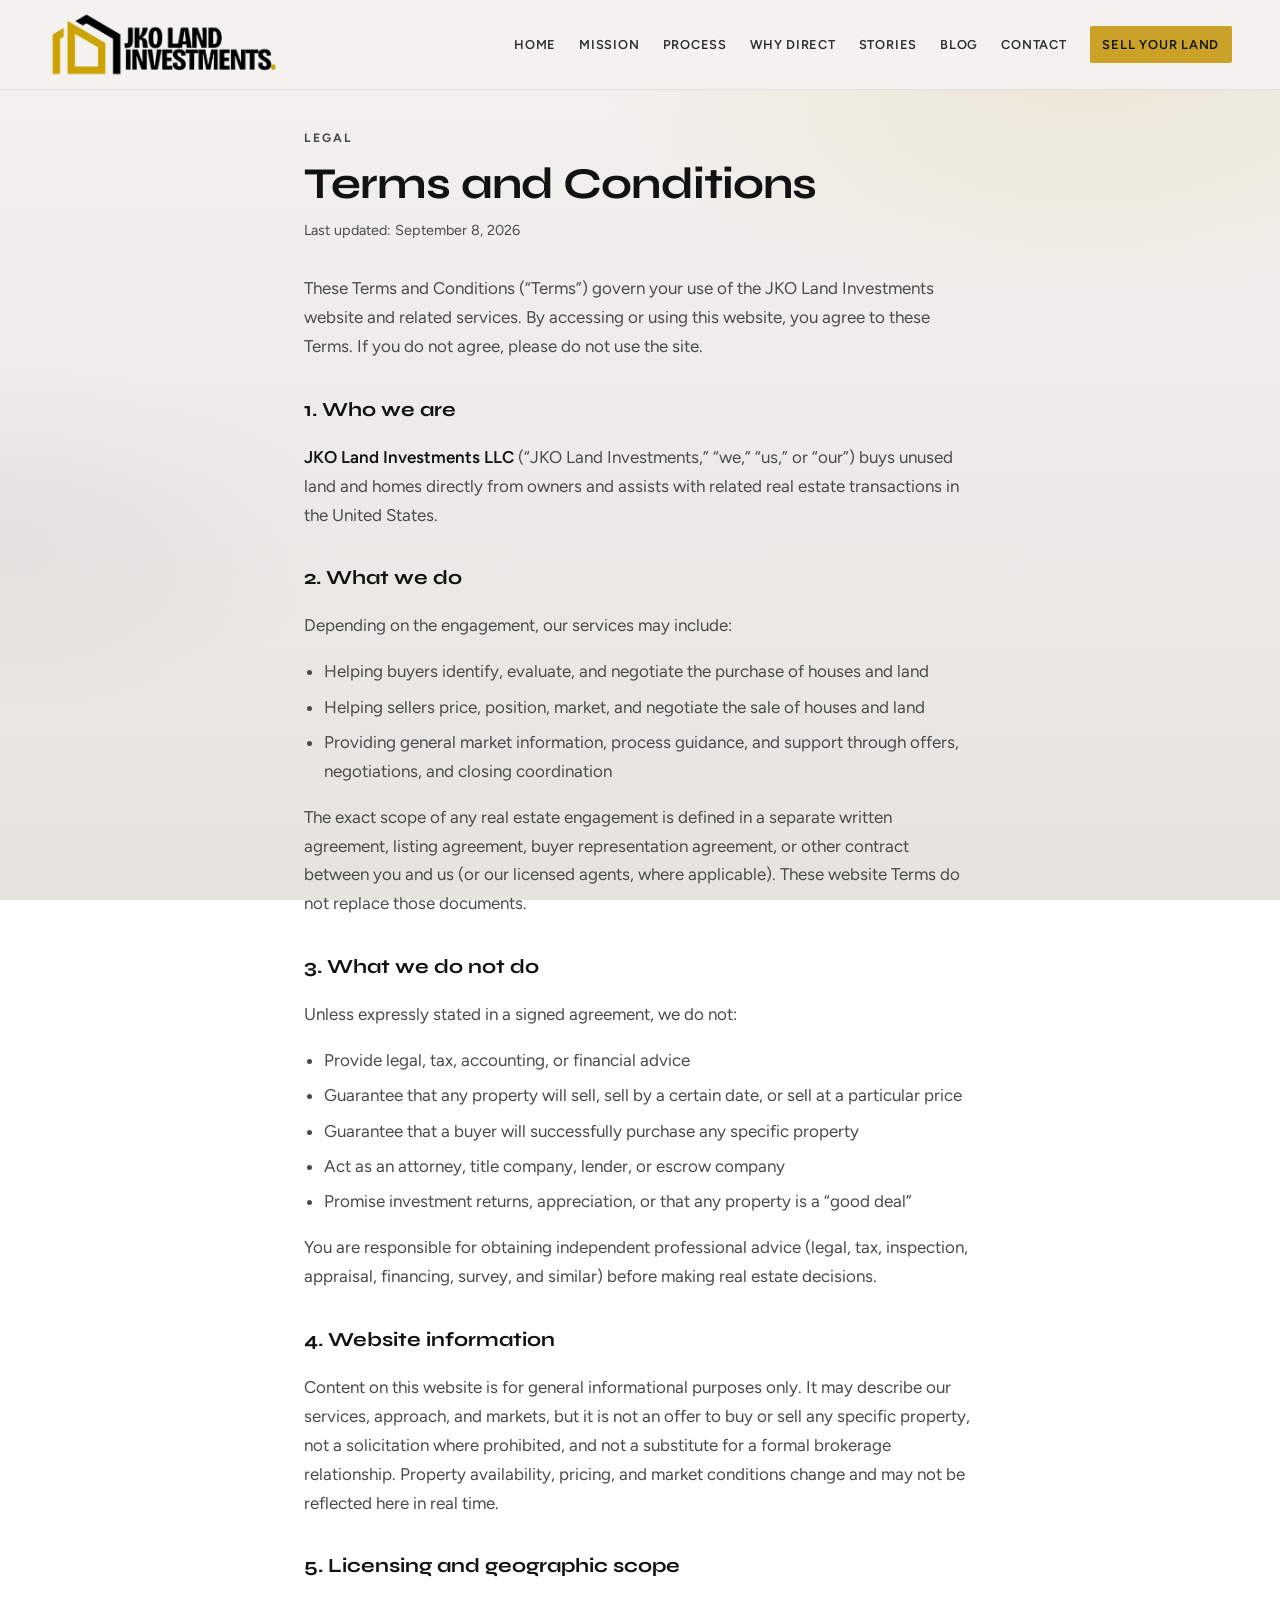
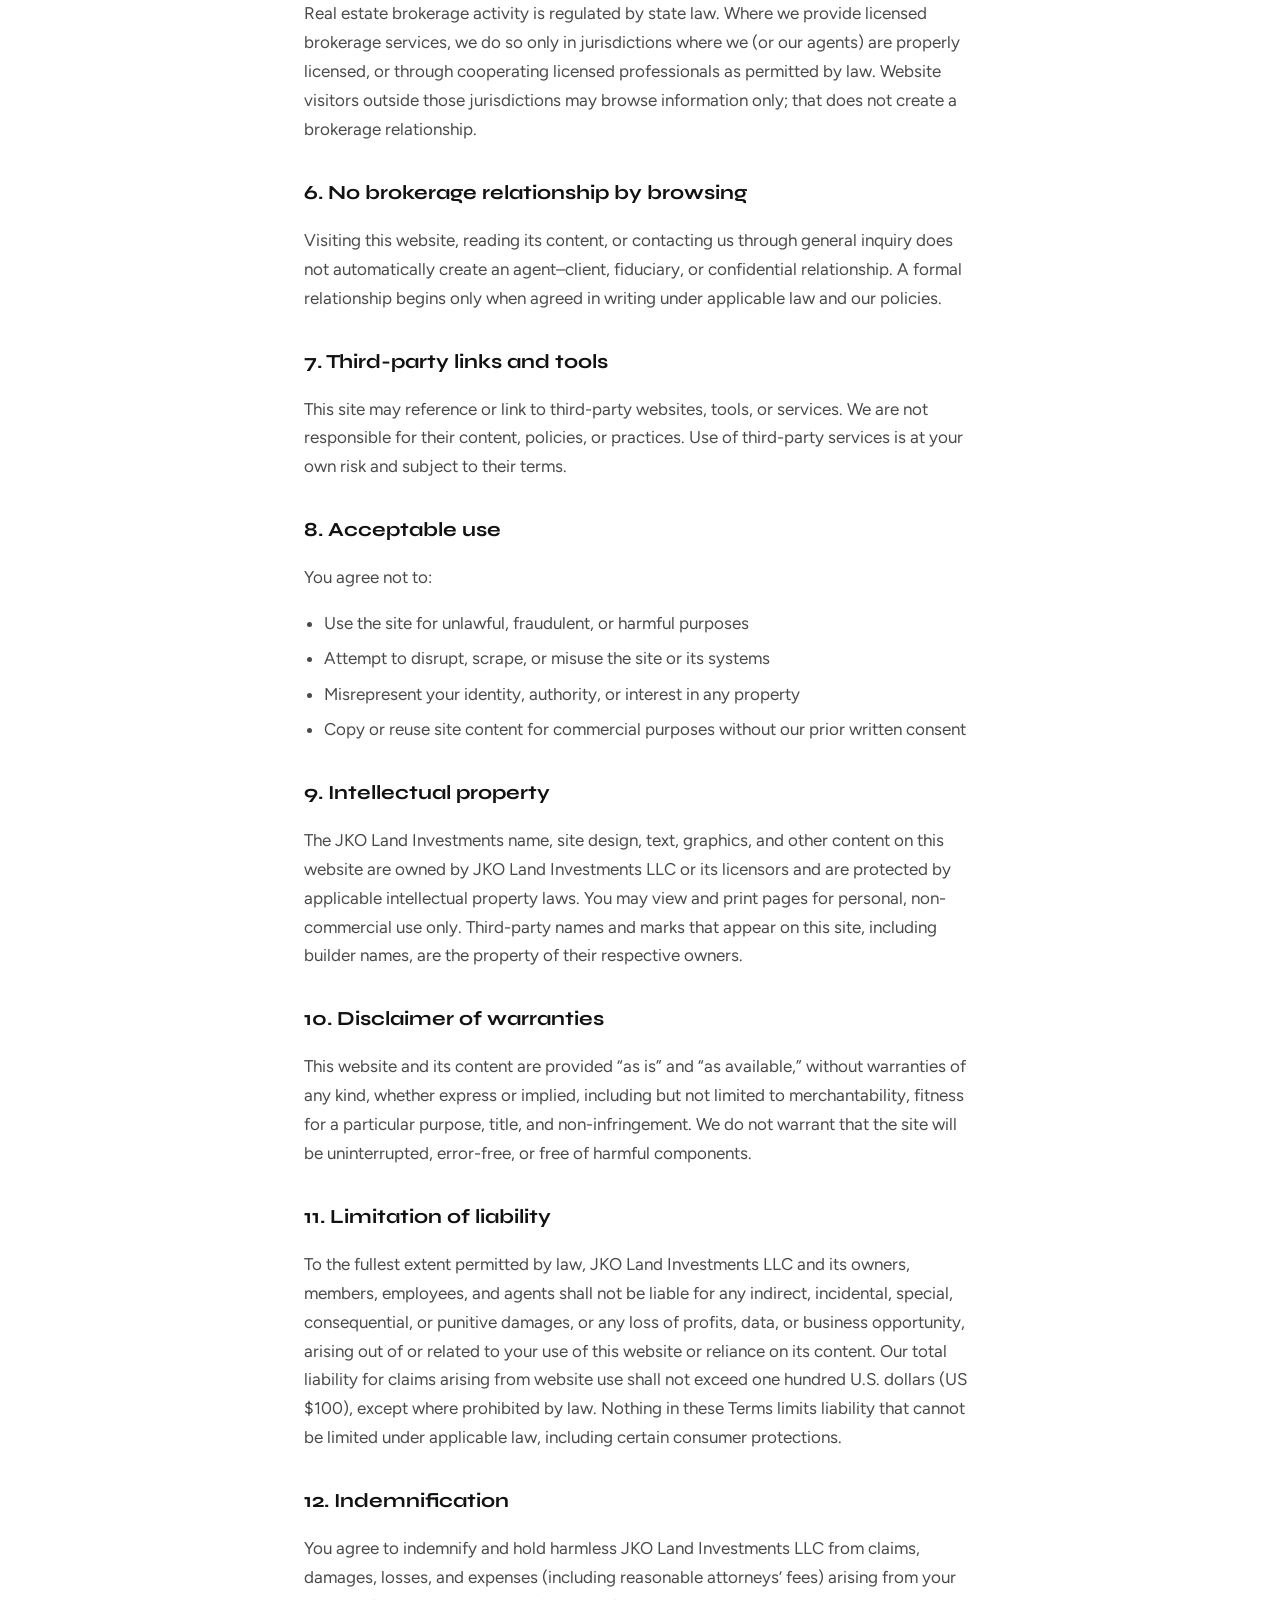
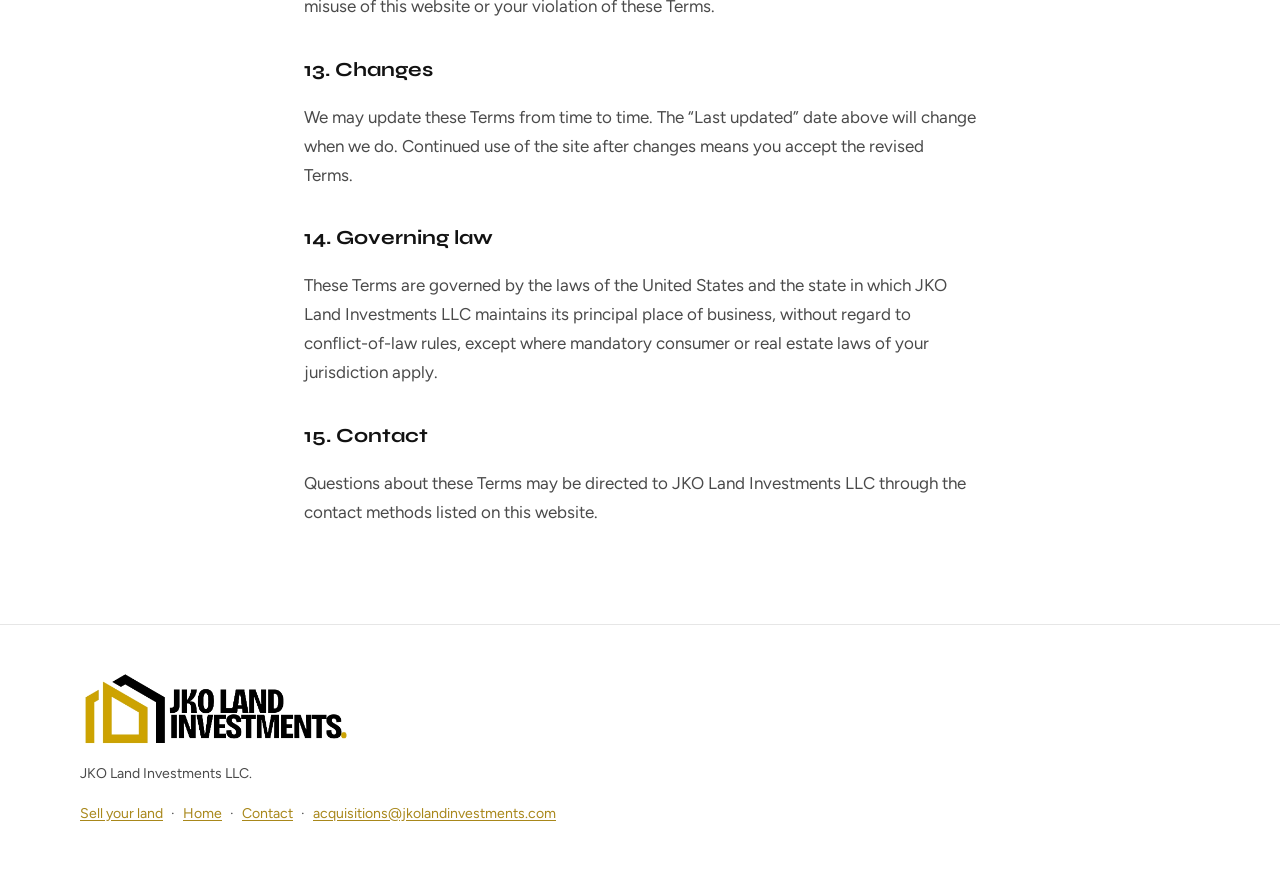
<file: terms.html>
<!DOCTYPE html>
<html lang="en">
  <head>
    <meta charset="UTF-8" />
    <meta name="viewport" content="width=device-width, initial-scale=1.0" />
    <title>Terms and Conditions — JKO Land Investments</title>
    <meta
      name="description"
      content="Terms and Conditions for JKO Land Investments LLC."
    />
    <link rel="canonical" href="https://jkolandinvestments.com/terms.html" />
    <meta name="robots" content="noindex, follow" />
    <meta property="og:type" content="website" />
    <meta property="og:site_name" content="JKO Land Investments LLC" />
    <meta property="og:url" content="https://jkolandinvestments.com/terms.html" />
    <meta property="og:title" content="Terms and Conditions — JKO Land Investments" />
    <meta
      property="og:description"
      content="Terms and Conditions for JKO Land Investments LLC."
    />
    <link rel="icon" href="assets/favicon.ico" sizes="any" />
    <link rel="icon" type="image/png" sizes="32x32" href="assets/favicon.png" />
    <link rel="icon" type="image/png" sizes="48x48" href="assets/favicon-48.png" />
    <link rel="apple-touch-icon" sizes="180x180" href="assets/apple-touch-icon.png" />
    <link rel="manifest" href="site.webmanifest" />
    <meta name="theme-color" content="#c9a227" />
    <link rel="preconnect" href="https://fonts.googleapis.com" />
    <link rel="preconnect" href="https://fonts.gstatic.com" crossorigin />
    <link
      href="https://fonts.googleapis.com/css2?family=Figtree:wght@400;500;600;700&family=Syne:wght@600;700;800&display=swap"
      rel="stylesheet"
    />
    <link rel="stylesheet" href="styles.css?v=20260912favicon" />
    <script defer src="script.js?v=20260912favicon"></script>
  </head>
  <body class="legal-page">
    <a class="skip-link" href="#main">Skip to content</a>
    <header class="site-header site-header-solid" data-header>
      <a class="site-brand" href="index.html" aria-label="JKO Land Investments home">
        <img
          class="brand-light"
          src="assets/logo-light.png"
          alt=""
          width="799"
          height="318"
        />
        <img
          class="brand-dark"
          src="assets/logo.png"
          alt=""
          width="799"
          height="318"
        />
      </a>
      <button
        class="nav-toggle"
        type="button"
        aria-expanded="false"
        aria-controls="site-nav"
        aria-label="Open menu"
      >
        <span class="nav-toggle-bars" aria-hidden="true">
          <span></span><span></span><span></span>
        </span>
      </button>
      <nav id="site-nav" class="site-nav" aria-label="Primary">
        <a href="index.html">Home</a>
        <a href="mission.html">Mission</a>
        <a href="process.html">Process</a>
        <a href="why-direct.html">Why direct</a>
        <a href="stories.html">Stories</a>
        <a href="blog.html">Blog</a>
        <a href="contact.html">Contact</a>
        <a class="nav-cta" href="contact.html">Sell your land</a>
      </nav>
    </header>

    <main id="main" class="legal">
      <div class="legal-inner">
        <p class="eyebrow">Legal</p>
        <h1>Terms and Conditions</h1>
        <p class="legal-updated">Last updated: September 8, 2026</p>

        <p>
          These Terms and Conditions (“Terms”) govern your use of the JKO Land Investments
          website and related services. By accessing or using this website, you
          agree to these Terms. If you do not agree, please do not use the site.
        </p>

        <h2>1. Who we are</h2>
        <p>
          <strong>JKO Land Investments LLC</strong> (“JKO Land Investments,” “we,”
          “us,” or “our”) buys unused land and homes directly from owners and
          assists with related real estate transactions in the United States.
        </p>

        <h2>2. What we do</h2>
        <p>Depending on the engagement, our services may include:</p>
        <ul>
          <li>
            Helping buyers identify, evaluate, and negotiate the purchase of
            houses and land
          </li>
          <li>
            Helping sellers price, position, market, and negotiate the sale of
            houses and land
          </li>
          <li>
            Providing general market information, process guidance, and support
            through offers, negotiations, and closing coordination
          </li>
        </ul>
        <p>
          The exact scope of any real estate engagement is defined in a separate
          written agreement, listing agreement, buyer representation agreement,
          or other contract between you and us (or our licensed agents, where
          applicable). These website Terms do not replace those documents.
        </p>

        <h2>3. What we do not do</h2>
        <p>Unless expressly stated in a signed agreement, we do not:</p>
        <ul>
          <li>Provide legal, tax, accounting, or financial advice</li>
          <li>Guarantee that any property will sell, sell by a certain date, or sell at a particular price</li>
          <li>Guarantee that a buyer will successfully purchase any specific property</li>
          <li>Act as an attorney, title company, lender, or escrow company</li>
          <li>
            Promise investment returns, appreciation, or that any property is a
            “good deal”
          </li>
        </ul>
        <p>
          You are responsible for obtaining independent professional advice
          (legal, tax, inspection, appraisal, financing, survey, and similar)
          before making real estate decisions.
        </p>

        <h2>4. Website information</h2>
        <p>
          Content on this website is for general informational purposes only. It
          may describe our services, approach, and markets, but it is not an
          offer to buy or sell any specific property, not a solicitation where
          prohibited, and not a substitute for a formal brokerage relationship.
          Property availability, pricing, and market conditions change and may
          not be reflected here in real time.
        </p>

        <h2>5. Licensing and geographic scope</h2>
        <p>
          Real estate brokerage activity is regulated by state law. Where we
          provide licensed brokerage services, we do so only in jurisdictions
          where we (or our agents) are properly licensed, or through cooperating
          licensed professionals as permitted by law. Website visitors outside
          those jurisdictions may browse information only; that does not create
          a brokerage relationship.
        </p>

        <h2>6. No brokerage relationship by browsing</h2>
        <p>
          Visiting this website, reading its content, or contacting us through
          general inquiry does not automatically create an agent–client,
          fiduciary, or confidential relationship. A formal relationship begins
          only when agreed in writing under applicable law and our policies.
        </p>

        <h2>7. Third-party links and tools</h2>
        <p>
          This site may reference or link to third-party websites, tools, or
          services. We are not responsible for their content, policies, or
          practices. Use of third-party services is at your own risk and subject
          to their terms.
        </p>

        <h2>8. Acceptable use</h2>
        <p>You agree not to:</p>
        <ul>
          <li>Use the site for unlawful, fraudulent, or harmful purposes</li>
          <li>Attempt to disrupt, scrape, or misuse the site or its systems</li>
          <li>
            Misrepresent your identity, authority, or interest in any property
          </li>
          <li>
            Copy or reuse site content for commercial purposes without our prior
            written consent
          </li>
        </ul>

        <h2>9. Intellectual property</h2>
        <p>
          The JKO Land Investments name, site design, text, graphics, and other content on
          this website are owned by JKO Land Investments LLC or its licensors and are
          protected by applicable intellectual property laws. You may view and
          print pages for personal, non-commercial use only. Third-party names
          and marks that appear on this site, including builder names, are the
          property of their respective owners.
        </p>

        <h2>10. Disclaimer of warranties</h2>
        <p>
          This website and its content are provided “as is” and “as available,”
          without warranties of any kind, whether express or implied, including
          but not limited to merchantability, fitness for a particular purpose,
          title, and non-infringement. We do not warrant that the site will be
          uninterrupted, error-free, or free of harmful components.
        </p>

        <h2>11. Limitation of liability</h2>
        <p>
          To the fullest extent permitted by law, JKO Land Investments LLC and
          its owners, members, employees, and agents shall not be
          liable for any indirect, incidental, special, consequential, or
          punitive damages, or any loss of profits, data, or business
          opportunity, arising out of or related to your use of this website or
          reliance on its content. Our total liability for claims arising from
          website use shall not exceed one hundred U.S. dollars (US $100),
          except where prohibited by law. Nothing in these Terms limits liability
          that cannot be limited under applicable law, including certain
          consumer protections.
        </p>

        <h2>12. Indemnification</h2>
        <p>
          You agree to indemnify and hold harmless JKO Land Investments LLC
          from claims, damages, losses, and expenses (including
          reasonable attorneys’ fees) arising from your misuse of this website
          or your violation of these Terms.
        </p>

        <h2>13. Changes</h2>
        <p>
          We may update these Terms from time to time. The “Last updated” date
          above will change when we do. Continued use of the site after changes
          means you accept the revised Terms.
        </p>

        <h2>14. Governing law</h2>
        <p>
          These Terms are governed by the laws of the United States and the
          state in which JKO Land Investments LLC maintains its principal place of
          business, without regard to conflict-of-law rules, except where
          mandatory consumer or real estate laws of your jurisdiction apply.
        </p>

        <h2>15. Contact</h2>
        <p>
          Questions about these Terms may be directed to JKO Land Investments LLC
          through the contact methods listed on this website.
        </p>
      </div>
    </main>

    <footer class="site-footer">
      <div class="footer-inner">
        <a class="footer-logo" href="index.html" aria-label="JKO Land Investments home">
          <img src="assets/logo.png" alt="" width="488" height="302" />
        </a>
        <p class="footer-legal">JKO Land Investments LLC.</p>
        <p class="footer-links">
          <a href="contact.html">Sell your land</a>
          <span class="footer-sep" aria-hidden="true">·</span>
          <a href="index.html">Home</a>
          <span class="footer-sep" aria-hidden="true">·</span>
          <a href="contact.html">Contact</a>
          <span class="footer-sep" aria-hidden="true">·</span>
          <a href="mailto:acquisitions@jkolandinvestments.com"
            >acquisitions@jkolandinvestments.com</a
          >
        </p>
      </div>
    </footer>
  </body>
</html>
</file>
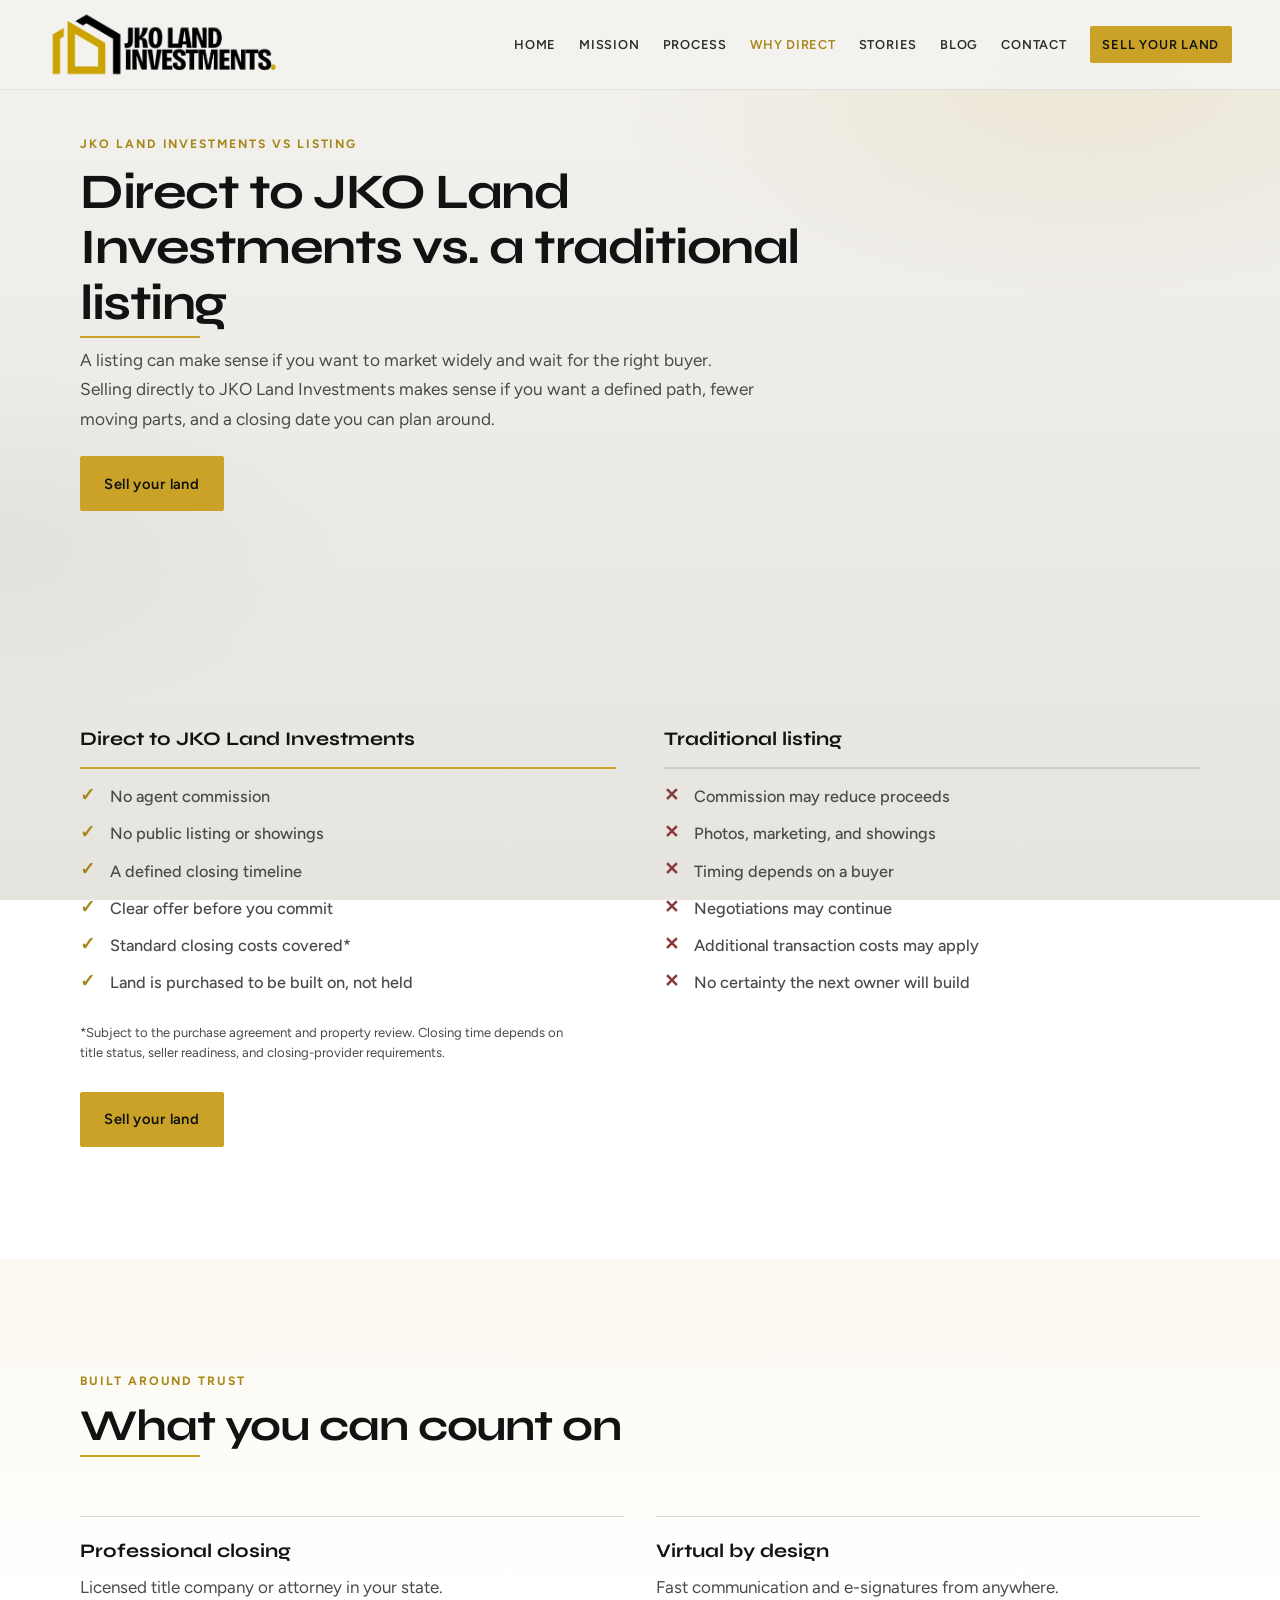
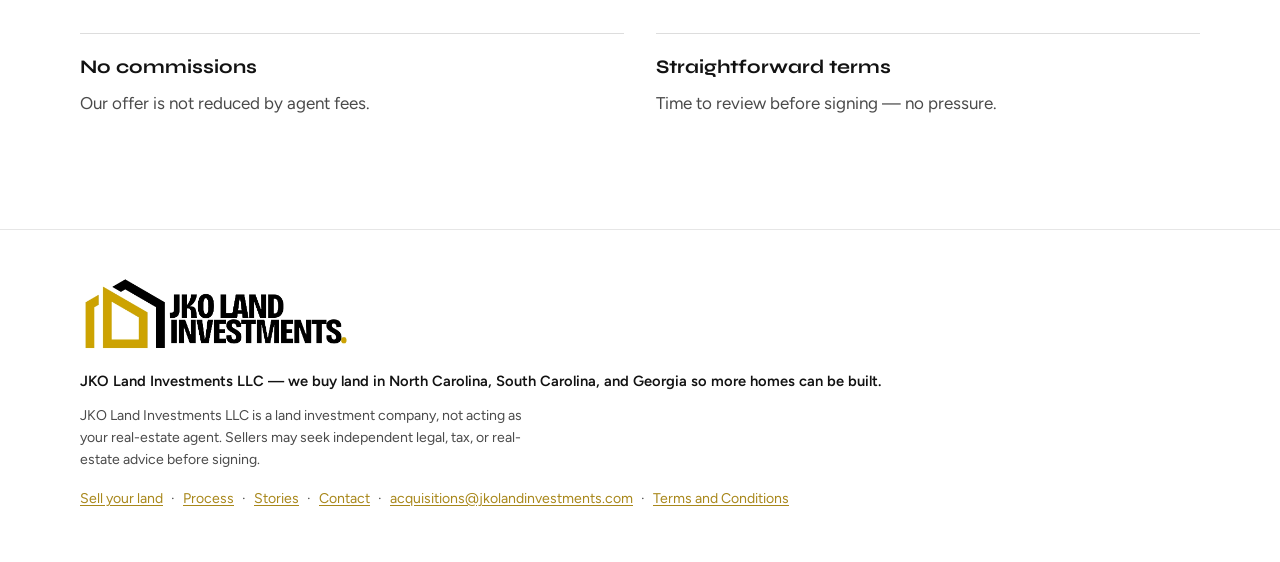
<file: why-direct.html>
<!DOCTYPE html>
<html lang="en">
  <head>
    <meta charset="UTF-8" />
    <meta name="viewport" content="width=device-width, initial-scale=1.0" />
    <script>
      document.documentElement.classList.add("js");
    </script>
    <title>JKO Land Investments | Why Sell Land Direct vs Listing</title>
    <meta
      name="description"
      content="Compare selling land directly to JKO Land Investments with a traditional listing: no commission, no showings, a defined timeline, and a clear offer before you commit in NC, SC, and GA."
    />
    <link rel="canonical" href="https://jkolandinvestments.com/why-direct.html" />
    <meta name="robots" content="index, follow" />
    <meta property="og:type" content="website" />
    <meta property="og:site_name" content="JKO Land Investments LLC" />
    <meta property="og:locale" content="en_US" />
    <meta property="og:url" content="https://jkolandinvestments.com/why-direct.html" />
    <meta
      property="og:title"
      content="JKO Land Investments | Why Sell Land Direct vs Listing"
    />
    <meta
      property="og:description"
      content="Sell land without listing commissions or showings. Get a clear offer and a defined closing timeline with JKO Land Investments."
    />
    <meta property="og:image" content="https://jkolandinvestments.com/assets/hero.jpg" />
    <meta name="twitter:card" content="summary_large_image" />
    <meta
      name="twitter:title"
      content="JKO Land Investments | Why Sell Land Direct vs Listing"
    />
    <meta
      name="twitter:description"
      content="No commission, no showings, a clear offer, and a defined timeline."
    />
    <meta name="twitter:image" content="https://jkolandinvestments.com/assets/hero.jpg" />
    <link rel="icon" href="assets/favicon.ico" sizes="any" />
    <link rel="icon" type="image/png" sizes="32x32" href="assets/favicon.png" />
    <link rel="icon" type="image/png" sizes="48x48" href="assets/favicon-48.png" />
    <link rel="apple-touch-icon" sizes="180x180" href="assets/apple-touch-icon.png" />
    <link rel="manifest" href="site.webmanifest" />
    <meta name="theme-color" content="#c9a227" />
    <link rel="preconnect" href="https://fonts.googleapis.com" />
    <link rel="preconnect" href="https://fonts.gstatic.com" crossorigin />
    <link
      href="https://fonts.googleapis.com/css2?family=Figtree:wght@400;500;600;700&family=Syne:wght@600;700;800&display=swap"
      rel="stylesheet"
    />
    <link rel="stylesheet" href="styles.css?v=20260912favicon" />
    <script defer src="script.js?v=20260912favicon"></script>
  </head>
  <body>
    <a class="skip-link" href="#main">Skip to content</a>
    <header class="site-header site-header-solid" data-header>
      <a class="site-brand" href="index.html" aria-label="JKO Land Investments home">
        <img
          class="brand-light"
          src="assets/logo-light.png"
          alt=""
          width="799"
          height="318"
        />
        <img
          class="brand-dark"
          src="assets/logo.png"
          alt=""
          width="799"
          height="318"
        />
      </a>
      <button
        class="nav-toggle"
        type="button"
        aria-expanded="false"
        aria-controls="site-nav"
        aria-label="Open menu"
      >
        <span class="nav-toggle-bars" aria-hidden="true">
          <span></span><span></span><span></span>
        </span>
      </button>
      <nav id="site-nav" class="site-nav" aria-label="Primary">
        <a href="index.html">Home</a>
        <a href="mission.html">Mission</a>
        <a href="process.html">Process</a>
        <a href="why-direct.html" aria-current="page">Why direct</a>
        <a href="stories.html">Stories</a>
        <a href="blog.html">Blog</a>
        <a href="contact.html">Contact</a>
        <a class="nav-cta" href="contact.html">Sell your land</a>
      </nav>
    </header>

    <main id="main">
      <header class="page-hero">
        <div class="page-hero-inner reveal" data-reveal>
          <p class="eyebrow">JKO Land Investments vs listing</p>
          <h1 class="section-title" data-title>
            Direct to JKO Land Investments vs. a traditional listing
          </h1>
          <p class="page-lede">
            A listing can make sense if you want to market widely and wait for
            the right buyer. Selling directly to JKO Land Investments makes
            sense if you want a defined path, fewer moving parts, and a closing
            date you can plan around.
          </p>
          <div class="cta-group">
            <a class="btn btn-primary" href="contact.html">Sell your land</a>
          </div>
        </div>
      </header>

      <section class="section compare">
        <div class="section-inner">
          <div class="compare-grid reveal" data-reveal>
            <div class="compare-col compare-col-accent">
              <h3>Direct to JKO Land Investments</h3>
              <ul class="compare-list compare-list-yes">
                <li>No agent commission</li>
                <li>No public listing or showings</li>
                <li>A defined closing timeline</li>
                <li>Clear offer before you commit</li>
                <li>Standard closing costs covered*</li>
                <li>Land is purchased to be built on, not held</li>
              </ul>
            </div>
            <div class="compare-col">
              <h3>Traditional listing</h3>
              <ul class="compare-list compare-list-no">
                <li>Commission may reduce proceeds</li>
                <li>Photos, marketing, and showings</li>
                <li>Timing depends on a buyer</li>
                <li>Negotiations may continue</li>
                <li>Additional transaction costs may apply</li>
                <li>No certainty the next owner will build</li>
              </ul>
            </div>
          </div>
          <p class="fine-print reveal" data-reveal>
            *Subject to the purchase agreement and property review. Closing time
            depends on title status, seller readiness, and closing-provider
            requirements.
          </p>
          <p class="section-footer-link reveal" data-reveal>
            <a class="btn btn-primary" href="contact.html">Sell your land</a>
          </p>
        </div>
      </section>

      <section class="section trust">
        <div class="section-inner">
          <header class="section-header reveal" data-reveal>
            <p class="eyebrow">Built around trust</p>
            <h2 class="section-title" data-title>What you can count on</h2>
          </header>
          <ul class="trust-list">
            <li class="reveal" data-reveal style="--delay: 0ms">
              <h3>Professional closing</h3>
              <p>Licensed title company or attorney in your state.</p>
            </li>
            <li class="reveal" data-reveal style="--delay: 80ms">
              <h3>Virtual by design</h3>
              <p>Fast communication and e-signatures from anywhere.</p>
            </li>
            <li class="reveal" data-reveal style="--delay: 160ms">
              <h3>No commissions</h3>
              <p>Our offer is not reduced by agent fees.</p>
            </li>
            <li class="reveal" data-reveal style="--delay: 240ms">
              <h3>Straightforward terms</h3>
              <p>Time to review before signing — no pressure.</p>
            </li>
          </ul>
        </div>
      </section>

    </main>

    <footer class="site-footer">
      <div class="footer-inner">
        <a class="footer-logo" href="index.html" aria-label="JKO Land Investments home">
          <img src="assets/logo.png" alt="JKO Land Investments" width="799" height="318" />
        </a>
        <p class="footer-tag">
          JKO Land Investments LLC — we buy land in North Carolina, South
          Carolina, and Georgia so more homes can be built.
        </p>
        <p class="footer-legal">
          JKO Land Investments LLC is a land investment company,
          not acting as your real-estate agent. Sellers may seek independent
          legal, tax, or real-estate advice before signing.
        </p>
        <p class="footer-links">
          <a href="contact.html">Sell your land</a>
          <span class="footer-sep" aria-hidden="true">·</span>
          <a href="process.html">Process</a>
          <span class="footer-sep" aria-hidden="true">·</span>
          <a href="stories.html">Stories</a>
          <span class="footer-sep" aria-hidden="true">·</span>
          <a href="contact.html">Contact</a>
          <span class="footer-sep" aria-hidden="true">·</span>
          <a href="mailto:acquisitions@jkolandinvestments.com">acquisitions@jkolandinvestments.com</a>
          <span class="footer-sep" aria-hidden="true">·</span>
          <a href="terms.html">Terms and Conditions</a>
        </p>
      </div>
    </footer>
  </body>
</html>
</file>
<file: styles.css>
:root {
  --ink: #121212;
  --ink-soft: #4a4a4a;
  --gold: #c9a227;
  --gold-deep: #a8871a;
  --paper: #f3f2ef;
  --paper-deep: #e6e4df;
  --white: #fafafa;
  --veil: rgba(12, 12, 12, 0.48);
  --font-display: "Syne", "Avenir Next", sans-serif;
  --font-body: "Figtree", "Helvetica Neue", sans-serif;
  --ease: cubic-bezier(0.22, 1, 0.36, 1);
  --space: clamp(1.25rem, 4vw, 3rem);
  --max: 70rem;
}

*,
*::before,
*::after {
  box-sizing: border-box;
}

html {
  scroll-behavior: smooth;
}

body {
  margin: 0;
  font-family: var(--font-body);
  font-weight: 400;
  font-size: 1.0625rem;
  line-height: 1.65;
  color: var(--ink);
  background:
    radial-gradient(ellipse 70% 45% at 85% 8%, rgba(197, 155, 31, 0.12), transparent 55%),
    radial-gradient(ellipse 55% 40% at 0% 60%, rgba(18, 18, 18, 0.04), transparent 50%),
    linear-gradient(180deg, var(--paper) 0%, var(--paper-deep) 100%);
  background-attachment: fixed;
  -webkit-font-smoothing: antialiased;
}

img {
  max-width: 100%;
  display: block;
}

a {
  color: inherit;
  text-decoration: none;
}

/* —— Skip link —— */
.skip-link {
  position: absolute;
  left: var(--space);
  top: -5rem;
  z-index: 40;
  padding: 0.65rem 1rem;
  background: var(--gold);
  color: var(--ink);
  font-weight: 700;
  font-size: 0.88rem;
}

.skip-link:focus {
  top: 0.75rem;
}

/* —— Header —— */
.site-header {
  position: fixed;
  inset: 0 0 auto;
  z-index: 20;
  display: flex;
  align-items: center;
  justify-content: space-between;
  gap: 1rem;
  padding: 0.65rem var(--space);
  background: linear-gradient(
    180deg,
    rgba(12, 12, 12, 0.72) 0%,
    rgba(12, 12, 12, 0) 100%
  );
  transition:
    background 0.35s var(--ease),
    border-color 0.35s var(--ease);
}

.site-brand {
  position: relative;
  z-index: 22;
  display: block;
  width: clamp(10rem, 32vw, 14.5rem);
  flex-shrink: 0;
}

.site-brand img {
  width: 100%;
  height: auto;
  object-fit: contain;
}

.brand-dark {
  display: none;
}

.nav-toggle {
  display: none;
  position: relative;
  z-index: 22;
  width: 2.6rem;
  height: 2.6rem;
  padding: 0;
  border: 0;
  background: transparent;
  cursor: pointer;
}

.nav-toggle-bars {
  display: block;
  position: relative;
  width: 1.2rem;
  height: 0.75rem;
  margin: 0 auto;
}

.nav-toggle-bars span {
  position: absolute;
  left: 0;
  right: 0;
  height: 2px;
  background: var(--white);
  transition:
    transform 0.3s var(--ease),
    opacity 0.3s var(--ease),
    top 0.3s var(--ease),
    background 0.3s var(--ease);
}

.nav-toggle-bars span:nth-child(1) {
  top: 0;
}

.nav-toggle-bars span:nth-child(2) {
  top: 5px;
}

.nav-toggle-bars span:nth-child(3) {
  top: 10px;
}

.nav-toggle[aria-expanded="true"] .nav-toggle-bars span:nth-child(1) {
  top: 5px;
  transform: rotate(45deg);
}

.nav-toggle[aria-expanded="true"] .nav-toggle-bars span:nth-child(2) {
  opacity: 0;
}

.nav-toggle[aria-expanded="true"] .nav-toggle-bars span:nth-child(3) {
  top: 5px;
  transform: rotate(-45deg);
}

.site-nav {
  display: flex;
  flex-wrap: nowrap;
  justify-content: flex-end;
  align-items: center;
  gap: clamp(0.75rem, 1.8vw, 1.55rem);
  color: var(--white);
}

.site-nav a {
  font-size: clamp(0.68rem, 1.35vw, 0.8rem);
  font-weight: 600;
  letter-spacing: 0.06em;
  text-transform: uppercase;
  opacity: 0.88;
  white-space: nowrap;
  transition:
    opacity 0.25s var(--ease),
    color 0.25s var(--ease);
}

.site-nav a:hover,
.site-nav a:focus-visible,
.site-nav a[aria-current="page"] {
  opacity: 1;
}

.site-nav a[aria-current="page"] {
  color: var(--gold);
}

.nav-cta {
  display: inline-flex;
  align-items: center;
  justify-content: center;
  padding: 0.48rem 0.8rem;
  background: var(--gold);
  color: var(--ink) !important;
  opacity: 1 !important;
  letter-spacing: 0.05em;
  border-radius: 2px;
}

.nav-cta:hover,
.nav-cta:focus-visible {
  background: var(--gold-deep);
  color: var(--white) !important;
}

.site-header-solid .nav-cta,
.site-header-home.is-scrolled .nav-cta,
.site-header-home.is-nav-open .nav-cta {
  background: var(--gold);
  color: var(--ink) !important;
}

.site-header-solid,
.site-header-home.is-scrolled,
.site-header-home.is-nav-open {
  background: rgba(243, 242, 239, 0.96);
  border-bottom: 1px solid rgba(18, 18, 18, 0.08);
  backdrop-filter: blur(10px);
}

.site-header-solid .site-nav,
.site-header-home.is-scrolled .site-nav,
.site-header-home.is-nav-open .site-nav {
  color: var(--ink);
}

.site-header-solid .site-nav a[aria-current="page"],
.site-header-home.is-scrolled .site-nav a[aria-current="page"],
.site-header-home.is-nav-open .site-nav a[aria-current="page"] {
  color: var(--gold-deep);
}

.site-header-solid .brand-light,
.site-header-home.is-scrolled .brand-light,
.site-header-home.is-nav-open .brand-light {
  display: none;
}

.site-header-solid .brand-dark,
.site-header-home.is-scrolled .brand-dark,
.site-header-home.is-nav-open .brand-dark {
  display: block;
}

.site-header-solid .nav-toggle-bars span,
.site-header-home.is-scrolled .nav-toggle-bars span,
.site-header-home.is-nav-open .nav-toggle-bars span {
  background: var(--ink);
}

/* —— Hero —— */
.hero {
  position: relative;
  min-height: 100svh;
  display: grid;
  align-items: center;
  padding: clamp(5.5rem, 12vh, 7.5rem) var(--space) clamp(3rem, 8vh, 4.5rem);
  color: var(--white);
  overflow: hidden;
}

.hero-media {
  position: absolute;
  inset: 0;
  z-index: 0;
}

.hero-image {
  width: 100%;
  height: 115%;
  object-fit: cover;
  object-position: 78% 28%;
  will-change: transform;
}

.hero-veil {
  position: absolute;
  inset: 0;
  background:
    linear-gradient(
      100deg,
      rgba(8, 8, 8, 0.92) 0%,
      rgba(8, 8, 8, 0.82) 28%,
      rgba(8, 8, 8, 0.45) 48%,
      rgba(8, 8, 8, 0.2) 68%,
      rgba(8, 8, 8, 0.4) 100%
    ),
    linear-gradient(
      180deg,
      rgba(8, 8, 8, 0.5) 0%,
      transparent 42%,
      rgba(8, 8, 8, 0.75) 100%
    );
}

.hero-content {
  position: relative;
  z-index: 1;
  max-width: min(40rem, 100%);
  animation: hero-rise 1.1s var(--ease) both;
}

.hero h1 {
  font-family: var(--font-display);
  font-size: clamp(2.35rem, 5.5vw, 3.6rem);
  font-weight: 700;
  line-height: 1.05;
  letter-spacing: -0.035em;
  margin: 0 0 0.55rem;
  max-width: 11ch;
  text-shadow: 0 2px 24px rgba(0, 0, 0, 0.35);
}

.hero-purpose {
  margin: 0 0 0.95rem;
  font-family: var(--font-display);
  font-size: clamp(1.12rem, 2.3vw, 1.4rem);
  font-weight: 700;
  line-height: 1.3;
  color: var(--gold);
  max-width: 22ch;
  text-shadow: 0 1px 14px rgba(0, 0, 0, 0.35);
}

.lede {
  margin: 0 0 1.75rem;
  font-weight: 500;
  font-size: clamp(1.02rem, 2vw, 1.12rem);
  max-width: 42ch;
  line-height: 1.55;
  color: rgba(250, 250, 250, 0.92);
  text-shadow: 0 1px 14px rgba(0, 0, 0, 0.35);
}

.cta-group {
  display: flex;
  flex-wrap: wrap;
  gap: 0.75rem 1rem;
}

.btn {
  display: inline-flex;
  align-items: center;
  justify-content: center;
  padding: 0.9rem 1.45rem;
  font-family: var(--font-body);
  font-size: 0.92rem;
  font-weight: 600;
  letter-spacing: 0.03em;
  border-radius: 2px;
  border: 1px solid transparent;
  transition:
    background 0.3s var(--ease),
    color 0.3s var(--ease),
    border-color 0.3s var(--ease),
    transform 0.3s var(--ease);
}

.btn:hover,
.btn:focus-visible {
  transform: translateY(-1px);
}

.btn-primary {
  background: var(--gold);
  color: var(--ink);
  border-color: var(--gold);
}

.btn-primary:hover,
.btn-primary:focus-visible {
  background: var(--gold-deep);
  border-color: var(--gold-deep);
  color: var(--white);
}

.btn-ghost {
  background: transparent;
  color: var(--white);
  border-color: rgba(250, 250, 250, 0.55);
}

.btn-ghost:hover,
.btn-ghost:focus-visible {
  border-color: var(--white);
  background: rgba(250, 250, 250, 0.08);
}

.btn-ghost-ink {
  background: transparent;
  color: var(--ink);
  border-color: rgba(18, 18, 18, 0.28);
}

.btn-ghost-ink:hover,
.btn-ghost-ink:focus-visible {
  border-color: var(--ink);
  background: rgba(18, 18, 18, 0.04);
}

@keyframes hero-rise {
  from {
    opacity: 0;
    transform: translateY(1.25rem);
  }
  to {
    opacity: 1;
    transform: translateY(0);
  }
}

/* —— Sections —— */
.section {
  padding: clamp(4.5rem, 11vw, 7rem) var(--space);
}

.section-inner {
  max-width: var(--max);
  margin: 0 auto;
}

.section-header {
  max-width: 48rem;
}

.eyebrow {
  margin: 0 0 0.65rem;
  font-size: 0.76rem;
  font-weight: 700;
  letter-spacing: 0.16em;
  text-transform: uppercase;
  color: var(--gold-deep);
}

.section-title {
  position: relative;
  display: inline-block;
  font-family: var(--font-display);
  font-size: clamp(1.9rem, 4.2vw, 2.75rem);
  font-weight: 700;
  line-height: 1.12;
  letter-spacing: -0.025em;
  margin: 0 0 1.1rem;
  color: var(--ink);
}

.section-title::after {
  content: "";
  position: absolute;
  left: 0;
  bottom: -0.4rem;
  width: min(100%, 7.5rem);
  height: 2px;
  background: var(--gold);
  transform: scaleX(0);
  transform-origin: left center;
  transition: transform 0.9s var(--ease);
}

.section-title.is-drawn::after {
  transform: scaleX(1);
}

.section-lede {
  margin: 1.35rem 0 0;
  color: var(--ink-soft);
  font-size: 1.08rem;
  max-width: 62ch;
  line-height: 1.7;
}

.contact-lede {
  color: rgba(250, 250, 250, 0.72);
}

.team-copy {
  margin: 1.35rem 0 0;
  display: grid;
  gap: 1rem;
  max-width: 62ch;
  color: var(--ink-soft);
  font-size: 1.08rem;
  line-height: 1.7;
}

.team-copy p {
  margin: 0;
}

/* —— Proof strip —— */
.proof {
  padding: clamp(2.5rem, 5vw, 3.25rem) var(--space);
  background: var(--ink);
  color: var(--white);
}

.proof-grid {
  display: grid;
  gap: clamp(1.75rem, 4vw, 2.5rem);
  align-items: start;
}

@media (min-width: 720px) {
  .proof-grid {
    grid-template-columns: repeat(3, minmax(0, 1fr));
    gap: 2.5rem 2rem;
  }
}

.proof-item {
  display: grid;
  gap: 0.75rem;
  min-width: 0;
}

.proof-value {
  margin: 0;
  display: flex;
  align-items: flex-end;
  min-height: 3.5rem;
  font-family: var(--font-display);
  font-size: clamp(2.5rem, 5.5vw, 3.5rem);
  font-weight: 800;
  letter-spacing: -0.03em;
  color: var(--gold);
  line-height: 1;
  font-variant-numeric: tabular-nums;
}

.proof-value-text {
  font-size: clamp(2.35rem, 5vw, 3.25rem);
  letter-spacing: -0.025em;
}

.proof-label {
  margin: 0;
  font-size: 0.98rem;
  line-height: 1.5;
  font-weight: 500;
  color: rgba(250, 250, 250, 0.8);
  max-width: none;
}

/* —— About —— */
.about {
  background:
    linear-gradient(180deg, rgba(255, 255, 255, 0.55), transparent 40%),
    transparent;
}

/* —— Process steps —— */
.process {
  background:
    linear-gradient(135deg, rgba(197, 155, 31, 0.08), transparent 50%),
    linear-gradient(180deg, transparent, rgba(230, 228, 223, 0.7));
}

.steps {
  list-style: none;
  margin: clamp(2.5rem, 6vw, 3.5rem) 0 0;
  padding: 0;
  display: grid;
  gap: clamp(2rem, 5vw, 2.75rem);
}

@media (min-width: 800px) {
  .steps {
    grid-template-columns: repeat(3, 1fr);
    gap: 2.25rem;
  }
}

.step {
  margin: 0;
  padding: 1.35rem 0 0;
  border-top: 1px solid rgba(18, 18, 18, 0.16);
}

.step-index {
  display: block;
  font-family: var(--font-display);
  font-size: 0.95rem;
  font-weight: 700;
  color: var(--gold-deep);
  margin-bottom: 0.75rem;
  letter-spacing: 0.06em;
}

.step h3 {
  font-family: var(--font-display);
  font-size: 1.35rem;
  font-weight: 700;
  margin: 0 0 0.55rem;
}

.step p {
  margin: 0;
  color: var(--ink-soft);
  font-size: 0.98rem;
}

/* —— Compare —— */
.compare-grid {
  margin-top: clamp(2.25rem, 5vw, 3rem);
  display: grid;
  gap: clamp(2rem, 4vw, 3rem);
}

@media (min-width: 800px) {
  .compare-grid {
    grid-template-columns: 1fr 1fr;
  }
}

.compare-col h3 {
  font-family: var(--font-display);
  font-size: 1.2rem;
  font-weight: 700;
  margin: 0 0 1rem;
  padding-bottom: 0.75rem;
  border-bottom: 2px solid rgba(18, 18, 18, 0.12);
}

.compare-col-accent h3 {
  border-bottom-color: var(--gold);
  color: var(--ink);
}

.compare-col ul {
  list-style: none;
  margin: 0;
  padding: 0;
  display: grid;
  gap: 0.85rem;
}

.compare-list li {
  position: relative;
  padding-left: 1.85rem;
  color: var(--ink-soft);
  font-size: 1.02rem;
  line-height: 1.45;
  font-weight: 500;
}

.compare-list li::before {
  position: absolute;
  left: 0;
  top: 0.05em;
  font-family: var(--font-display);
  font-size: 1.15rem;
  font-weight: 800;
  line-height: 1;
}

.compare-list-yes li::before {
  content: "✓";
  color: var(--gold-deep);
}

.compare-list-no li::before {
  content: "✕";
  color: #8a3a3a;
}

.fine-print {
  margin: 1.75rem 0 0;
  font-size: 0.82rem;
  color: var(--ink-soft);
  max-width: 62ch;
  line-height: 1.55;
}

/* —— Trust —— */
.trust {
  background: linear-gradient(180deg, rgba(197, 155, 31, 0.07), transparent 60%);
}

.trust-list {
  list-style: none;
  margin: clamp(2.25rem, 5vw, 3rem) 0 0;
  padding: 0;
  display: grid;
  gap: clamp(1.5rem, 3vw, 2rem);
}

@media (min-width: 720px) {
  .trust-list {
    grid-template-columns: 1fr 1fr;
  }
}

.trust-list li {
  padding-top: 1.1rem;
  border-top: 1px solid rgba(18, 18, 18, 0.14);
}

.trust-list h3 {
  font-family: var(--font-display);
  font-size: 1.2rem;
  font-weight: 700;
  margin: 0 0 0.4rem;
}

.trust-list p {
  margin: 0;
  color: var(--ink-soft);
}

/* —— Seller guide CTA —— */
.guide {
  background: var(--ink);
  color: var(--white);
}

.guide .eyebrow {
  color: var(--gold);
}

.guide .section-title {
  color: var(--white);
}

.guide .section-title::after {
  background: var(--gold);
}

.guide .section-lede {
  color: rgba(250, 250, 250, 0.72);
}

.guide-inner {
  display: flex;
  flex-wrap: wrap;
  align-items: flex-end;
  justify-content: space-between;
  gap: 1.75rem 2.5rem;
}

.guide-inner .section-header,
.guide-inner > div {
  max-width: 40rem;
}

.faq-list {
  display: flex;
  flex-direction: column;
  gap: 0.65rem;
  max-width: 44rem;
  margin-top: 1.75rem;
}

.faq-item {
  border-top: 1px solid rgba(18, 18, 18, 0.12);
  padding: 0.85rem 0 0.35rem;
}

.faq-item:last-child {
  border-bottom: 1px solid rgba(18, 18, 18, 0.12);
  padding-bottom: 0.85rem;
}

.faq-item summary {
  cursor: pointer;
  list-style: none;
  font-family: var(--font-display);
  font-weight: 700;
  font-size: 1.05rem;
  letter-spacing: -0.01em;
  color: var(--ink);
}

.faq-item summary::-webkit-details-marker {
  display: none;
}

.faq-item summary::after {
  content: "+";
  float: right;
  color: var(--gold-deep);
  font-weight: 700;
}

.faq-item[open] summary::after {
  content: "–";
}

.faq-item p {
  margin: 0.65rem 0 0;
  color: var(--ink-soft);
  line-height: 1.55;
  max-width: 38rem;
}

.faq-item a {
  color: var(--ink);
  text-decoration-thickness: 1px;
  text-underline-offset: 0.15em;
}

/* —— Blog —— */
.blog-index-list {
  max-width: 42rem;
  display: flex;
  flex-direction: column;
  gap: 0;
}

.blog-teaser {
  padding: 1.75rem 0;
  border-top: 1px solid rgba(18, 18, 18, 0.12);
}

.blog-teaser:last-child {
  border-bottom: 1px solid rgba(18, 18, 18, 0.12);
}

.blog-teaser h2 {
  font-family: var(--font-display);
  font-size: clamp(1.25rem, 2.8vw, 1.55rem);
  font-weight: 700;
  letter-spacing: -0.02em;
  line-height: 1.25;
  margin: 0.35rem 0 0.75rem;
}

.blog-teaser h2 a {
  color: var(--ink);
  text-decoration: none;
}

.blog-teaser h2 a:hover {
  color: var(--gold-deep);
}

.blog-teaser p {
  margin: 0 0 0.85rem;
  color: var(--ink-soft);
  line-height: 1.6;
}

.blog-date {
  margin: 0;
  font-size: 0.82rem;
  letter-spacing: 0.04em;
  text-transform: uppercase;
  color: var(--ink-soft);
}

.text-link {
  font-weight: 600;
  color: var(--ink);
  text-decoration-thickness: 1px;
  text-underline-offset: 0.18em;
}

.text-link:hover {
  color: var(--gold-deep);
}

.blog-post {
  padding: clamp(6rem, 14vw, 8rem) var(--space) clamp(3rem, 8vw, 5rem);
}

.blog-article {
  max-width: 42rem;
  margin: 0 auto;
}

.blog-article-header {
  margin-bottom: 2rem;
}

.blog-article-header .eyebrow a {
  color: inherit;
  text-decoration: none;
}

.blog-article-header .eyebrow a:hover {
  color: var(--gold-deep);
}

.blog-article h1 {
  font-family: var(--font-display);
  font-size: clamp(1.85rem, 4.5vw, 2.6rem);
  font-weight: 700;
  line-height: 1.15;
  letter-spacing: -0.02em;
  margin: 0 0 0.75rem;
}

.blog-body h2 {
  font-family: var(--font-display);
  font-size: 1.25rem;
  font-weight: 700;
  margin: 2rem 0 0.75rem;
  letter-spacing: -0.015em;
}

.blog-body p,
.blog-body li {
  color: var(--ink-soft);
  line-height: 1.7;
}

.blog-body p {
  margin: 0 0 1rem;
}

.blog-body ul,
.blog-body ol {
  margin: 0.5rem 0 1.15rem;
  padding-left: 1.25rem;
}

.blog-body li {
  margin-bottom: 0.45rem;
}

.blog-body strong {
  color: var(--ink);
  font-weight: 600;
}

.blog-body a {
  color: var(--ink);
  font-weight: 600;
  text-decoration-thickness: 1px;
  text-underline-offset: 0.15em;
}

.blog-body a:hover {
  color: var(--gold-deep);
}

/* —— Contact —— */
.contact {
  background:
    linear-gradient(180deg, rgba(18, 18, 18, 0.03), transparent),
    var(--paper-deep);
  color: var(--ink);
}

.contact .eyebrow {
  color: var(--gold-deep);
}

.contact .section-title {
  color: var(--ink);
}

.contact .section-title::after {
  background: var(--gold);
}

.contact-lede {
  color: var(--ink-soft);
}

.contact-plain {
  background: transparent;
  padding-top: 0.5rem;
}

.contact-layout {
  display: grid;
  gap: clamp(2rem, 5vw, 3rem);
  align-items: start;
}

@media (min-width: 900px) {
  .contact-layout {
    grid-template-columns: minmax(0, 0.95fr) minmax(0, 1.05fr);
    gap: clamp(2.5rem, 5vw, 4rem);
  }
}

.contact-email-note {
  margin: 1.25rem 0 0;
  color: var(--ink-soft);
  font-size: 0.98rem;
  line-height: 1.55;
}

.contact-email-note a {
  color: var(--ink);
  text-decoration: underline;
  text-underline-offset: 0.15em;
}

.contact-email-note a:hover,
.contact-email-note a:focus-visible {
  color: var(--gold-deep);
}

.contact-form {
  display: grid;
  gap: 1.1rem;
  padding: clamp(1.35rem, 3vw, 1.85rem);
  background: var(--white);
  border: 1px solid rgba(18, 18, 18, 0.1);
  border-radius: 4px;
  box-shadow: 0 18px 40px rgba(18, 18, 18, 0.06);
}

.form-honeypot {
  position: absolute;
  left: -10000px;
  top: auto;
  width: 1px;
  height: 1px;
  overflow: hidden;
}

.form-field {
  display: grid;
  gap: 0.4rem;
}

.form-field label,
.form-fieldset legend {
  font-size: 0.82rem;
  font-weight: 700;
  letter-spacing: 0.04em;
  text-transform: uppercase;
  color: var(--ink-soft);
}

.form-field .optional {
  font-weight: 500;
  letter-spacing: 0;
  text-transform: none;
  color: rgba(18, 18, 18, 0.45);
}

.form-field input,
.form-field textarea {
  width: 100%;
  padding: 0.85rem 0.95rem;
  border: 1px solid rgba(18, 18, 18, 0.16);
  border-radius: 3px;
  background: var(--paper);
  color: var(--ink);
  font-family: var(--font-body);
  font-size: 1rem;
  line-height: 1.4;
  transition:
    border-color 0.25s var(--ease),
    background 0.25s var(--ease);
}

.form-field textarea {
  resize: vertical;
  min-height: 6.5rem;
}

.form-field input:focus,
.form-field textarea:focus {
  outline: none;
  border-color: var(--gold-deep);
  background: var(--white);
}

.form-fieldset {
  margin: 0;
  padding: 0;
  border: 0;
  display: grid;
  gap: 0.65rem;
}

.form-radios {
  display: flex;
  flex-wrap: wrap;
  gap: 0.65rem 1.1rem;
}

.form-radio {
  display: inline-flex;
  align-items: center;
  gap: 0.45rem;
  font-size: 0.98rem;
  font-weight: 500;
  color: var(--ink);
  cursor: pointer;
}

.form-radio input {
  accent-color: var(--gold-deep);
}

.form-status {
  margin: 0;
  padding: 0.75rem 0.9rem;
  border-radius: 3px;
  font-size: 0.95rem;
  line-height: 1.45;
}

.form-status[data-status="success"] {
  background: rgba(201, 162, 39, 0.14);
  color: var(--ink);
}

.form-status[data-status="error"] {
  background: rgba(138, 58, 58, 0.1);
  color: #8a3a3a;
}

.contact-form .btn {
  justify-self: start;
  margin-top: 0.25rem;
}

/* —— Team —— */
.team-grid {
  list-style: none;
  margin: clamp(2.5rem, 6vw, 3.5rem) 0 0;
  padding: 0;
  display: grid;
  gap: 1.15rem 1.75rem;
}

@media (min-width: 560px) {
  .team-grid {
    grid-template-columns: repeat(2, minmax(0, 1fr));
  }
}

@media (min-width: 900px) {
  .team-grid {
    grid-template-columns: repeat(3, minmax(0, 1fr));
  }
}

.team-card {
  margin: 0;
  display: grid;
  gap: 0.2rem;
  padding-top: 0.95rem;
  border-top: 1px solid rgba(18, 18, 18, 0.14);
}

.team-card strong {
  font-family: var(--font-display);
  font-size: 1.08rem;
  font-weight: 700;
}

.team-card span {
  font-size: 0.92rem;
  color: var(--ink-soft);
}

/* —— Page heroes (inner pages) —— */
.page-hero {
  padding: clamp(6.6rem, 13vw, 8.4rem) var(--space) clamp(2.25rem, 5vw, 3.25rem);
}

.page-hero-inner {
  max-width: var(--max);
  margin: 0 auto;
}

.page-hero h1 {
  font-family: var(--font-display);
  font-size: clamp(2rem, 4.6vw, 3.1rem);
  font-weight: 700;
  line-height: 1.12;
  letter-spacing: -0.03em;
  margin: 0 0 0.9rem;
  max-width: 22ch;
}

.page-lede {
  margin: 0;
  color: var(--ink-soft);
  font-size: 1.08rem;
  line-height: 1.7;
  max-width: 62ch;
}

.page-hero .cta-group {
  margin-top: 1.4rem;
}

.cta-band {
  padding: clamp(1.75rem, 4vw, 2.4rem) var(--space);
  background: var(--ink);
  color: var(--white);
}

.cta-band-inner {
  max-width: var(--max);
  margin: 0 auto;
  display: flex;
  flex-wrap: wrap;
  align-items: center;
  justify-content: space-between;
  gap: 1.1rem 1.75rem;
}

.cta-band p {
  margin: 0;
  max-width: 44ch;
  font-size: 1.05rem;
  font-weight: 500;
  line-height: 1.5;
  color: rgba(250, 250, 250, 0.9);
}

/* —— Partners lockup —— */
.partners {
  padding: clamp(2.25rem, 5vw, 3.25rem) var(--space);
  background: var(--white);
}

.partners-inner {
  max-width: var(--max);
  margin: 0 auto;
}

.partners-graphic {
  width: 100%;
  height: auto;
  border: 1px solid rgba(197, 155, 31, 0.45);
  background: var(--white);
}

.partners-note {
  margin: 0.85rem 0 0;
  font-size: 0.8rem;
  color: var(--ink-soft);
  max-width: 70ch;
  line-height: 1.5;
}

/* —— Mission split / pledge —— */
.mission-split {
  display: grid;
  gap: clamp(1.75rem, 4vw, 2.75rem);
}

@media (min-width: 860px) {
  .mission-split {
    grid-template-columns: 1.15fr 0.85fr;
    align-items: start;
  }
}

.pledge {
  margin: 0;
  padding: 1.35rem 1.4rem 1.4rem;
  background: var(--ink);
  color: var(--white);
}

.pledge p {
  margin: 0;
}

.pledge-kicker {
  font-size: 0.76rem;
  font-weight: 700;
  letter-spacing: 0.16em;
  text-transform: uppercase;
  color: var(--gold);
  margin-bottom: 0.65rem;
}

.pledge-title {
  font-family: var(--font-display);
  font-size: clamp(1.35rem, 2.4vw, 1.7rem);
  font-weight: 700;
  line-height: 1.2;
  letter-spacing: -0.02em;
  margin: 0 0 0.7rem;
}

.pledge-body {
  color: rgba(250, 250, 250, 0.78);
  font-size: 0.98rem;
  line-height: 1.6;
}

/* —— Housing crisis graphic + stats —— */
.crisis {
  background: var(--ink);
  color: var(--white);
}

.crisis .eyebrow {
  color: var(--gold);
}

.crisis .section-title {
  color: var(--white);
}

.crisis .section-lede {
  color: rgba(250, 250, 250, 0.72);
}

.crisis-figure {
  margin: clamp(1.75rem, 4vw, 2.5rem) 0 0;
}

.crisis-figure img {
  width: 100%;
  height: auto;
  border: 1px solid rgba(197, 155, 31, 0.35);
}

.crisis .partners-graphic {
  border-color: rgba(197, 155, 31, 0.35);
}

.crisis-caption {
  margin: 0.75rem 0 0;
  font-size: 0.88rem;
  color: rgba(250, 250, 250, 0.62);
  max-width: 72ch;
  line-height: 1.5;
}

.crisis-stats {
  list-style: none;
  margin: clamp(2rem, 5vw, 2.75rem) 0 0;
  padding: 0;
  display: grid;
  gap: clamp(1.5rem, 3vw, 2rem);
}

@media (min-width: 800px) {
  .crisis-stats {
    grid-template-columns: repeat(3, minmax(0, 1fr));
  }
}

.crisis-stats li {
  padding-top: 1.1rem;
  border-top: 1px solid rgba(197, 155, 31, 0.4);
}

.crisis-value {
  margin: 0 0 0.45rem;
  font-family: var(--font-display);
  font-size: clamp(2rem, 4vw, 2.65rem);
  font-weight: 800;
  letter-spacing: -0.03em;
  color: var(--gold);
  line-height: 1;
}

.crisis-stats p {
  margin: 0;
  color: rgba(250, 250, 250, 0.78);
  font-size: 0.98rem;
  line-height: 1.5;
}

.crisis-source {
  margin: 1.5rem 0 0;
  font-size: 0.78rem;
  color: rgba(250, 250, 250, 0.5);
  max-width: 70ch;
  line-height: 1.5;
}

/* —— Buy-to-build pipeline —— */
.pipeline {
  list-style: none;
  margin: clamp(2.25rem, 5vw, 3rem) 0 0;
  padding: 0;
  display: grid;
  gap: 1.25rem;
  counter-reset: pipe;
}

@media (min-width: 800px) {
  .pipeline {
    grid-template-columns: repeat(4, 1fr);
    gap: 1.5rem;
  }
}

.pipeline li {
  margin: 0;
  padding-top: 1.1rem;
  border-top: 2px solid var(--gold);
}

.pipeline h3 {
  font-family: var(--font-display);
  font-size: 1.15rem;
  font-weight: 700;
  margin: 0 0 0.4rem;
}

.pipeline p {
  margin: 0;
  color: var(--ink-soft);
  font-size: 0.95rem;
}

/* —— Stories / testimonials —— */
.stories-grid {
  margin-top: clamp(2.25rem, 5vw, 3rem);
  display: grid;
  gap: clamp(1.25rem, 3vw, 1.75rem);
}

@media (min-width: 800px) {
  .stories-grid {
    grid-template-columns: 1fr 1fr;
  }

  .stories-grid .story-card:first-child {
    grid-column: 1 / -1;
  }
}

.story-card {
  margin: 0;
  padding: 1.4rem 1.35rem 1.3rem;
  background: rgba(255, 255, 255, 0.55);
  border-top: 2px solid var(--gold);
}

.story-card blockquote,
.story-card p {
  margin: 0;
}

.story-quote {
  font-size: 1.02rem;
  line-height: 1.65;
  color: var(--ink);
}

.story-card footer {
  display: flex;
  align-items: center;
  gap: 0.85rem;
  margin-top: 1.15rem;
}

.story-avatar {
  flex-shrink: 0;
  display: grid;
  place-items: center;
  width: 2.6rem;
  height: 2.6rem;
  border-radius: 50%;
  background: var(--ink);
  color: var(--gold);
  font-family: var(--font-display);
  font-size: 0.72rem;
  font-weight: 700;
  letter-spacing: 0.04em;
}

.story-card cite {
  font-style: normal;
  display: grid;
  gap: 0.1rem;
}

.story-card cite strong {
  font-family: var(--font-display);
  font-size: 1rem;
  font-weight: 700;
}

.story-card cite span {
  font-size: 0.88rem;
  color: var(--ink-soft);
}

.stories-preview {
  display: grid;
  gap: clamp(1.25rem, 3vw, 1.75rem);
  margin-top: clamp(2.25rem, 5vw, 3rem);
}

@media (min-width: 800px) {
  .stories-preview {
    grid-template-columns: repeat(3, 1fr);
  }
}

.section-footer-link {
  margin: 1.75rem 0 0;
  display: flex;
  flex-wrap: wrap;
  gap: 0.75rem 1rem;
}

/* —— Footer —— */
.site-footer {
  padding: 2.75rem var(--space) 3.25rem;
  border-top: 1px solid rgba(18, 18, 18, 0.1);
}

.footer-inner {
  max-width: var(--max);
  margin: 0 auto;
  display: flex;
  flex-direction: column;
  gap: 0.4rem;
}

.footer-logo {
  display: inline-flex;
  width: clamp(12rem, 34vw, 17rem);
  margin-bottom: 0.5rem;
}

.footer-logo img {
  width: 100%;
  height: auto;
  object-fit: contain;
}

.footer-tag {
  margin: 0 0 0.35rem;
  font-size: 0.92rem;
  font-weight: 600;
  color: var(--ink);
}

.footer-legal {
  margin: 0;
  font-size: 0.88rem;
  color: var(--ink-soft);
  max-width: 52ch;
  line-height: 1.55;
}

.footer-links {
  margin: 0.65rem 0 0;
  font-size: 0.88rem;
  display: flex;
  flex-wrap: wrap;
  align-items: center;
  gap: 0.35rem 0.5rem;
}

.footer-sep {
  color: var(--ink-soft);
}

.footer-links a {
  color: var(--gold-deep);
  text-decoration: underline;
  text-underline-offset: 0.15em;
}

.footer-links a:hover,
.footer-links a:focus-visible {
  color: var(--ink);
}

/* —— Legal / Terms page —— */
.site-header-solid {
  justify-content: space-between;
}

.legal {
  padding: clamp(6rem, 14vw, 8rem) var(--space) clamp(3rem, 8vw, 5rem);
}

.legal-inner {
  max-width: 42rem;
  margin: 0 auto;
}

.legal h1 {
  font-family: var(--font-display);
  font-size: clamp(2rem, 5vw, 2.75rem);
  font-weight: 700;
  line-height: 1.15;
  letter-spacing: -0.02em;
  margin: 0 0 0.5rem;
}

.legal-updated {
  margin: 0 0 2rem;
  font-size: 0.9rem;
  color: var(--ink-soft);
}

.legal h2 {
  font-family: var(--font-display);
  font-size: 1.25rem;
  font-weight: 700;
  margin: 2rem 0 0.75rem;
}

.legal p,
.legal li {
  color: var(--ink-soft);
  line-height: 1.7;
}

.legal ul {
  margin: 0.5rem 0 1rem;
  padding-left: 1.25rem;
}

.legal li {
  margin-bottom: 0.4rem;
}

.legal strong {
  color: var(--ink);
  font-weight: 600;
}

/* —— Scroll reveals (progressive: only hide when JS is active) —— */
.js .reveal {
  opacity: 0;
  transform: translateY(1.15rem);
  transition:
    opacity 0.85s var(--ease),
    transform 0.85s var(--ease);
  transition-delay: var(--delay, 0ms);
}

.js .reveal.is-visible {
  opacity: 1;
  transform: translateY(0);
}

@media (prefers-reduced-motion: reduce) {
  html {
    scroll-behavior: auto;
  }

  .hero-content {
    animation: none;
  }

  .js .reveal {
    opacity: 1;
    transform: none;
    transition: none;
  }

  .section-title::after {
    transform: scaleX(1);
    transition: none;
  }

  .btn:hover,
  .btn:focus-visible,
  .nav-toggle-bars span {
    transform: none;
  }
}

@media (max-width: 1200px) {
  .nav-toggle {
    display: block;
  }

  .site-nav {
    position: fixed;
    inset: 0 0 auto;
    z-index: 21;
    display: none;
    flex-direction: column;
    align-items: flex-start;
    gap: 1.15rem;
    padding: 5.25rem var(--space) 1.75rem;
    background: var(--paper);
    color: var(--ink);
    border-bottom: 1px solid rgba(18, 18, 18, 0.08);
  }

  .is-nav-open .site-nav {
    display: flex;
  }

  .site-nav a {
    font-size: 0.92rem;
    opacity: 1;
  }

  .nav-cta {
    margin-top: 0.35rem;
    padding: 0.75rem 1rem;
  }
}

body.nav-lock {
  overflow: hidden;
}

@media (max-width: 560px) {
  .hero-content {
    max-width: 100%;
  }

  .cta-group .btn {
    width: 100%;
  }

  .page-hero h1 {
    max-width: none;
  }
}
</file>
